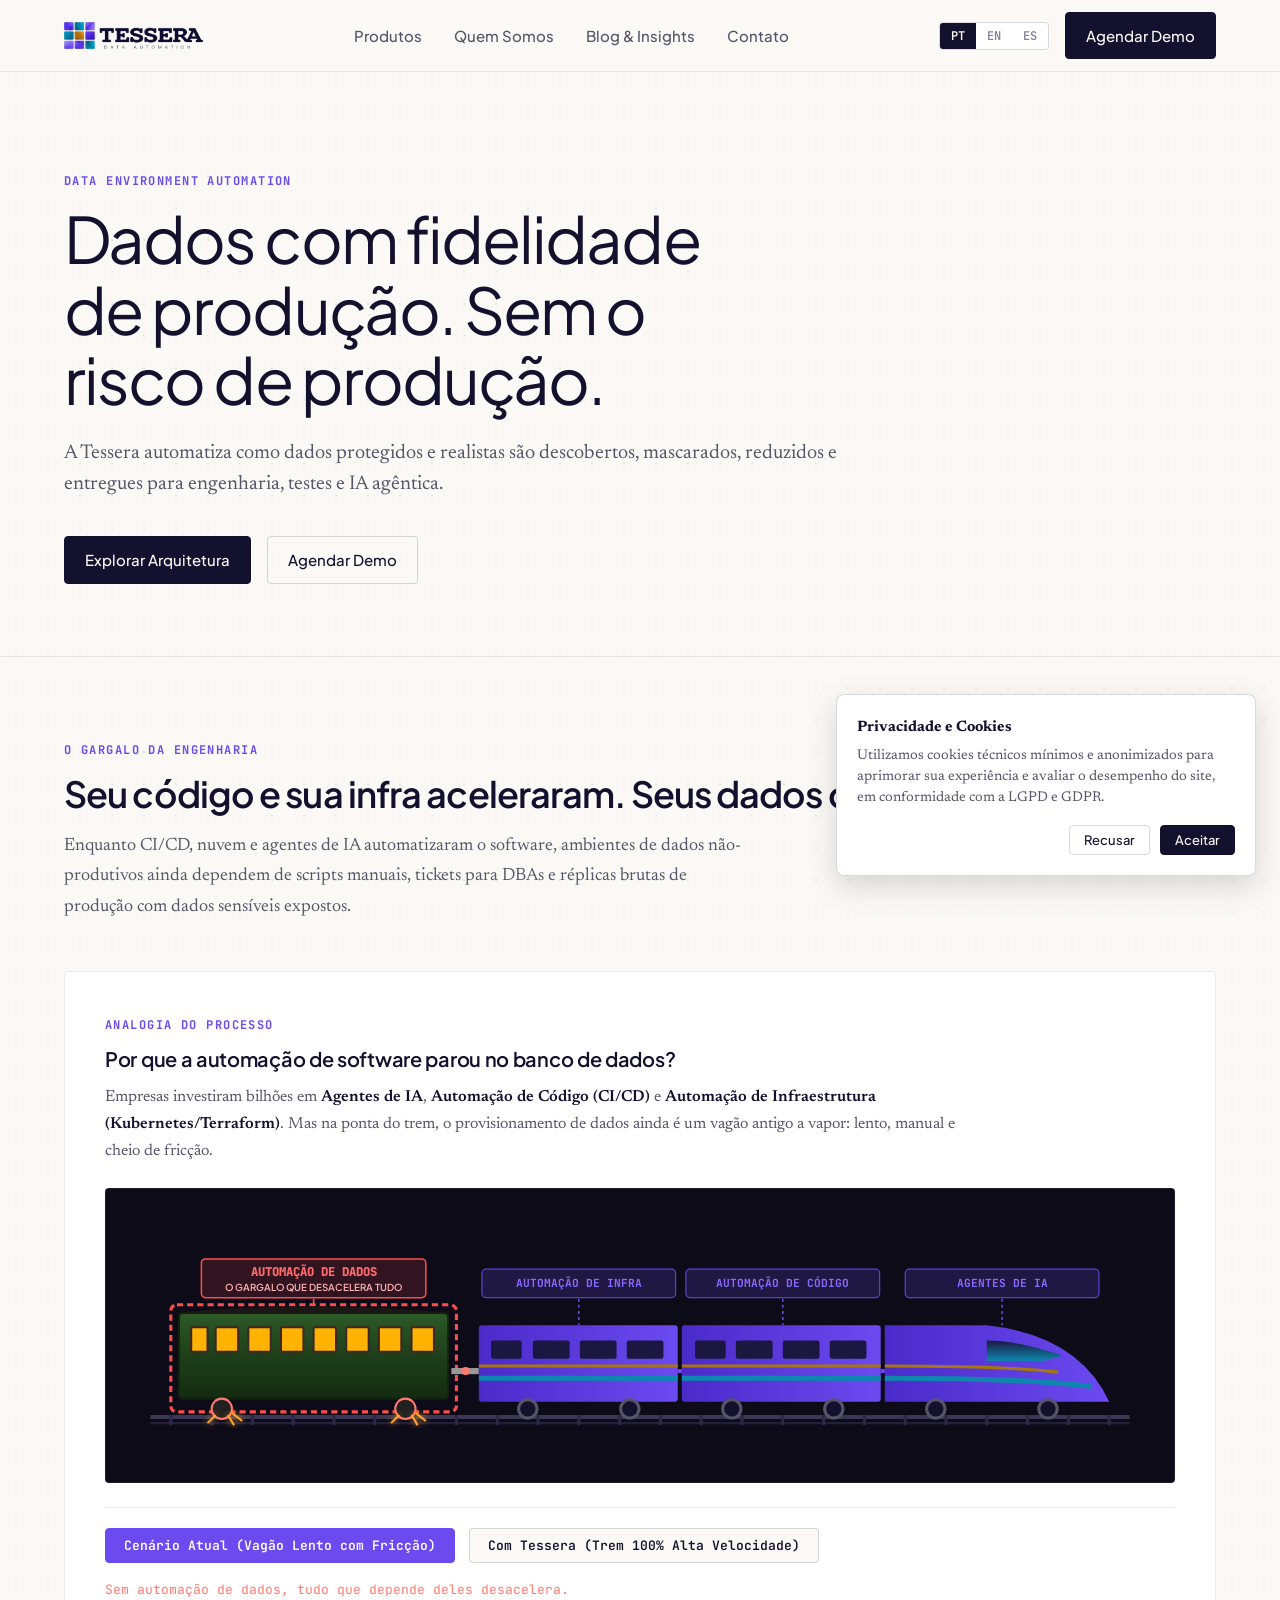
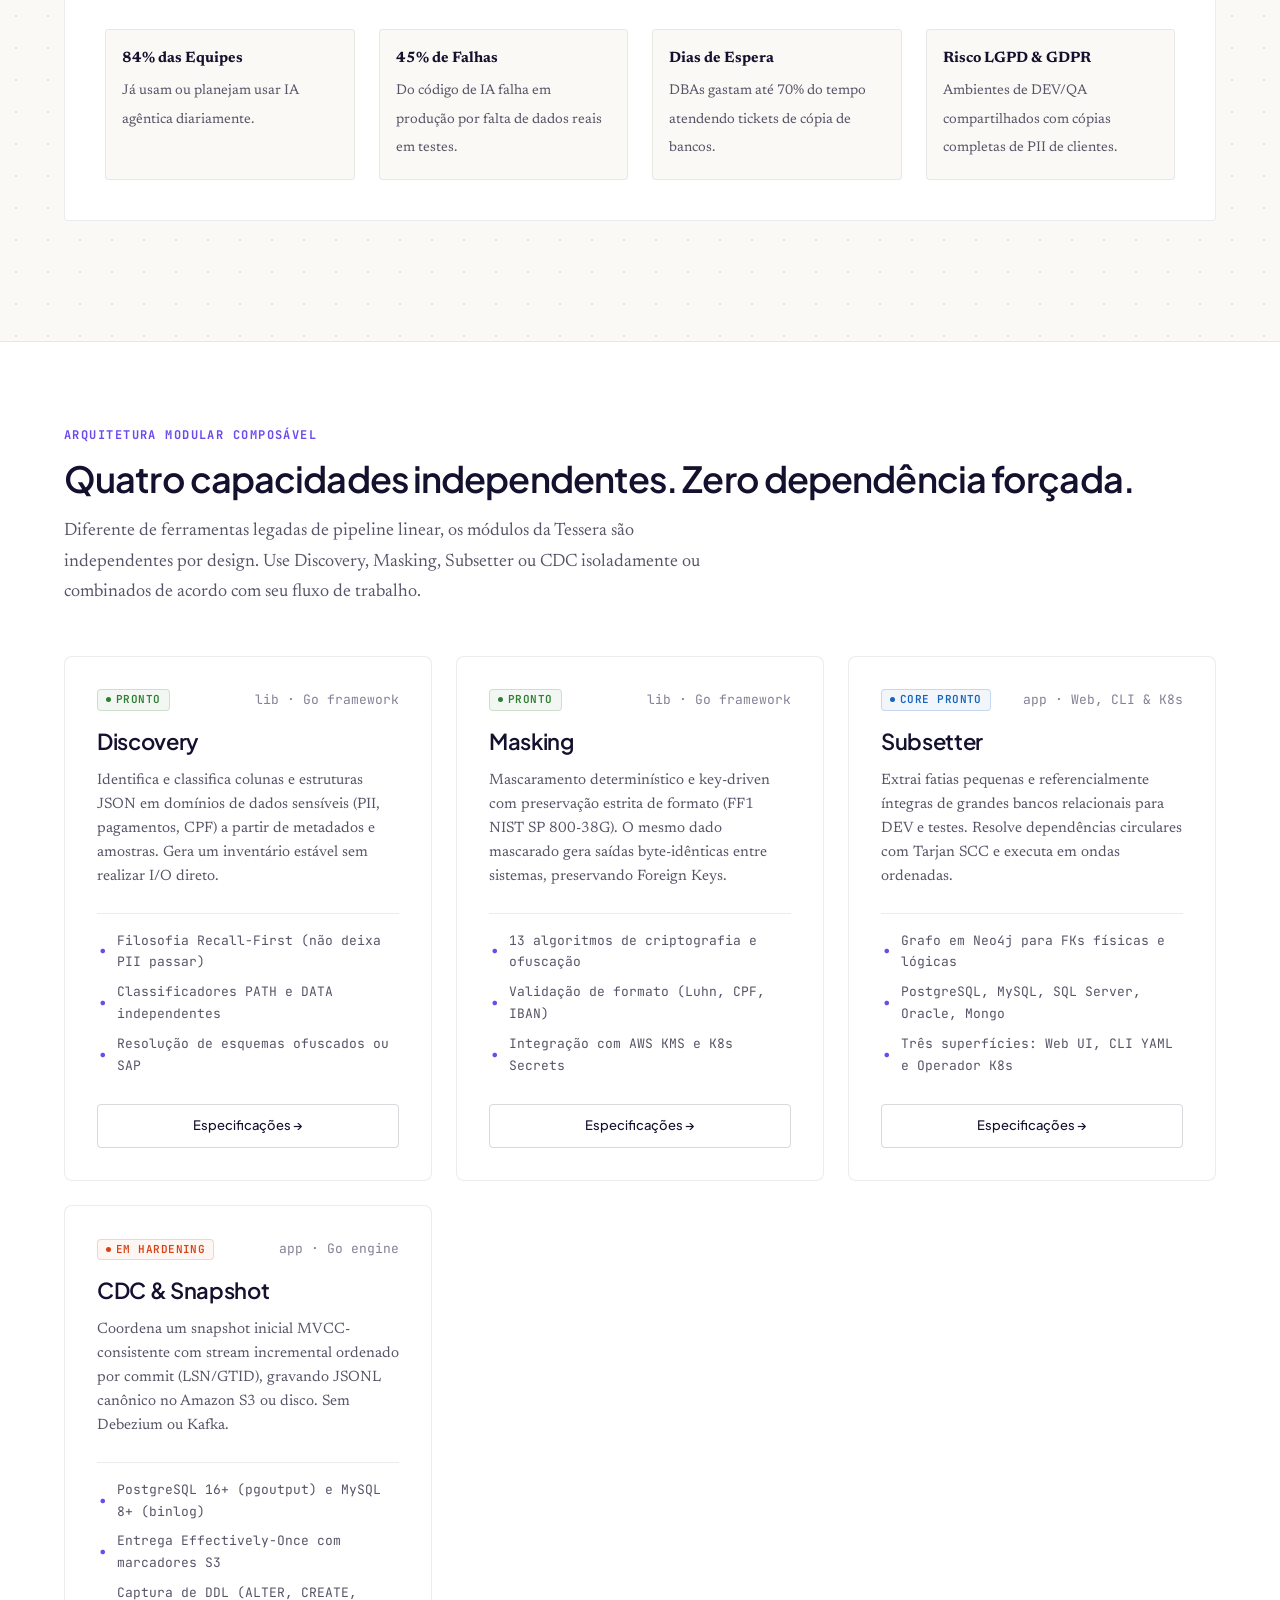
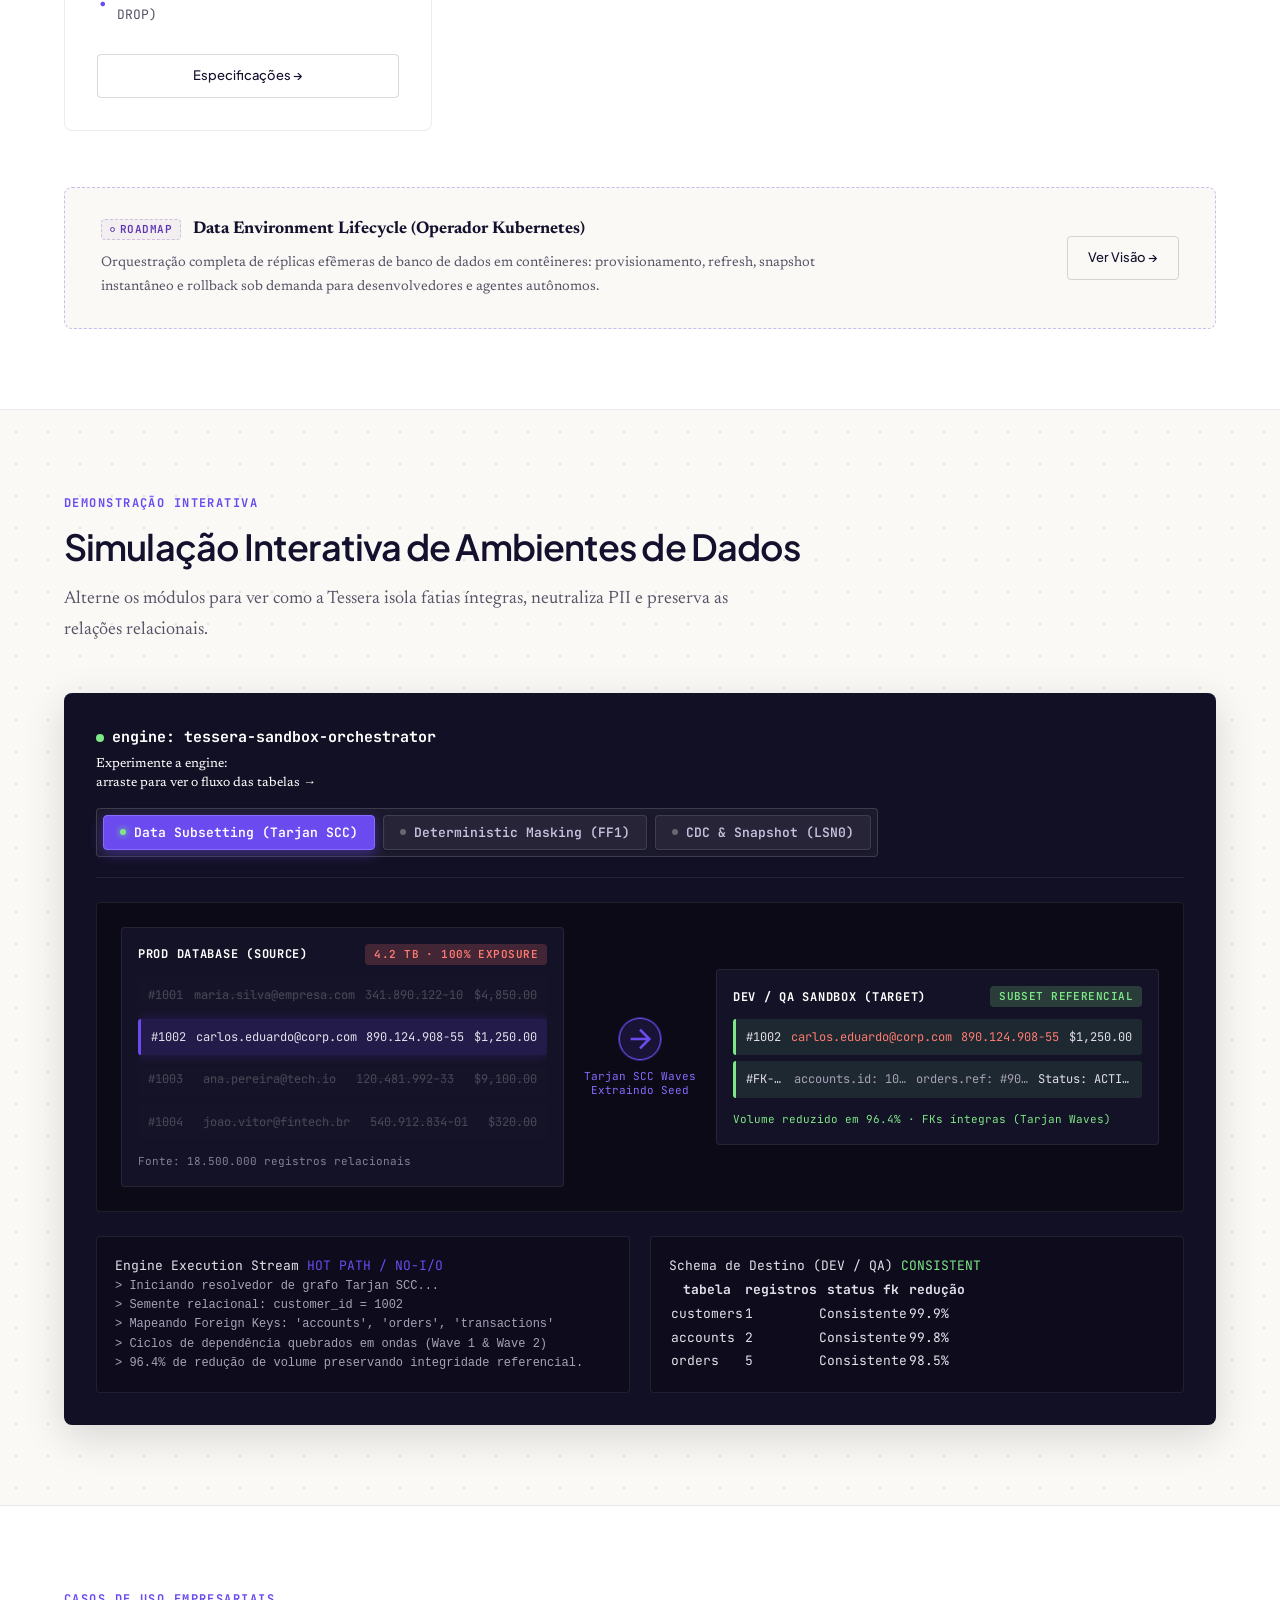
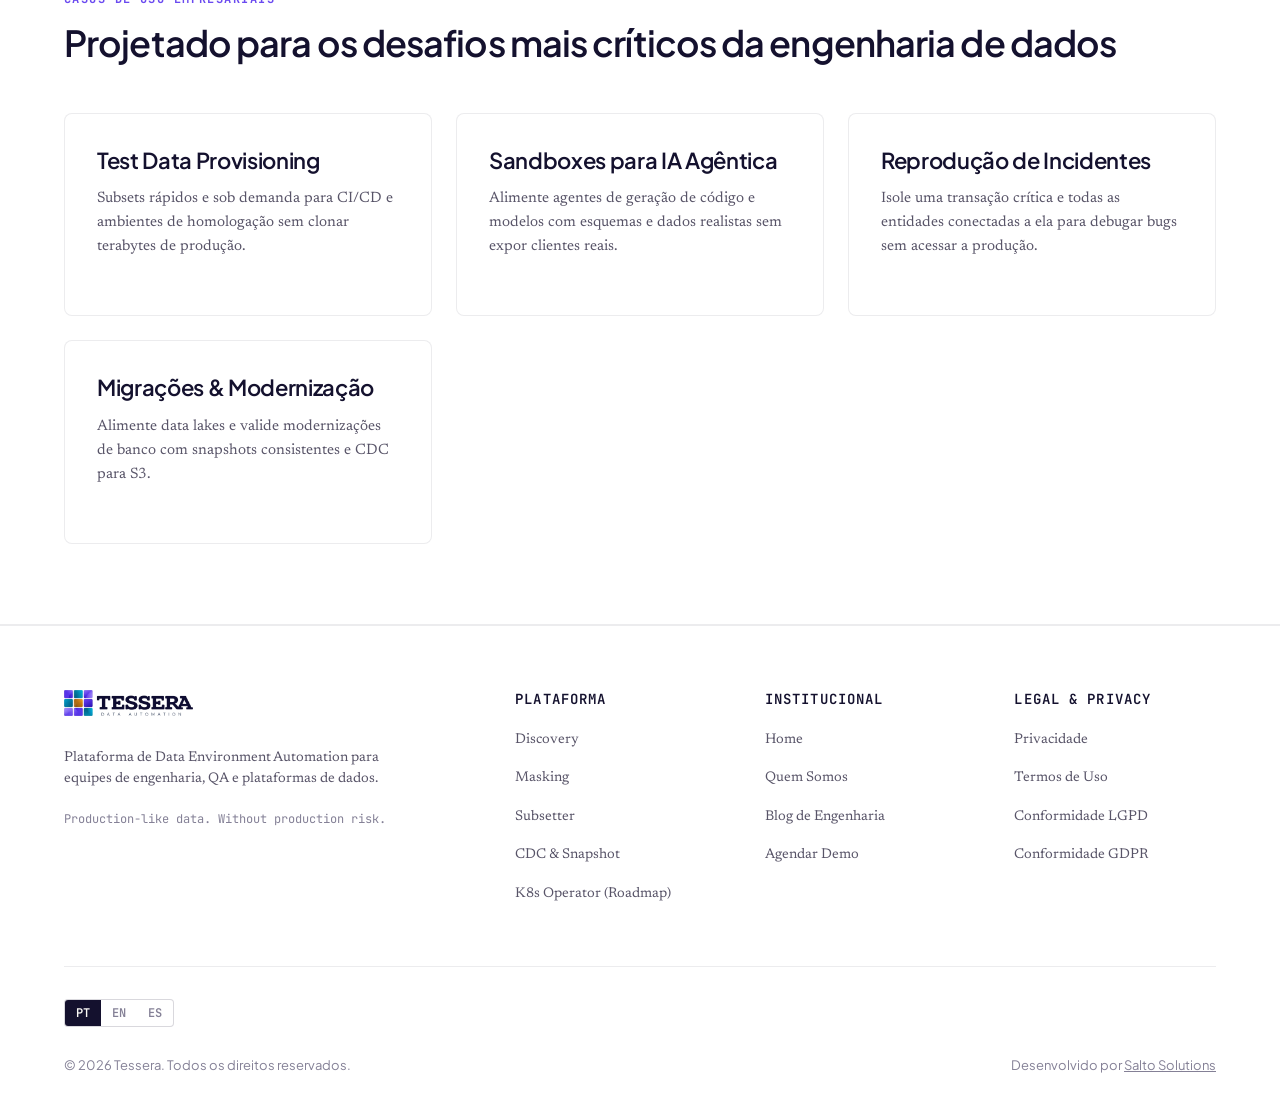
<file: public/index.html>
<!DOCTYPE html>
<html lang="pt-BR">
<head>
  <meta charset="UTF-8">
  <meta name="viewport" content="width=device-width, initial-scale=1.0">
  <title>Tessera — Data Environment Automation | Production-like Data Without Production Risk</title>
  
  <!-- SEO & Metatags -->
  <meta name="description" content="A Tessera automatiza ambientes de dados não-produtivos: descoberta de dados sensíveis, mascaramento determinístico, data subsetting referencial e CDC contínuo para engenharia e IA.">
  <meta name="keywords" content="data environment automation, data masking, data subsetting, PII discovery, CDC PostgreSQL, test data management, engenharia de dados, IA agêntica">
  <meta name="robots" content="index, follow">
  <link rel="canonical" href="https://tessera.com.br/">

  <!-- OpenGraph / Facebook / LinkedIn -->
  <meta property="og:type" content="website">
  <meta property="og:url" content="https://tessera.com.br/">
  <meta property="og:title" content="Tessera — Production-like data. Without production risk.">
  <meta property="og:description" content="Automação moderna do ciclo de vida de dados para engenharia de software, QA e agentes de IA.">
  <meta property="og:image" content="https://tessera.com.br/assets/og-image.svg">

  <!-- Twitter Cards -->
  <meta name="twitter:card" content="summary_large_image">
  <meta name="twitter:title" content="Tessera — Data Environment Automation">
  <meta name="twitter:description" content="Production-like data. Without production risk.">
  <meta name="twitter:image" content="https://tessera.com.br/assets/og-image.svg">

  <!-- Favicon -->
  <link rel="icon" type="image/svg+xml" href="favicon.svg">

  <!-- CSS & Fonts -->
  <link rel="preconnect" href="https://fonts.googleapis.com">
  <link rel="preconnect" href="https://fonts.gstatic.com" crossorigin>
  <link href="https://fonts.googleapis.com/css2?family=JetBrains+Mono:wght@400;500;600;700&family=Newsreader:ital,opsz,wght@0,6..72,400;0,6..72,500;0,6..72,600;1,6..72,400&family=Plus+Jakarta+Sans:wght@400;500;600;700&display=swap" rel="stylesheet">
  <link rel="stylesheet" href="assets/styles.css?v=20260910_17">

  <!-- Schema.org JSON-LD Structured Data (GEO / AEO) -->
  <script type="application/ld+json">
  {
    "@context": "https://schema.org",
    "@graph": [
      {
        "@type": "SoftwareApplication",
        "name": "Tessera",
        "applicationCategory": "DeveloperApplication",
        "operatingSystem": "Linux, macOS, Kubernetes",
        "description": "Enterprise platform for sensitive data discovery, deterministic format-preserving masking, referential data subsetting and change data capture.",
        "offers": {
          "@type": "Offer",
          "price": "0",
          "priceCurrency": "USD",
          "description": "Enterprise Demo on request"
        }
      },
      {
        "@type": "Organization",
        "name": "Tessera",
        "url": "https://tessera.com.br",
        "logo": "https://tessera.com.br/assets/tessera-symbol.svg"
      }
    ]
  }
  </script>
</head>
<body class="bg-grid-dots">

  <!-- Site Header -->
  <header class="site-header">
    <div class="container nav-wrapper">
      <a href="./" class="brand-logo" aria-label="Tessera Homepage">
        <img src="assets/tessera-logo-transparent.png" alt="Tessera Data Automation">
      </a>

      <!-- Mobile Backdrop Overlay (Anthropic Style) -->
      <div class="mobile-menu-backdrop" onclick="toggleMobileMenu()"></div>

      <nav class="main-nav">
        <a href="produtos/" data-i18n="nav_products">Produtos <span>&rarr;</span></a>
        <a href="quem-somos/" data-i18n="nav_about">Quem Somos <span>&rarr;</span></a>
        <a href="blog/" data-i18n="nav_blog">Blog &amp; Insights <span>&rarr;</span></a>
        <a href="contato/" data-i18n="nav_contact">Contato <span>&rarr;</span></a>
        
        <!-- Mobile Menu Footer with Language Switcher -->
        <div class="mobile-menu-footer">
          <span style="font-family: var(--font-mono); font-size: 0.75rem; color: var(--text-muted); letter-spacing: 0.05em; text-transform: uppercase;">Idioma / Language</span>
          <div class="lang-switch" role="group" aria-label="Language selector">
            <button class="lang-btn active" data-lang="pt" onclick="setLanguage('pt')">PT</button>
            <button class="lang-btn" data-lang="en" onclick="setLanguage('en')">EN</button>
          <button class="lang-btn" data-lang="es" onclick="setLanguage('es')">ES</button>
          </div>
        </div>
      </nav>

      <div class="nav-actions">
        <div class="lang-switch" role="group" aria-label="Language selector">
          <button class="lang-btn active" data-lang="pt" onclick="setLanguage('pt')">PT</button>
          <button class="lang-btn" data-lang="en" onclick="setLanguage('en')">EN</button>
          <button class="lang-btn" data-lang="es" onclick="setLanguage('es')">ES</button>
        </div>
        <a href="contato/" class="btn btn-primary" data-i18n="nav_demo">Agendar Demo</a>
        <button class="mobile-menu-btn" onclick="toggleMobileMenu()" aria-label="Abrir Menu de Navegação" aria-expanded="false">
          <svg width="22" height="22" viewBox="0 0 24 24" fill="none" stroke="currentColor" stroke-width="2" stroke-linecap="round">
            <line x1="3" y1="6" x2="21" y2="6"></line>
            <line x1="3" y1="12" x2="21" y2="12"></line>
            <line x1="3" y1="18" x2="21" y2="18"></line>
          </svg>
        </button>
      </div>
    </div>
  </header>

  <!-- Hero Section -->
  <section class="hero">
    <div class="container">
      <span class="eyebrow" data-i18n="eyebrow_hero">DATA ENVIRONMENT AUTOMATION</span>
      <h1 data-i18n="hero_title">Dados com fidelidade de produção. Sem o risco de produção.</h1>
      <p class="lead" data-i18n="hero_desc">
        A Tessera automatiza como dados realistas e protegidos são descobertos, mascarados, reduzidos e entregues para engenharia, QA, migrações e agentes de IA.
      </p>
      <div class="cta-group">
        <a href="produtos/" class="btn btn-primary" data-i18n="btn_explore">Explorar Arquitetura</a>
        <a href="contato/" class="btn btn-secondary" data-i18n="nav_demo">Agendar Demonstração Técnica</a>
      </div>
    </div>
  </section>

  <!-- The Engineering Bottleneck Section (Train Analogy) -->
  <section>
    <div class="container">
      <div class="section-header">
        <span class="eyebrow" data-i18n="problem_eyebrow">O GARGALO DA ENGENHARIA</span>
        <h2 data-i18n="problem_title">Seu código e sua infra aceleraram. Seus dados continuam lentos.</h2>
        <p data-i18n="problem_desc">
          Enquanto CI/CD, nuvem e agentes de IA automatizaram o software, ambientes de dados não-produtivos ainda dependem de scripts manuais, tickets para DBAs e réplicas brutas de produção com dados sensíveis expostos.
        </p>
      </div>

      <!-- Problem Presentation Box -->
      <div class="problem-box">
        <div style="margin-bottom: 12px;">
          <span class="eyebrow" style="margin-bottom: 6px;">ANALOGIA DO PROCESSO</span>
          <h3 style="font-size: 1.25rem; font-weight: 600; margin-top: 4px;">Por que a automação de software parou no banco de dados?</h3>
        </div>

        <p class="text-muted" style="font-size: 1rem; max-width: 860px; line-height: 1.68; margin-bottom: 24px;">
          Empresas investiram bilhões em <strong>Agentes de IA</strong>, <strong>Automação de Código (CI/CD)</strong> e <strong>Automação de Infraestrutura (Kubernetes/Terraform)</strong>. Mas na ponta do trem, o provisionamento de dados ainda é um vagão antigo a vapor: lento, manual e cheio de fricção.
        </p>

        <!-- Train SVG Illustration (Horizontal Train Moving Right, 100% Inline SVG for Instant 60fps Zero-Flicker State Switching) -->
        <div class="train-scroll-container" id="train-scroll-wrapper">
          <div class="train-scroll-inner">
            <svg id="train-combined-svg" xmlns="http://www.w3.org/2000/svg" viewBox="0 0 1000 240" width="100%" height="auto" style="display: block;">
              <defs>
                <linearGradient id="shinkansenBody" x1="0%" y1="0%" x2="100%" y2="0%">
                  <stop offset="0%" stop-color="#4A2AC9"/>
                  <stop offset="100%" stop-color="#6B4BF0"/>
                </linearGradient>
                <linearGradient id="speedGlass" x1="0%" y1="0%" x2="0%" y2="100%">
                  <stop offset="0%" stop-color="#1B1740"/>
                  <stop offset="100%" stop-color="#0E86AD"/>
                </linearGradient>
                <linearGradient id="rusticWood" x1="0%" y1="0%" x2="0%" y2="100%">
                  <stop offset="0%" stop-color="#2D5A27"/>
                  <stop offset="50%" stop-color="#1E3F1A"/>
                  <stop offset="100%" stop-color="#142B11"/>
                </linearGradient>
                <linearGradient id="tesseraDataCarriage" x1="0%" y1="0%" x2="100%" y2="0%">
                  <stop offset="0%" stop-color="#0E86AD"/>
                  <stop offset="100%" stop-color="#6B4BF0"/>
                </linearGradient>
                <filter id="brakeSparks" x="-20%" y="-20%" width="140%" height="140%">
                  <feGaussianBlur stdDeviation="3" result="blur"/>
                  <feMerge>
                    <feMergeNode in="blur"/>
                    <feMergeNode in="SourceGraphic"/>
                  </feMerge>
                </filter>
              </defs>

              <!-- Track / Ground Rail -->
              <line id="train-rail-primary" x1="20" y1="200" x2="980" y2="200" stroke="#3A3654" stroke-width="4"/>
              <line id="train-rail-secondary" x1="20" y1="206" x2="980" y2="206" stroke="#221F38" stroke-width="2"/>
              <!-- Sleepers / Ties -->
              <g stroke="#2C2846" stroke-width="3">
                <line x1="40" y1="198" x2="40" y2="208"/><line x1="80" y1="198" x2="80" y2="208"/>
                <line x1="120" y1="198" x2="120" y2="208"/><line x1="160" y1="198" x2="160" y2="208"/>
                <line x1="200" y1="198" x2="200" y2="208"/><line x1="240" y1="198" x2="240" y2="208"/>
                <line x1="280" y1="198" x2="280" y2="208"/><line x1="320" y1="198" x2="320" y2="208"/>
                <line x1="360" y1="198" x2="360" y2="208"/><line x1="400" y1="198" x2="400" y2="208"/>
                <line x1="440" y1="198" x2="440" y2="208"/><line x1="480" y1="198" x2="480" y2="208"/>
                <line x1="520" y1="198" x2="520" y2="208"/><line x1="560" y1="198" x2="560" y2="208"/>
                <line x1="600" y1="198" x2="600" y2="208"/><line x1="640" y1="198" x2="640" y2="208"/>
                <line x1="680" y1="198" x2="680" y2="208"/><line x1="720" y1="198" x2="720" y2="208"/>
                <line x1="760" y1="198" x2="760" y2="208"/><line x1="800" y1="198" x2="800" y2="208"/>
                <line x1="840" y1="198" x2="840" y2="208"/><line x1="880" y1="198" x2="880" y2="208"/>
                <line x1="920" y1="198" x2="920" y2="208"/><line x1="960" y1="198" x2="960" y2="208"/>
              </g>

              <!-- ================= CARRIAGE 4: STATE 1 - THE BOTTLENECK (VISIBLE BY DEFAULT) ================= -->
              <g id="train-state-bottleneck" style="transition: opacity 0.2s ease;">
                <!-- Red Alert Box Framing the Problem -->
                <rect x="40" y="90" width="280" height="105" rx="6" fill="none" stroke="#FF4D4D" stroke-width="3" stroke-dasharray="6,4"/>
                
                <!-- Old Rustic Wooden Car Body -->
                <rect x="48" y="98" width="264" height="84" rx="4" fill="url(#rusticWood)" stroke="#11220F" stroke-width="2"/>
                <!-- Arched Roof -->
                <path d="M 45 98 Q 180 85 315 98 Z" fill="#1B1715"/>
                
                <!-- Glowing Old Lantern Windows with Bars -->
                <g fill="#FFB300" stroke="#3E2723" stroke-width="2">
                  <rect x="60" y="112" width="16" height="24" rx="1"/>
                  <rect x="84" y="112" width="22" height="24" rx="1"/>
                  <rect x="116" y="112" width="22" height="24" rx="1"/>
                  <rect x="148" y="112" width="22" height="24" rx="1"/>
                  <rect x="180" y="112" width="22" height="24" rx="1"/>
                  <rect x="212" y="112" width="22" height="24" rx="1"/>
                  <rect x="244" y="112" width="22" height="24" rx="1"/>
                  <rect x="276" y="112" width="22" height="24" rx="1"/>
                </g>

                <!-- Heavy Cast Iron Wheels with Friction Brake Sparks -->
                <circle cx="90" cy="192" r="10" fill="#212121" stroke="#FF7B72" stroke-width="2"/>
                <circle cx="270" cy="192" r="10" fill="#212121" stroke="#FF7B72" stroke-width="2"/>

                <!-- Friction Sparks Under Wheels -->
                <g filter="url(#brakeSparks)">
                  <path d="M 100 196 L 110 204 M 96 198 L 102 208 M 84 198 L 76 206" stroke="#FFA726" stroke-width="2"/>
                  <path d="M 280 196 L 290 204 M 276 198 L 282 208 M 264 198 L 256 206" stroke="#FFA726" stroke-width="2"/>
                </g>

                <!-- Bottleneck Warning Label -->
                <rect x="70" y="45" width="220" height="38" rx="4" fill="rgba(255, 77, 77, 0.15)" stroke="#FF4D4D" stroke-width="1.5"/>
                <text x="180" y="62" font-family="'JetBrains Mono', monospace" font-size="12" font-weight="800" fill="#FF6B6B" text-anchor="middle">AUTOMAÇÃO DE DADOS</text>
                <text x="180" y="76" font-family="'Plus Jakarta Sans', sans-serif" font-size="9.5" font-weight="600" fill="#FFB4B4" text-anchor="middle">O GARGALO QUE DESACELERA TUDO</text>
                <line x1="180" y1="84" x2="180" y2="90" stroke="#FF4D4D" stroke-width="1.5"/>

                <!-- Heavy Iron Hitch Coupling Under Strain -->
                <line x1="315" y1="155" x2="342" y2="155" stroke="#999" stroke-width="6"/>
                <circle cx="329" cy="155" r="4" fill="#FF7B72"/>
              </g>

              <!-- ================= CARRIAGE 4: STATE 2 - TESSERA HIGH-SPEED CARRIAGE (HIDDEN INITIALLY) ================= -->
              <g id="train-state-tessera" style="display: none; opacity: 0; transition: opacity 0.2s ease;">
                <rect x="40" y="110" width="280" height="75" rx="4" fill="url(#tesseraDataCarriage)"/>
                
                <!-- Modern Aerodynamic Glass -->
                <rect x="56" y="125" width="48" height="18" rx="2" fill="#14112E"/>
                <rect x="114" y="125" width="48" height="18" rx="2" fill="#14112E"/>
                <rect x="172" y="125" width="48" height="18" rx="2" fill="#14112E"/>
                <rect x="230" y="125" width="48" height="18" rx="2" fill="#14112E"/>
                
                <!-- Speed Lines -->
                <line x1="40" y1="162" x2="320" y2="162" stroke="#7EE787" stroke-width="4"/>
                <line x1="40" y1="152" x2="320" y2="152" stroke="#A9760C" stroke-width="2"/>

                <!-- High Performance Low Friction Wheels -->
                <circle cx="100" cy="192" r="9" fill="#14112E" stroke="#7EE787" stroke-width="3"/>
                <circle cx="260" cy="192" r="9" fill="#14112E" stroke="#7EE787" stroke-width="3"/>

                <!-- Tessera Logo Tag on the Carriage -->
                <g transform="translate(285, 126)">
                  <rect x="0" y="0" width="4" height="4" fill="#6B4BF0"/>
                  <rect x="6" y="0" width="4" height="4" fill="#0E86AD"/>
                  <rect x="12" y="0" width="4" height="4" fill="#8A6BFF"/>
                  <rect x="0" y="6" width="4" height="4" fill="#0E86AD"/>
                  <rect x="6" y="6" width="4" height="4" fill="#A9760C"/>
                  <rect x="12" y="6" width="4" height="4" fill="#6B4BF0"/>
                  <rect x="0" y="12" width="4" height="4" fill="#8A6BFF"/>
                  <rect x="6" y="12" width="4" height="4" fill="#6B4BF0"/>
                  <rect x="12" y="12" width="4" height="4" fill="#0E86AD"/>
                </g>

                <!-- Success Badge -->
                <rect x="70" y="45" width="220" height="38" rx="4" fill="rgba(126, 231, 135, 0.15)" stroke="#7EE787" stroke-width="1.5"/>
                <text x="180" y="62" font-family="'JetBrains Mono', monospace" font-size="12" font-weight="800" fill="#7EE787" text-anchor="middle">TESSERA DATA AUTOMATION</text>
                <text x="180" y="76" font-family="'Plus Jakarta Sans', sans-serif" font-size="9.5" font-weight="600" fill="#E2E1EA" text-anchor="middle">VELOCIDADE MÁXIMA ALINHADA</text>
                <line x1="180" y1="84" x2="180" y2="110" stroke="#7EE787" stroke-width="1.5"/>

                <!-- Modern Coupling -->
                <line x1="320" y1="155" x2="342" y2="155" stroke="#0E86AD" stroke-width="8"/>
              </g>

              <!-- ================= CARRIAGE 3: HIGH SPEED INFRA AUTOMATION ================= -->
              <g class="bullet-train-mid2">
                <rect x="342" y="110" width="195" height="75" rx="3" fill="url(#shinkansenBody)"/>
                <rect x="354" y="125" width="30" height="18" rx="2" fill="#1B1740"/>
                <rect x="395" y="125" width="36" height="18" rx="2" fill="#1B1740"/>
                <rect x="441" y="125" width="36" height="18" rx="2" fill="#1B1740"/>
                <rect x="487" y="125" width="36" height="18" rx="2" fill="#1B1740"/>
                <line x1="342" y1="162" x2="537" y2="162" stroke="#0E86AD" stroke-width="5"/>
                <line x1="342" y1="150" x2="537" y2="150" stroke="#A9760C" stroke-width="3"/>
                <circle cx="390" cy="192" r="9" fill="#14112E" stroke="#585468" stroke-width="3"/>
                <circle cx="490" cy="192" r="9" fill="#14112E" stroke="#585468" stroke-width="3"/>
                <rect x="345" y="55" width="190" height="28" rx="4" fill="rgba(107, 75, 240, 0.2)" stroke="#6B4BF0" stroke-width="1"/>
                <text x="440" y="73" font-family="'JetBrains Mono', monospace" font-size="11" font-weight="700" fill="#8A6BFF" text-anchor="middle">AUTOMAÇÃO DE INFRA</text>
                <line x1="440" y1="84" x2="440" y2="110" stroke="#6B4BF0" stroke-width="1.5" stroke-dasharray="3,3"/>
              </g>

              <!-- High speed coupling -->
              <line x1="537" y1="155" x2="541" y2="155" stroke="#6B4BF0" stroke-width="4"/>

              <!-- ================= CARRIAGE 2: HIGH SPEED CODE AUTOMATION ================= -->
              <g class="bullet-train-mid1">
                <rect x="541" y="110" width="195" height="75" rx="3" fill="url(#shinkansenBody)"/>
                <rect x="554" y="125" width="30" height="18" rx="2" fill="#1B1740"/>
                <rect x="594" y="125" width="36" height="18" rx="2" fill="#1B1740"/>
                <rect x="640" y="125" width="36" height="18" rx="2" fill="#1B1740"/>
                <rect x="686" y="125" width="36" height="18" rx="2" fill="#1B1740"/>
                <line x1="541" y1="162" x2="736" y2="162" stroke="#0E86AD" stroke-width="5"/>
                <line x1="541" y1="150" x2="736" y2="150" stroke="#A9760C" stroke-width="3"/>
                <circle cx="590" cy="192" r="9" fill="#14112E" stroke="#585468" stroke-width="3"/>
                <circle cx="690" cy="192" r="9" fill="#14112E" stroke="#585468" stroke-width="3"/>
                <rect x="545" y="55" width="190" height="28" rx="4" fill="rgba(107, 75, 240, 0.2)" stroke="#6B4BF0" stroke-width="1"/>
                <text x="640" y="73" font-family="'JetBrains Mono', monospace" font-size="11" font-weight="700" fill="#8A6BFF" text-anchor="middle">AUTOMAÇÃO DE CÓDIGO</text>
                <line x1="640" y1="84" x2="640" y2="110" stroke="#6B4BF0" stroke-width="1.5" stroke-dasharray="3,3"/>
              </g>

              <!-- High speed coupling -->
              <line x1="736" y1="155" x2="740" y2="155" stroke="#6B4BF0" stroke-width="4"/>

              <!-- ================= CARRIAGE 1: HIGH SPEED BULLET TRAIN ENGINE (MOVING TO THE RIGHT) ================= -->
              <g class="bullet-train-lead">
                <path d="M 740 185 L 860 185 L 960 185 Q 930 120 840 110 L 740 110 Z" fill="url(#shinkansenBody)"/>
                <path d="M 840 125 Q 870 125 915 140 L 895 145 L 840 145 Z" fill="url(#speedGlass)"/>
                <path d="M 740 162 Q 880 162 942 170" stroke="#0E86AD" stroke-width="5" fill="none"/>
                <path d="M 740 150 Q 860 150 910 156" stroke="#A9760C" stroke-width="3" fill="none"/>
                <circle cx="790" cy="192" r="9" fill="#14112E" stroke="#585468" stroke-width="3"/>
                <circle cx="900" cy="192" r="9" fill="#14112E" stroke="#585468" stroke-width="3"/>
                <rect x="760" y="55" width="190" height="28" rx="4" fill="rgba(107, 75, 240, 0.2)" stroke="#6B4BF0" stroke-width="1"/>
                <text x="855" y="73" font-family="'JetBrains Mono', monospace" font-size="11" font-weight="700" fill="#8A6BFF" text-anchor="middle">AGENTES DE IA</text>
                <line x1="855" y1="84" x2="855" y2="110" stroke="#6B4BF0" stroke-width="1.5" stroke-dasharray="3,3"/>
              </g>
            </svg>
          </div>
        </div>

        <!-- Mobile swipe/drag hint -->
        <div class="train-mobile-hint">
          <svg width="16" height="16" viewBox="0 0 24 24" fill="none" stroke="currentColor" stroke-width="2" stroke-linecap="round">
            <line x1="5" y1="12" x2="19" y2="12"></line>
            <polyline points="12 5 19 12 12 19"></polyline>
          </svg>
          <span>Deslize para a direita para ver os vagões anteriores</span>
        </div>

        <!-- Interactive State Toggle for Train (No emojis, clean technical styling) -->
        <div class="train-interactive-controls">
          <div class="train-button-group">
            <button class="train-toggle-btn active" id="btn-train-bottleneck" onclick="setTrainState('bottleneck')">
              Cenário Atual (Vagão Lento com Fricção)
            </button>
            <button class="train-toggle-btn" id="btn-train-tessera" onclick="setTrainState('tessera')">
              Com Tessera (Trem 100% Alta Velocidade)
            </button>
          </div>
          <span id="train-feedback-text" style="font-family: var(--font-mono); font-size: 0.8125rem; color: #FF7B72;">
            Sem automação de dados, tudo que depende deles desacelera.
          </span>
        </div>

        <div class="problem-grid" style="margin-top: 28px;">
          <div class="problem-item">
            <strong>84% das Equipes</strong>
            <span>Já usam ou planejam usar IA agêntica diariamente.</span>
          </div>
          <div class="problem-item">
            <strong>45% de Falhas</strong>
            <span>Do código de IA falha em produção por falta de dados reais em testes.</span>
          </div>
          <div class="problem-item">
            <strong>Dias de Espera</strong>
            <span>DBAs gastam até 70% do tempo atendendo tickets de cópia de bancos.</span>
          </div>
          <div class="problem-item">
            <strong>Risco LGPD &amp; GDPR</strong>
            <span>Ambientes de DEV/QA compartilhados com cópias completas de PII de clientes.</span>
          </div>
        </div>
      </div>
    </div>
  </section>

  <!-- Composable Capabilities (Non-Linear Architecture) -->
  <section style="background: var(--bg-secondary);">
    <div class="container">
      <div class="section-header">
        <span class="eyebrow">ARQUITETURA MODULAR COMPOSÁVEL</span>
        <h2 class="font-title">Quatro capacidades independentes. Zero dependência forçada.</h2>
        <p>
          Diferente de ferramentas legadas de pipeline linear, os módulos da Tessera são independentes por design. Use Discovery, Masking, Subsetter ou CDC isoladamente ou combinados de acordo com seu fluxo de trabalho.
        </p>
      </div>

      <div class="cards-grid">
        <!-- 1. Discovery -->
        <div class="product-card">
          <div class="card-top">
            <span class="badge badge-ready">PRONTO</span>
            <span class="card-code">lib · Go framework</span>
          </div>
          <h3>Discovery</h3>
          <p>
            Identifica e classifica colunas e estruturas JSON em domínios de dados sensíveis (PII, pagamentos, CPF) a partir de metadados e amostras. Gera um inventário estável sem realizar I/O direto.
          </p>
          <ul class="card-features">
            <li>Filosofia Recall-First (não deixa PII passar)</li>
            <li>Classificadores PATH e DATA independentes</li>
            <li>Resolução de esquemas ofuscados ou SAP</li>
          </ul>
          <a href="produtos/#discovery" class="btn btn-secondary" style="font-size: 0.8125rem;">Especificações &rarr;</a>
        </div>

        <!-- 2. Masking -->
        <div class="product-card">
          <div class="card-top">
            <span class="badge badge-ready">PRONTO</span>
            <span class="card-code">lib · Go framework</span>
          </div>
          <h3>Masking</h3>
          <p>
            Mascaramento determinístico e key-driven com preservação estrita de formato (FF1 NIST SP 800-38G). O mesmo dado mascarado gera saídas byte-idênticas entre sistemas, preservando Foreign Keys.
          </p>
          <ul class="card-features">
            <li>13 algoritmos de criptografia e ofuscação</li>
            <li>Validação de formato (Luhn, CPF, IBAN)</li>
            <li>Integração com AWS KMS e K8s Secrets</li>
          </ul>
          <a href="produtos/#masking" class="btn btn-secondary" style="font-size: 0.8125rem;">Especificações &rarr;</a>
        </div>

        <!-- 3. Subsetter -->
        <div class="product-card">
          <div class="card-top">
            <span class="badge badge-core">CORE PRONTO</span>
            <span class="card-code">app · Web, CLI &amp; K8s</span>
          </div>
          <h3>Subsetter</h3>
          <p>
            Extrai fatias pequenas e referencialmente íntegras de grandes bancos relacionais para DEV e testes. Resolve dependências circulares com Tarjan SCC e executa em ondas ordenadas.
          </p>
          <ul class="card-features">
            <li>Grafo em Neo4j para FKs físicas e lógicas</li>
            <li>PostgreSQL, MySQL, SQL Server, Oracle, Mongo</li>
            <li>Três superfícies: Web UI, CLI YAML e Operador K8s</li>
          </ul>
          <a href="produtos/#subsetter" class="btn btn-secondary" style="font-size: 0.8125rem;">Especificações &rarr;</a>
        </div>

        <!-- 4. CDC & Snapshot -->
        <div class="product-card">
          <div class="card-top">
            <span class="badge badge-hardening">EM HARDENING</span>
            <span class="card-code">app · Go engine</span>
          </div>
          <h3>CDC &amp; Snapshot</h3>
          <p>
            Coordena um snapshot inicial MVCC-consistente com stream incremental ordenado por commit (LSN/GTID), gravando JSONL canônico no Amazon S3 ou disco. Sem Debezium ou Kafka.
          </p>
          <ul class="card-features">
            <li>PostgreSQL 16+ (pgoutput) e MySQL 8+ (binlog)</li>
            <li>Entrega Effectively-Once com marcadores S3</li>
            <li>Captura de DDL (ALTER, CREATE, DROP)</li>
          </ul>
          <a href="produtos/#cdc" class="btn btn-secondary" style="font-size: 0.8125rem;">Especificações &rarr;</a>
        </div>
      </div>

      <!-- Roadmap Box -->
      <div class="roadmap-card">
        <div>
          <div style="display: flex; align-items: center; gap: 12px; margin-bottom: 8px;">
            <span class="badge badge-roadmap">ROADMAP</span>
            <strong style="font-size: 1.0625rem;">Data Environment Lifecycle (Operador Kubernetes)</strong>
          </div>
          <p class="text-muted" style="font-size: 0.875rem; max-width: 750px;">
            Orquestração completa de réplicas efêmeras de banco de dados em contêineres: provisionamento, refresh, snapshot instantâneo e rollback sob demanda para desenvolvedores e agentes autônomos.
          </p>
        </div>
        <a href="produtos/#lifecycle" class="btn btn-secondary" style="font-size: 0.8125rem;">Ver Visão &rarr;</a>
      </div>
    </div>
  </section>

  <!-- Interactive Data Showcase (Tonic Benchmark Reinterpreted) -->
  <section>
    <div class="container">
      <div class="section-header">
        <span class="eyebrow">DEMONSTRAÇÃO INTERATIVA</span>
        <h2 class="font-title" data-i18n="demo_title">Simulação Interativa de Ambientes de Dados</h2>
        <p data-i18n="demo_desc">
          Alterne os módulos para ver como a Tessera isola fatias íntegras, neutraliza PII e preserva as relações relacionais.
        </p>
      </div>

      <div class="demo-container">
        <div class="demo-header">
          <div>
            <div style="display: flex; align-items: center; gap: 8px;">
              <span class="status-pulse"></span>
              <strong style="font-family: var(--font-mono); font-size: 0.9375rem; color: #FFFFFF;">engine: tessera-sandbox-orchestrator</strong>
            </div>
            <span style="font-size: 0.8125rem; color: #FFFFFF; display: block; margin-top: 5px; line-height: 1.4;">
              Experimente a engine:<br>
              arraste para ver o fluxo das tabelas &rarr;
            </span>
          </div>

          <div class="demo-tabs">
            <button class="demo-tab-btn active" data-module="subset" onclick="setDemoTab('subset')">Data Subsetting (Tarjan SCC)</button>
            <button class="demo-tab-btn" data-module="mask" onclick="setDemoTab('mask')">Deterministic Masking (FF1)</button>
            <button class="demo-tab-btn" data-module="cdc" onclick="setDemoTab('cdc')">CDC &amp; Snapshot (LSN0)</button>
          </div>
        </div>

        <!-- Animated Graphical Transformation Visualizer -->
        <div class="visual-pipeline">
          <div class="pipeline-card">
            <div class="pipeline-title">
              <span>PROD DATABASE (SOURCE)</span>
              <span class="badge" style="background: rgba(255,123,114,0.2); color: #FF7B72;">4.2 TB · 100% EXPOSURE</span>
            </div>
            <div class="pipeline-db-view">
              <div class="row-item row-excluded">
                <span class="col-id">#1001</span>
                <span class="col-pii">maria.silva@empresa.com</span>
                <span class="col-cpf">341.890.122-10</span>
                <span class="col-amt">$4,850.00</span>
              </div>
              <div class="row-item row-active" id="source-row-highlight">
                <span class="col-id">#1002</span>
                <span class="col-pii">carlos.eduardo@corp.com</span>
                <span class="col-cpf">890.124.908-55</span>
                <span class="col-amt">$1,250.00</span>
              </div>
              <div class="row-item row-excluded">
                <span class="col-id">#1003</span>
                <span class="col-pii">ana.pereira@tech.io</span>
                <span class="col-cpf">120.481.992-33</span>
                <span class="col-amt">$9,100.00</span>
              </div>
              <div class="row-item row-excluded">
                <span class="col-id">#1004</span>
                <span class="col-pii">joao.vitor@fintech.br</span>
                <span class="col-cpf">540.912.834-01</span>
                <span class="col-amt">$320.00</span>
              </div>
            </div>
            <div class="pipeline-stat" id="source-stat-text">Fonte: 18.500.000 registros relacionais</div>
          </div>

          <div class="pipeline-connector">
            <div class="flow-arrow">
              <span class="flow-pulse"></span>
              <svg width="32" height="32" viewBox="0 0 24 24" fill="none" stroke="#6B4BF0" stroke-width="2">
                <path d="M5 12h14M12 5l7 7-7 7"/>
              </svg>
            </div>
            <span class="flow-label" id="flow-label-text">Tarjan Waves Extraindo Seed</span>
          </div>

          <div class="pipeline-card pipeline-target">
            <div class="pipeline-title">
              <span>DEV / QA SANDBOX (TARGET)</span>
              <span class="badge" style="background: rgba(126,231,135,0.2); color: #7EE787;" id="target-badge">REFERENTIAL &amp; SAFE</span>
            </div>
            <div class="pipeline-db-view" id="target-db-view">
              <!-- Dynamically populated with smooth transitions -->
            </div>
            <div class="pipeline-stat" id="target-stat-text" style="color: #7EE787;">Volume reduzido em 96.4% · Integridade de FKs 100% preservada</div>
          </div>
        </div>

        <div class="demo-body" style="margin-top: 24px;">
          <!-- Execution Log -->
          <div class="code-panel">
            <div class="code-panel-header">
              <span>Engine Execution Stream</span>
              <span style="color: #6B4BF0;">HOT PATH / NO-I/O</span>
            </div>
            <pre id="demo-log" style="color: #A6A3B8; line-height: 1.6; font-size: 0.75rem; white-space: pre-wrap; margin: 0;"></pre>
          </div>

          <!-- Target Output JSON/Schema -->
          <div class="code-panel">
            <div class="code-panel-header">
              <span id="output-panel-title">Target Schema Verification</span>
              <span style="color: #7EE787;" id="output-panel-status">CONSISTENT</span>
            </div>
            <div id="demo-target-output"></div>
          </div>
        </div>
      </div>
    </div>
  </section>

  <!-- Use Cases -->
  <section style="background: var(--bg-secondary);">
    <div class="container">
      <div class="section-header">
        <span class="eyebrow">CASOS DE USO EMPRESARIAIS</span>
        <h2 class="font-title">Projetado para os desafios mais críticos da engenharia de dados</h2>
      </div>

      <div class="cards-grid">
        <div class="product-card">
          <h3>Test Data Provisioning</h3>
          <p>Subsets rápidos e sob demanda para CI/CD e ambientes de homologação sem clonar terabytes de produção.</p>
        </div>
        <div class="product-card">
          <h3>Sandboxes para IA Agêntica</h3>
          <p>Alimente agentes de geração de código e modelos com esquemas e dados realistas sem expor clientes reais.</p>
        </div>
        <div class="product-card">
          <h3>Reprodução de Incidentes</h3>
          <p>Isole uma transação crítica e todas as entidades conectadas a ela para debugar bugs sem acessar a produção.</p>
        </div>
        <div class="product-card">
          <h3>Migrações &amp; Modernização</h3>
          <p>Alimente data lakes e valide modernizações de banco com snapshots consistentes e CDC para S3.</p>
        </div>
      </div>
    </div>
  </section>

  <!-- Site Footer -->
  <footer class="site-footer">
    <div class="container">
      <div class="footer-grid">
        <div class="footer-col">
          <div style="display: flex; align-items: center; gap: 10px; margin-bottom: 16px;">
            <img src="assets/tessera-logo-transparent.png" alt="Tessera" style="height: 28px; width: auto; display: block;">
          </div>
          <p style="font-size: 0.875rem; color: var(--text-secondary); max-width: 320px; line-height: 1.5; margin-bottom: 16px;">
            Plataforma de Data Environment Automation para equipes de engenharia, QA e plataformas de dados.
          </p>
          <span style="font-family: var(--font-mono); font-size: 0.75rem; color: var(--text-muted);">
            Production-like data. Without production risk.
          </span>
        </div>

        <div class="footer-col">
          <h4>Plataforma</h4>
          <ul>
            <li><a href="produtos/#discovery">Discovery</a></li>
            <li><a href="produtos/#masking">Masking</a></li>
            <li><a href="produtos/#subsetter">Subsetter</a></li>
            <li><a href="produtos/#cdc">CDC &amp; Snapshot</a></li>
            <li><a href="produtos/#lifecycle">K8s Operator (Roadmap)</a></li>
          </ul>
        </div>

        <div class="footer-col">
          <h4>Institucional</h4>
          <ul>
            <li><a href="./">Home</a></li>
            <li><a href="quem-somos/">Quem Somos</a></li>
            <li><a href="blog/">Blog de Engenharia</a></li>
            <li><a href="contato/">Agendar Demo</a></li>
          </ul>
        </div>

        <div class="footer-col">
          <h4>Legal &amp; Privacy</h4>
          <ul>
            <li><a href="privacidade/">Privacidade</a></li>
            <li><a href="termos/">Termos de Uso</a></li>
            <li><a href="privacidade/#lgpd">Conformidade LGPD</a></li>
            <li><a href="privacidade/#gdpr">Conformidade GDPR</a></li>
          </ul>
        </div>
      </div>

      <div class="footer-bottom">
        <div style="width: 100%; display: flex; align-items: center; justify-content: space-between; flex-wrap: wrap; gap: 16px;">
          <div class="lang-switch" role="group" aria-label="Language selector">
            <button class="lang-btn active" data-lang="pt" onclick="setLanguage('pt')">PT</button>
            <button class="lang-btn" data-lang="en" onclick="setLanguage('en')">EN</button>
          <button class="lang-btn" data-lang="es" onclick="setLanguage('es')">ES</button>
          </div>
        </div>
        <div style="width: 100%; display: flex; align-items: center; justify-content: space-between; flex-wrap: wrap; gap: 16px; margin-top: 12px;">
          <span>&copy; 2026 Tessera. Todos os direitos reservados.</span>
          <span>Desenvolvido por <a href="https://salto.solutions" target="_blank" style="color: inherit; text-decoration: underline;">Salto Solutions</a></span>
        </div>
      </div>
    </div>
  </footer>

  <!-- Cookie Banner -->
  <div id="cookie-banner" role="dialog" aria-labelledby="cookie-title">
    <strong id="cookie-title" style="display: block; font-size: 0.9375rem; margin-bottom: 6px;">Privacidade e Cookies</strong>
    <p data-i18n="cookie_text">
      Utilizamos cookies técnicos mínimos e anonimizados para aprimorar sua experiência e avaliar o desempenho do site, em conformidade com a LGPD e GDPR.
    </p>
    <div class="cookie-actions">
      <button class="btn btn-secondary" style="padding: 6px 14px; font-size: 0.8125rem;" onclick="declineCookies()" data-i18n="cookie_decline">Recusar</button>
      <button class="btn btn-primary" style="padding: 6px 14px; font-size: 0.8125rem;" onclick="acceptCookies()" data-i18n="cookie_accept">Aceitar</button>
    </div>
  </div>

  <script src="assets/app.js?v=20260910_17"></script>
</body>
</html>
</file>
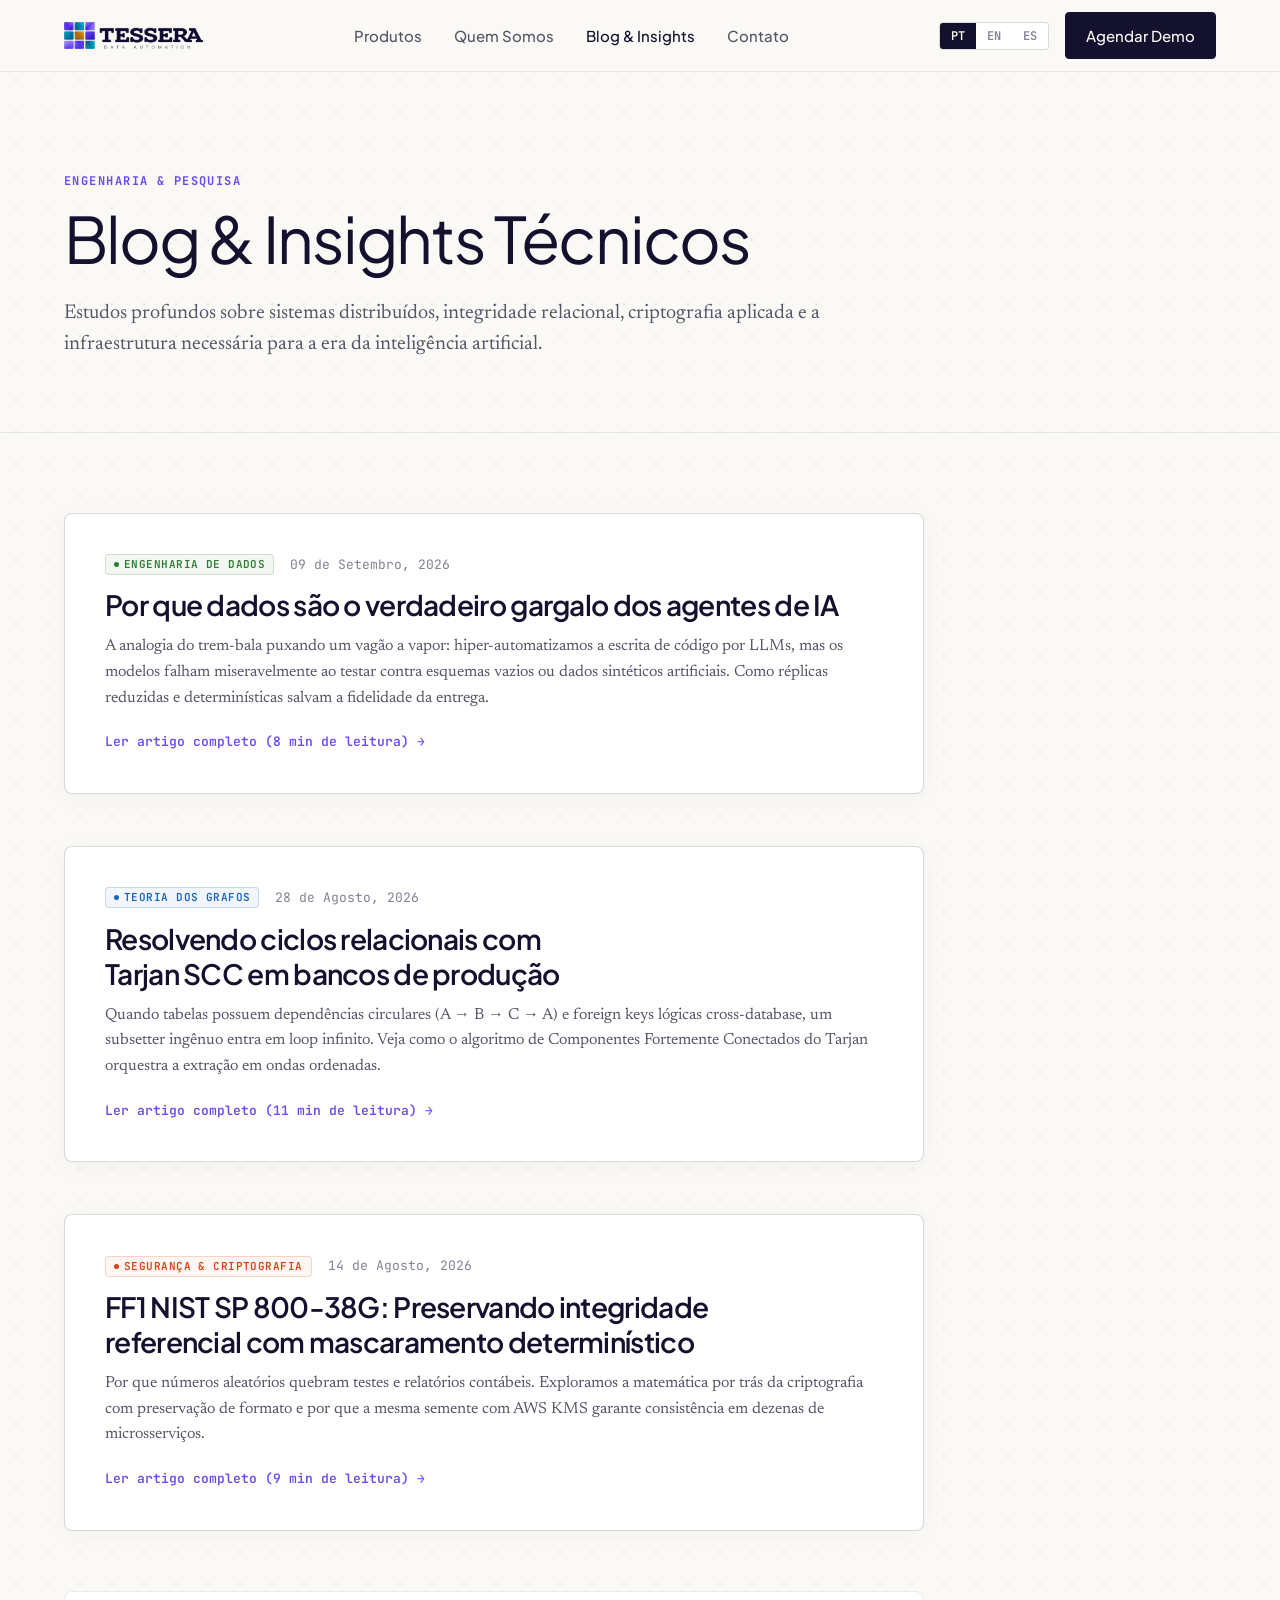
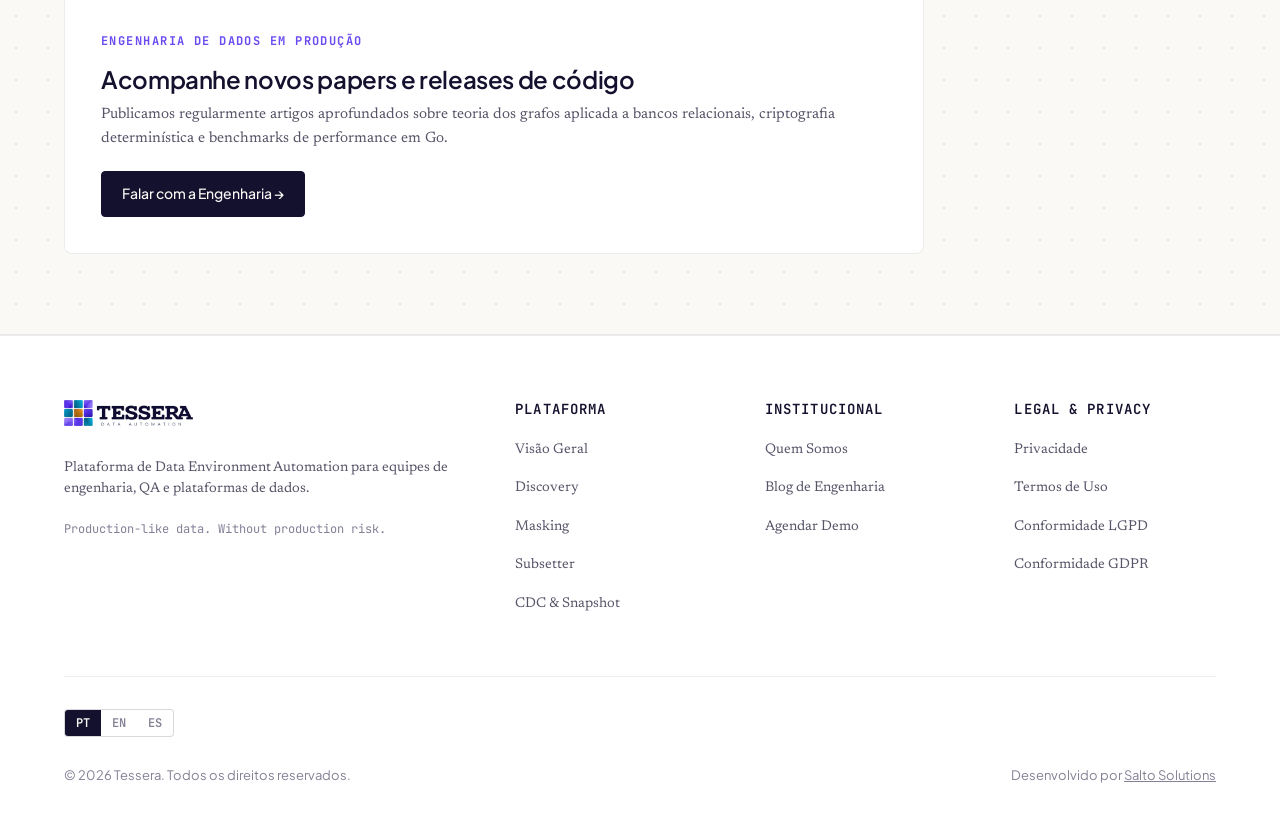
<file: public/blog/index.html>
<!DOCTYPE html>
<html lang="pt-BR">
<head>
  <meta charset="UTF-8">
  <meta name="viewport" content="width=device-width, initial-scale=1.0">
  <title>Blog &amp; Insights de Engenharia — Tessera</title>
  <meta name="description" content="Artigos técnicos, benchmarks e reflexões sobre automação de dados, mascaramento determinístico, Tarjan SCC e o gargalo de dados para IA.">
  <link rel="canonical" href="https://tessera.com.br/blog/">
  <link rel="icon" type="image/svg+xml" href="../favicon.svg">
  <link rel="preconnect" href="https://fonts.googleapis.com">
  <link rel="preconnect" href="https://fonts.gstatic.com" crossorigin>
  <link href="https://fonts.googleapis.com/css2?family=JetBrains+Mono:wght@400;500;600;700&family=Newsreader:ital,opsz,wght@0,6..72,400;0,6..72,500;0,6..72,600;1,6..72,400&family=Plus+Jakarta+Sans:wght@400;500;600;700&display=swap" rel="stylesheet">
  <link rel="stylesheet" href="../assets/styles.css?v=20260910_17">
</head>
<body class="bg-grid-dots">

  <!-- Header -->
  <header class="site-header">
    <div class="container nav-wrapper">
      <a href="../" class="brand-logo" aria-label="Tessera Homepage">
        <img src="../assets/tessera-logo-transparent.png" alt="Tessera Data Automation">
      </a>

      <!-- Mobile Backdrop Overlay (Anthropic Style) -->
      <div class="mobile-menu-backdrop" onclick="toggleMobileMenu()"></div>

      <nav class="main-nav">
        <a href="../produtos/">Produtos <span>&rarr;</span></a>
        <a href="../quem-somos/">Quem Somos <span>&rarr;</span></a>
        <a href="../blog/" class="active">Blog &amp; Insights <span>&rarr;</span></a>
        <a href="../contato/">Contato <span>&rarr;</span></a>

        <!-- Mobile Menu Footer with Language Switcher -->
        <div class="mobile-menu-footer">
          <span style="font-family: var(--font-mono); font-size: 0.75rem; color: var(--text-muted); letter-spacing: 0.05em; text-transform: uppercase;">Idioma / Language</span>
          <div class="lang-switch" role="group" aria-label="Language selector">
            <button class="lang-btn active" data-lang="pt" onclick="setLanguage('pt')">PT</button>
            <button class="lang-btn" data-lang="en" onclick="setLanguage('en')">EN</button>
          <button class="lang-btn" data-lang="es" onclick="setLanguage('es')">ES</button>
          </div>
        </div>
      </nav>

      <div class="nav-actions">
        <div class="lang-switch">
          <button class="lang-btn active" data-lang="pt" onclick="setLanguage('pt')">PT</button>
          <button class="lang-btn" data-lang="en" onclick="setLanguage('en')">EN</button>
          <button class="lang-btn" data-lang="es" onclick="setLanguage('es')">ES</button>
        </div>
        <a href="../contato/" class="btn btn-primary">Agendar Demo</a>
        <button class="mobile-menu-btn" onclick="toggleMobileMenu()" aria-label="Abrir Menu de Navegação" aria-expanded="false">
          <svg width="22" height="22" viewBox="0 0 24 24" fill="none" stroke="currentColor" stroke-width="2" stroke-linecap="round">
            <line x1="3" y1="6" x2="21" y2="6"></line>
            <line x1="3" y1="12" x2="21" y2="12"></line>
            <line x1="3" y1="18" x2="21" y2="18"></line>
          </svg>
        </button>
      </div>
    </div>
  </header>

  <!-- Hero -->
  <section class="hero">
    <div class="container">
      <span class="eyebrow">ENGENHARIA &amp; PESQUISA</span>
      <h1 class="font-title">Blog &amp; Insights Técnicos</h1>
      <p class="lead" style="margin-bottom: 0;">
        Estudos profundos sobre sistemas distribuídos, integridade relacional, criptografia aplicada e a infraestrutura necessária para a era da inteligência artificial.
      </p>
    </div>
  </section>

  <!-- Articles List -->
  <section>
    <div class="container">
      <div class="blog-posts-column">
        
        <!-- Post 1 -->
        <article class="blog-card">
          <div style="display: flex; align-items: center; gap: 16px; margin-bottom: 12px; flex-wrap: wrap;">
            <span class="badge badge-ready">ENGENHARIA DE DADOS</span>
            <span style="font-family: var(--font-mono); font-size: 0.8125rem; color: var(--text-muted);">09 de Setembro, 2026</span>
          </div>
          <h2 class="font-title" style="font-size: clamp(1.375rem, 2.5vw, 1.75rem); margin-bottom: 12px; line-height: 1.25;">
            <a href="../contato/" style="text-decoration: none; color: inherit;">Por que dados são o verdadeiro gargalo dos agentes de IA</a>
          </h2>
          <p class="text-muted" style="font-size: 1rem; margin-bottom: 20px; line-height: 1.6;">
            A analogia do trem-bala puxando um vagão a vapor: hiper-automatizamos a escrita de código por LLMs, mas os modelos falham miseravelmente ao testar contra esquemas vazios ou dados sintéticos artificiais. Como réplicas reduzidas e determinísticas salvam a fidelidade da entrega.
          </p>
          <div style="font-family: var(--font-mono); font-size: 0.8125rem; color: var(--tessera-violet); font-weight: 600;">
            <a href="../contato/" style="color: inherit; text-decoration: none;">Ler artigo completo (8 min de leitura) &rarr;</a>
          </div>
        </article>

        <!-- Post 2 -->
        <article class="blog-card">
          <div style="display: flex; align-items: center; gap: 16px; margin-bottom: 12px; flex-wrap: wrap;">
            <span class="badge badge-core">TEORIA DOS GRAFOS</span>
            <span style="font-family: var(--font-mono); font-size: 0.8125rem; color: var(--text-muted);">28 de Agosto, 2026</span>
          </div>
          <h2 class="font-title" style="font-size: clamp(1.375rem, 2.5vw, 1.75rem); margin-bottom: 12px; line-height: 1.25;">
            <a href="../contato/" style="text-decoration: none; color: inherit;">Resolvendo ciclos relacionais com Tarjan SCC em bancos de produção</a>
          </h2>
          <p class="text-muted" style="font-size: 1rem; margin-bottom: 20px; line-height: 1.6;">
            Quando tabelas possuem dependências circulares (A &rarr; B &rarr; C &rarr; A) e foreign keys lógicas cross-database, um subsetter ingênuo entra em loop infinito. Veja como o algoritmo de Componentes Fortemente Conectados do Tarjan orquestra a extração em ondas ordenadas.
          </p>
          <div style="font-family: var(--font-mono); font-size: 0.8125rem; color: var(--tessera-violet); font-weight: 600;">
            <a href="../contato/" style="color: inherit; text-decoration: none;">Ler artigo completo (11 min de leitura) &rarr;</a>
          </div>
        </article>

        <!-- Post 3 -->
        <article class="blog-card">
          <div style="display: flex; align-items: center; gap: 16px; margin-bottom: 12px; flex-wrap: wrap;">
            <span class="badge badge-hardening">SEGURANÇA &amp; CRIPTOGRAFIA</span>
            <span style="font-family: var(--font-mono); font-size: 0.8125rem; color: var(--text-muted);">14 de Agosto, 2026</span>
          </div>
          <h2 class="font-title" style="font-size: clamp(1.375rem, 2.5vw, 1.75rem); margin-bottom: 12px; line-height: 1.25;">
            <a href="../contato/" style="text-decoration: none; color: inherit;">FF1 NIST SP 800-38G: Preservando integridade referencial com mascaramento determinístico</a>
          </h2>
          <p class="text-muted" style="font-size: 1rem; margin-bottom: 20px; line-height: 1.6;">
            Por que números aleatórios quebram testes e relatórios contábeis. Exploramos a matemática por trás da criptografia com preservação de formato e por que a mesma semente com AWS KMS garante consistência em dezenas de microsserviços.
          </p>
          <div style="font-family: var(--font-mono); font-size: 0.8125rem; color: var(--tessera-violet); font-weight: 600;">
            <a href="../contato/" style="color: inherit; text-decoration: none;">Ler artigo completo (9 min de leitura) &rarr;</a>
          </div>
        </article>

        <!-- Blog Callout Banner -->
        <div style="background: var(--bg-secondary); border: 1px solid var(--border-subtle); border-radius: var(--radius-md); padding: clamp(24px, 4vw, 36px); margin-top: 8px;">
          <span class="eyebrow" style="color: var(--tessera-violet);">ENGENHARIA DE DADOS EM PRODUÇÃO</span>
          <h3 class="font-title" style="font-size: clamp(1.25rem, 2vw, 1.5rem); margin-bottom: 8px;">Acompanhe novos papers e releases de código</h3>
          <p style="color: var(--text-secondary); font-size: 0.9375rem; line-height: 1.6; margin-bottom: 20px;">
            Publicamos regularmente artigos aprofundados sobre teoria dos grafos aplicada a bancos relacionais, criptografia determinística e benchmarks de performance em Go.
          </p>
          <a href="../contato/" class="btn btn-primary" style="font-size: 0.875rem;">Falar com a Engenharia &rarr;</a>
        </div>

      </div>
    </div>
  </section>

  <!-- Footer -->
  <footer class="site-footer">
    <div class="container">
      <div class="footer-grid">
        <div class="footer-col">
          <div style="display: flex; align-items: center; gap: 10px; margin-bottom: 16px;">
            <img src="../assets/tessera-logo-transparent.png" alt="Tessera" style="height: 28px; width: auto; display: block;">
          </div>
          <p style="font-size: 0.875rem; color: var(--text-secondary); line-height: 1.5; margin-bottom: 16px;">
            Plataforma de Data Environment Automation para equipes de engenharia, QA e plataformas de dados.
          </p>
          <span style="font-family: var(--font-mono); font-size: 0.75rem; color: var(--text-muted);">
            Production-like data. Without production risk.
          </span>
        </div>
        <div class="footer-col">
          <h4>Plataforma</h4>
          <ul>
            <li><a href="../produtos/">Visão Geral</a></li>
            <li><a href="../produtos/#discovery">Discovery</a></li>
            <li><a href="../produtos/#masking">Masking</a></li>
            <li><a href="../produtos/#subsetter">Subsetter</a></li>
            <li><a href="../produtos/#cdc">CDC &amp; Snapshot</a></li>
          </ul>
        </div>
        <div class="footer-col">
          <h4>Institucional</h4>
          <ul>
            <li><a href="../quem-somos/">Quem Somos</a></li>
            <li><a href="../blog/">Blog de Engenharia</a></li>
            <li><a href="../contato/">Agendar Demo</a></li>
          </ul>
        </div>
        <div class="footer-col">
          <h4>Legal &amp; Privacy</h4>
          <ul>
            <li><a href="../privacidade/">Privacidade</a></li>
            <li><a href="../termos/">Termos de Uso</a></li>
            <li><a href="../privacidade/#lgpd">Conformidade LGPD</a></li>
            <li><a href="../privacidade/#gdpr">Conformidade GDPR</a></li>
          </ul>
        </div>
      </div>
      <div class="footer-bottom">
        <div style="width: 100%; display: flex; align-items: center; justify-content: space-between; flex-wrap: wrap; gap: 16px;">
          <div class="lang-switch" role="group" aria-label="Language selector">
            <button class="lang-btn active" data-lang="pt" onclick="setLanguage('pt')">PT</button>
            <button class="lang-btn" data-lang="en" onclick="setLanguage('en')">EN</button>
          <button class="lang-btn" data-lang="es" onclick="setLanguage('es')">ES</button>
          </div>
        </div>
        <div style="width: 100%; display: flex; align-items: center; justify-content: space-between; flex-wrap: wrap; gap: 16px; margin-top: 12px;">
          <span>&copy; 2026 Tessera. Todos os direitos reservados.</span>
          <span>Desenvolvido por <a href="https://salto.solutions" target="_blank" style="color: inherit; text-decoration: underline;">Salto Solutions</a></span>
        </div>
      </div>
    </div>
  </footer>

  <script src="../assets/app.js?v=20260910_17"></script>
</body>
</html>
</file>
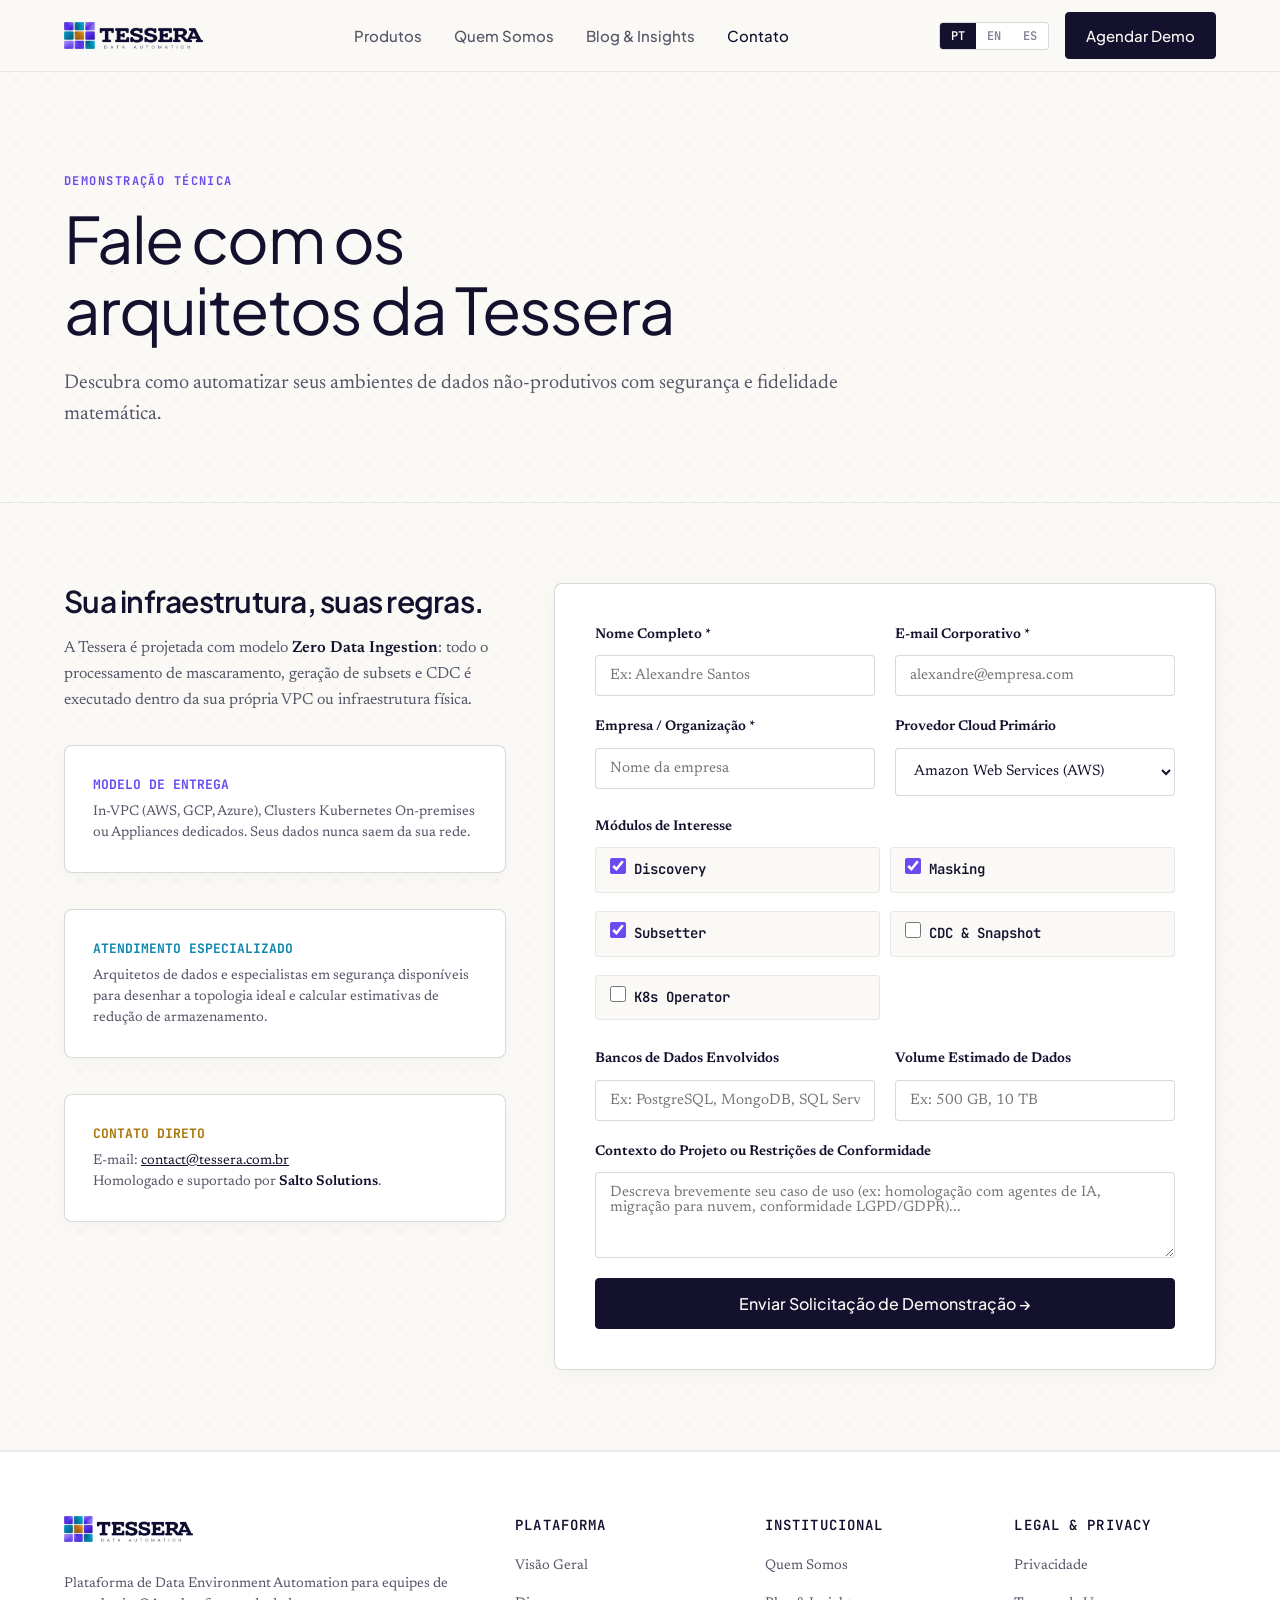
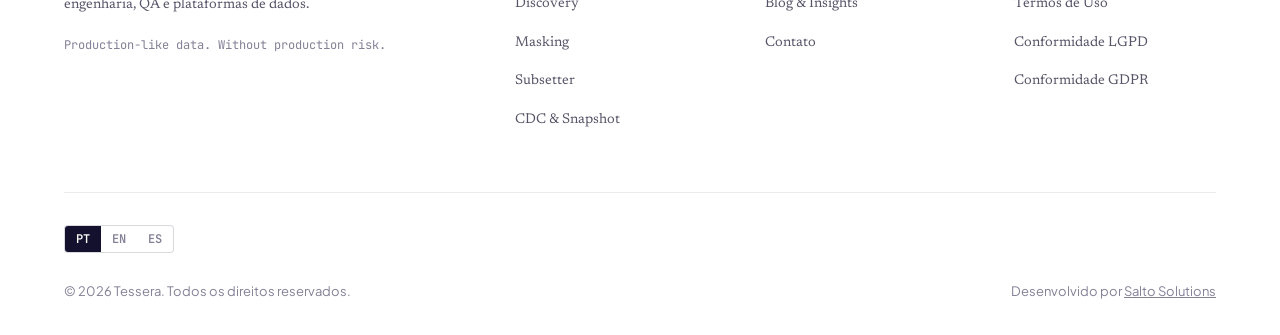
<file: public/contato/index.html>
<!DOCTYPE html>
<html lang="pt-BR">
<head>
  <meta charset="UTF-8">
  <meta name="viewport" content="width=device-width, initial-scale=1.0">
  <title>Contato &amp; Solicitação de Demo — Tessera</title>
  <meta name="description" content="Solicite uma demonstração técnica da plataforma Tessera para sua organização ou solicite o template de provisionamento de ambiente cloud.">
  <link rel="canonical" href="https://tessera.com.br/contato/">
  <link rel="icon" type="image/svg+xml" href="../favicon.svg">
  <link rel="preconnect" href="https://fonts.googleapis.com">
  <link rel="preconnect" href="https://fonts.gstatic.com" crossorigin>
  <link href="https://fonts.googleapis.com/css2?family=JetBrains+Mono:wght@400;500;600;700&family=Newsreader:ital,opsz,wght@0,6..72,400;0,6..72,500;0,6..72,600;1,6..72,400&family=Plus+Jakarta+Sans:wght@400;500;600;700&display=swap" rel="stylesheet">
  <link rel="stylesheet" href="../assets/styles.css?v=20260910_25">
  <style>
    .contact-grid {
      display: grid;
      grid-template-columns: 1fr 1.5fr;
      gap: 48px;
      align-items: start;
    }
    @media (max-width: 920px) {
      .contact-grid {
        grid-template-columns: 1fr;
        gap: 40px;
      }
    }
    .form-card {
      background: #FFFFFF;
      border: 1px solid var(--border-strong);
      border-radius: var(--radius-md);
      padding: clamp(24px, 4vw, 40px);
      box-shadow: 0 4px 24px rgba(0, 0, 0, 0.04);
      box-sizing: border-box;
    }
    .form-row {
      display: grid;
      grid-template-columns: 1fr 1fr;
      gap: 20px;
    }
    @media (max-width: 640px) {
      .form-row {
        grid-template-columns: 1fr;
        gap: 0;
      }
    }
    .form-group {
      margin-bottom: 20px;
      width: 100%;
      box-sizing: border-box;
    }
    .form-group label {
      display: block;
      font-size: 0.875rem;
      font-weight: 600;
      margin-bottom: 8px;
      color: var(--text-primary);
    }
    .form-control {
      width: 100%;
      box-sizing: border-box;
      padding: 12px 14px;
      font-size: 0.9375rem;
      border: 1px solid var(--border-strong);
      border-radius: var(--radius-sm);
      background: #FFFFFF;
      color: var(--text-primary);
      font-family: inherit;
      transition: border-color 0.15s ease, box-shadow 0.15s ease;
      display: block;
    }
    .form-control:focus {
      outline: none;
      border-color: var(--tessera-violet);
      box-shadow: 0 0 0 3px rgba(107, 75, 240, 0.12);
    }
    select.form-control {
      height: 48px;
      cursor: pointer;
    }
    .checkbox-grid {
      display: grid;
      grid-template-columns: repeat(auto-fit, minmax(220px, 1fr));
      gap: 10px;
      margin-top: 8px;
    }
    @media (max-width: 640px) {
      .checkbox-grid {
        grid-template-columns: 1fr;
      }
    }
    .checkbox-item {
      display: flex;
      align-items: center;
      gap: 10px;
      font-size: 0.8125rem;
      font-family: var(--font-mono);
      color: var(--text-secondary);
      background: var(--bg-primary);
      padding: 10px 14px;
      border: 1px solid var(--border-subtle);
      border-radius: var(--radius-sm);
      cursor: pointer;
      box-sizing: border-box;
      transition: all 0.15s ease;
    }
    .checkbox-item:hover {
      border-color: var(--border-strong);
      color: var(--text-primary);
    }
    .checkbox-item input[type="checkbox"] {
      accent-color: var(--tessera-violet);
      width: 16px;
      height: 16px;
      cursor: pointer;
    }
    .info-card {
      background: #FFFFFF;
      border: 1px solid var(--border-strong);
      border-radius: var(--radius-md);
      padding: clamp(22px, 3.5vw, 28px);
      box-shadow: 0 4px 18px rgba(0, 0, 0, 0.03);
      box-sizing: border-box;
      transition: border-color 0.2s ease, box-shadow 0.2s ease;
    }
    .info-card:hover {
      border-color: var(--tessera-violet);
      box-shadow: 0 6px 24px rgba(107, 75, 240, 0.08);
    }
  </style>
</head>
<body class="bg-grid-dots">

  <!-- Header -->
  <header class="site-header">
    <div class="container nav-wrapper">
      <a href="../" class="brand-logo" aria-label="Tessera Homepage">
        <img src="../assets/tessera-logo-transparent.png" alt="Tessera Data Automation">
      </a>

      <!-- Mobile Backdrop Overlay (Anthropic Style) -->
      <div class="mobile-menu-backdrop" onclick="toggleMobileMenu()"></div>

      <nav class="main-nav">
        <a href="../produtos/">Produtos <span>&rarr;</span></a>
        <a href="../quem-somos/">Quem Somos <span>&rarr;</span></a>
        <a href="../blog/">Blog &amp; Insights <span>&rarr;</span></a>
        <a href="../contato/" class="active">Contato <span>&rarr;</span></a>

        <!-- Mobile Menu Footer with Language Switcher -->
        <div class="mobile-menu-footer">
          <span style="font-family: var(--font-mono); font-size: 0.75rem; color: var(--text-muted); letter-spacing: 0.05em; text-transform: uppercase;">Idioma / Language</span>
          <div class="lang-switch" role="group" aria-label="Language selector">
            <button class="lang-btn active" data-lang="pt" onclick="setLanguage('pt')">PT</button>
            <button class="lang-btn" data-lang="en" onclick="setLanguage('en')">EN</button>
          <button class="lang-btn" data-lang="es" onclick="setLanguage('es')">ES</button>
          </div>
        </div>
      </nav>

      <div class="nav-actions">
        <div class="lang-switch">
          <button class="lang-btn active" data-lang="pt" onclick="setLanguage('pt')">PT</button>
          <button class="lang-btn" data-lang="en" onclick="setLanguage('en')">EN</button>
          <button class="lang-btn" data-lang="es" onclick="setLanguage('es')">ES</button>
        </div>
        <a href="../contato/" class="btn btn-primary">Agendar Demo</a>
        <button class="mobile-menu-btn" onclick="toggleMobileMenu()" aria-label="Abrir Menu de Navegação" aria-expanded="false">
          <svg width="22" height="22" viewBox="0 0 24 24" fill="none" stroke="currentColor" stroke-width="2" stroke-linecap="round">
            <line x1="3" y1="6" x2="21" y2="6"></line>
            <line x1="3" y1="12" x2="21" y2="12"></line>
            <line x1="3" y1="18" x2="21" y2="18"></line>
          </svg>
        </button>
      </div>
    </div>
  </header>

  <!-- Hero -->
  <section class="hero">
    <div class="container">
      <span class="eyebrow">DEMONSTRAÇÃO TÉCNICA</span>
      <h1 class="font-title">Fale com os arquitetos da Tessera</h1>
      <p class="lead" style="margin-bottom: 0;">
        Descubra como automatizar seus ambientes de dados não-produtivos com segurança e fidelidade matemática.
      </p>
    </div>
  </section>

  <!-- Contact & Form Section -->
  <section>
    <div class="container">
      <div class="contact-grid">
        <!-- Left Side: Enterprise Contact & Deployment Info -->
        <div>
          <h2 class="font-title" style="font-size: clamp(1.5rem, 3vw, 1.875rem); margin-bottom: 16px;">Sua infraestrutura, suas regras.</h2>
          <p class="text-muted" style="font-size: 1rem; line-height: 1.6; margin-bottom: 32px;">
            A Tessera é projetada com modelo <strong>Zero Data Ingestion</strong>: todo o processamento de mascaramento, geração de subsets e CDC é executado dentro da sua própria VPC ou infraestrutura física.
          </p>

          <div class="info-cards-column">
            <div class="info-card">
              <strong style="font-family: var(--font-mono); font-size: 0.8125rem; color: var(--tessera-violet); text-transform: uppercase; display: block; margin-bottom: 6px;">Modelo de Entrega</strong>
              <p style="font-size: 0.875rem; color: var(--text-secondary); margin: 0; line-height: 1.5;">
                In-VPC (AWS, GCP, Azure), Clusters Kubernetes On-premises ou Appliances dedicados. Seus dados nunca saem da sua rede.
              </p>
            </div>

            <div class="info-card">
              <strong style="font-family: var(--font-mono); font-size: 0.8125rem; color: var(--tessera-cyan); text-transform: uppercase; display: block; margin-bottom: 6px;">Atendimento Especializado</strong>
              <p style="font-size: 0.875rem; color: var(--text-secondary); margin: 0; line-height: 1.5;">
                Arquitetos de dados e especialistas em segurança disponíveis para desenhar a topologia ideal e calcular estimativas de redução de armazenamento.
              </p>
            </div>

            <div class="info-card">
              <strong style="font-family: var(--font-mono); font-size: 0.8125rem; color: var(--tessera-gold); text-transform: uppercase; display: block; margin-bottom: 6px;">Contato Direto</strong>
              <p style="font-size: 0.875rem; color: var(--text-secondary); margin: 0; line-height: 1.5;">
                E-mail: <a href="mailto:contact@tessera.com.br" style="color: var(--text-primary); text-decoration: underline;">contact@tessera.com.br</a><br>
                Homologado e suportado por <strong>Salto Solutions</strong>.
              </p>
            </div>
          </div>
        </div>

        <!-- Right Side: Form Card -->
        <div class="form-card">
          <form id="contact-form" onsubmit="event.preventDefault(); alert('Solicitação enviada com sucesso! Nossa equipe técnica entrará em contato em até 24 horas.');">
            <div class="form-row">
              <div class="form-group">
                <label for="name">Nome Completo *</label>
                <input type="text" id="name" class="form-control" placeholder="Ex: Alexandre Santos" required>
              </div>
              <div class="form-group">
                <label for="email">E-mail Corporativo *</label>
                <input type="email" id="email" class="form-control" placeholder="alexandre@empresa.com" required>
              </div>
            </div>

            <div class="form-row">
              <div class="form-group">
                <label for="company">Empresa / Organização *</label>
                <input type="text" id="company" class="form-control" placeholder="Nome da empresa" required>
              </div>
              <div class="form-group">
                <label for="cloud">Provedor Cloud Primário</label>
                <select id="cloud" class="form-control">
                  <option value="aws">Amazon Web Services (AWS)</option>
                  <option value="gcp">Google Cloud Platform (GCP)</option>
                  <option value="azure">Microsoft Azure</option>
                  <option value="onprem">On-premises / Híbrido</option>
                  <option value="other">Outro</option>
                </select>
              </div>
            </div>

            <div class="form-group">
              <label>Módulos de Interesse</label>
              <div class="checkbox-grid">
                <label class="checkbox-item">
                  <input type="checkbox" checked> Discovery
                </label>
                <label class="checkbox-item">
                  <input type="checkbox" checked> Masking
                </label>
                <label class="checkbox-item">
                  <input type="checkbox" checked> Subsetter
                </label>
                <label class="checkbox-item">
                  <input type="checkbox"> CDC &amp; Snapshot
                </label>
                <label class="checkbox-item">
                  <input type="checkbox"> K8s Operator
                </label>
              </div>
            </div>

            <div class="form-row">
              <div class="form-group">
                <label for="db">Bancos de Dados Envolvidos</label>
                <input type="text" id="db" class="form-control" placeholder="Ex: PostgreSQL, MongoDB, SQL Server">
              </div>
              <div class="form-group">
                <label for="volume">Volume Estimado de Dados</label>
                <input type="text" id="volume" class="form-control" placeholder="Ex: 500 GB, 10 TB">
              </div>
            </div>

            <div class="form-group">
              <label for="message">Contexto do Projeto ou Restrições de Conformidade</label>
              <textarea id="message" class="form-control" rows="4" placeholder="Descreva brevemente seu caso de uso (ex: homologação com agentes de IA, migração para nuvem, conformidade LGPD/GDPR)..."></textarea>
            </div>

            <button type="submit" class="btn btn-primary" style="width: 100%; padding: 14px; font-size: 1rem;">
              Enviar Solicitação de Demonstração &rarr;
            </button>
          </form>
        </div>
      </div>
    </div>
  </section>

  <!-- Footer -->
  <footer class="site-footer">
    <div class="container">
      <div class="footer-grid">
        <div class="footer-col">
          <div style="display: flex; align-items: center; gap: 10px; margin-bottom: 16px;">
            <img src="../assets/tessera-logo-transparent.png" alt="Tessera" style="height: 28px; width: auto; display: block;">
          </div>
          <p style="font-size: 0.875rem; color: var(--text-secondary); line-height: 1.5; margin-bottom: 16px;">
            Plataforma de Data Environment Automation para equipes de engenharia, QA e plataformas de dados.
          </p>
          <span style="font-family: var(--font-mono); font-size: 0.75rem; color: var(--text-muted);">
            Production-like data. Without production risk.
          </span>
        </div>
        <div class="footer-col">
          <h4>Plataforma</h4>
          <ul>
            <li><a href="../produtos/">Visão Geral</a></li>
            <li><a href="../produtos/#discovery">Discovery</a></li>
            <li><a href="../produtos/#masking">Masking</a></li>
            <li><a href="../produtos/#subsetter">Subsetter</a></li>
            <li><a href="../produtos/#cdc">CDC &amp; Snapshot</a></li>
          </ul>
        </div>
        <div class="footer-col">
          <h4>Institucional</h4>
          <ul>
            <li><a href="../quem-somos/">Quem Somos</a></li>
            <li><a href="../blog/">Blog &amp; Insights</a></li>
            <li><a href="../contato/">Contato</a></li>
          </ul>
        </div>
        <div class="footer-col">
          <h4>Legal &amp; Privacy</h4>
          <ul>
            <li><a href="../privacidade/">Privacidade</a></li>
            <li><a href="../termos/">Termos de Uso</a></li>
            <li><a href="../privacidade/#lgpd">Conformidade LGPD</a></li>
            <li><a href="../privacidade/#gdpr">Conformidade GDPR</a></li>
          </ul>
        </div>
      </div>
      <div class="footer-bottom">
        <div style="width: 100%; display: flex; align-items: center; justify-content: space-between; flex-wrap: wrap; gap: 16px;">
          <div class="lang-switch" role="group" aria-label="Language selector">
            <button class="lang-btn active" data-lang="pt" onclick="setLanguage('pt')">PT</button>
            <button class="lang-btn" data-lang="en" onclick="setLanguage('en')">EN</button>
          <button class="lang-btn" data-lang="es" onclick="setLanguage('es')">ES</button>
          </div>
        </div>
        <div style="width: 100%; display: flex; align-items: center; justify-content: space-between; flex-wrap: wrap; gap: 16px; margin-top: 12px;">
          <span>&copy; 2026 Tessera. Todos os direitos reservados.</span>
          <span>Desenvolvido por <a href="https://salto.solutions" target="_blank" style="color: inherit; text-decoration: underline;">Salto Solutions</a></span>
        </div>
      </div>
    </div>
  </footer>

  <script src="../assets/app.js?v=20260910_25"></script>
</body>
</html>
</file>
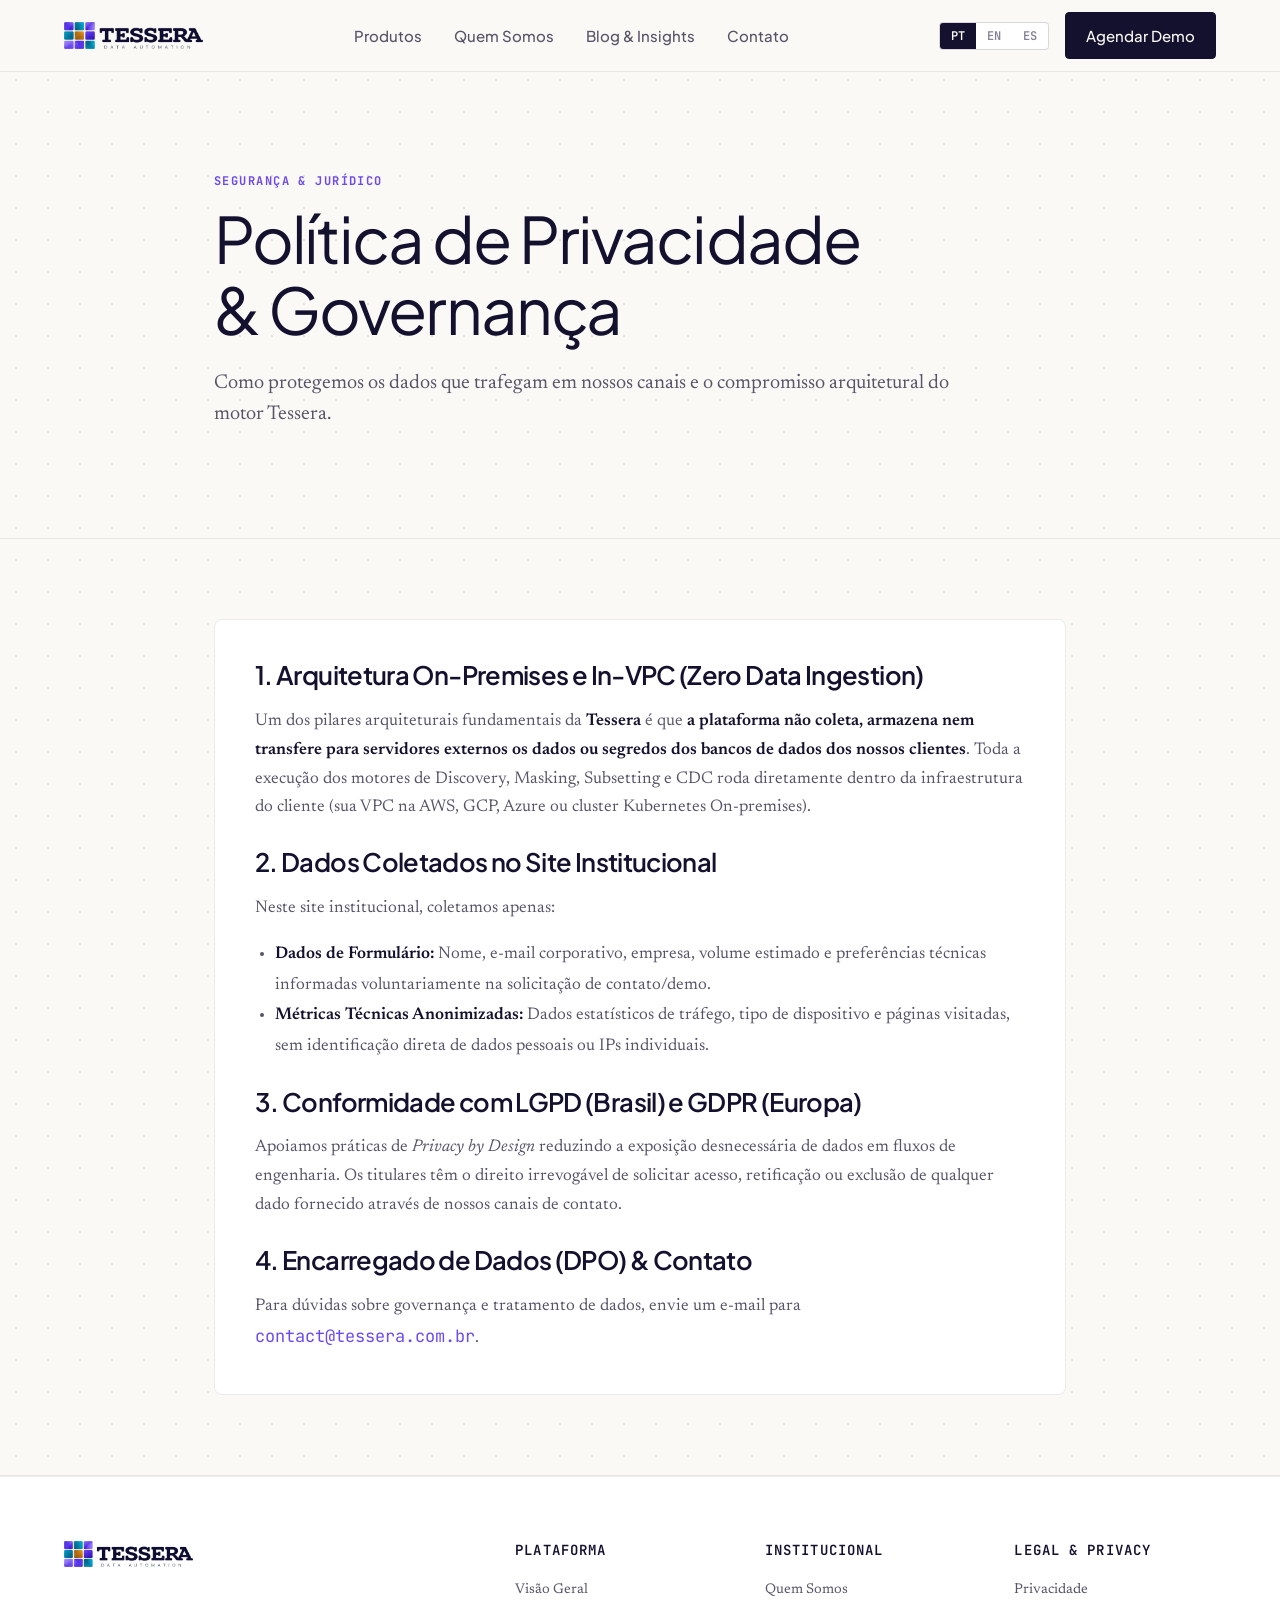
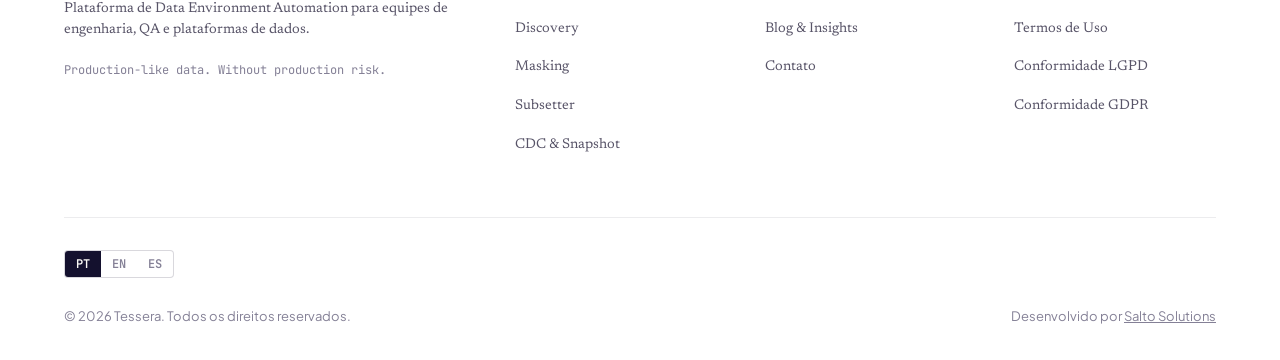
<file: public/privacidade/index.html>
<!DOCTYPE html>
<html lang="pt-BR">
<head>
  <meta charset="UTF-8">
  <meta name="viewport" content="width=device-width, initial-scale=1.0">
  <title>Política de Privacidade &amp; Conformidade de Dados — Tessera</title>
  <meta name="description" content="Política de privacidade e compromissos de segurança e conformidade técnica (LGPD/GDPR) da Tessera.">
  <link rel="canonical" href="https://tessera.com.br/privacidade/">
  <link rel="icon" type="image/svg+xml" href="../favicon.svg">
  <link rel="preconnect" href="https://fonts.googleapis.com">
  <link rel="preconnect" href="https://fonts.gstatic.com" crossorigin>
  <link href="https://fonts.googleapis.com/css2?family=JetBrains+Mono:wght@400;500;600;700&family=Newsreader:ital,opsz,wght@0,6..72,400;0,6..72,500;0,6..72,600;1,6..72,400&family=Plus+Jakarta+Sans:wght@400;500;600;700&display=swap" rel="stylesheet">
  <link rel="stylesheet" href="../assets/styles.css?v=20260910_17">
</head>
<body class="bg-grid-dots">

  <!-- Header -->
  <header class="site-header">
    <div class="container nav-wrapper">
      <a href="../" class="brand-logo" aria-label="Tessera Homepage">
        <img src="../assets/tessera-logo-transparent.png" alt="Tessera Data Automation">
      </a>

      <!-- Mobile Backdrop Overlay (Anthropic Style) -->
      <div class="mobile-menu-backdrop" onclick="toggleMobileMenu()"></div>

      <nav class="main-nav">
        <a href="../produtos/">Produtos <span>&rarr;</span></a>
        <a href="../quem-somos/">Quem Somos <span>&rarr;</span></a>
        <a href="../blog/">Blog &amp; Insights <span>&rarr;</span></a>
        <a href="../contato/">Contato <span>&rarr;</span></a>

        <!-- Mobile Menu Footer with Language Switcher -->
        <div class="mobile-menu-footer">
          <span style="font-family: var(--font-mono); font-size: 0.75rem; color: var(--text-muted); letter-spacing: 0.05em; text-transform: uppercase;">Idioma / Language</span>
          <div class="lang-switch" role="group" aria-label="Language selector">
            <button class="lang-btn active" data-lang="pt" onclick="setLanguage('pt')">PT</button>
            <button class="lang-btn" data-lang="en" onclick="setLanguage('en')">EN</button>
          <button class="lang-btn" data-lang="es" onclick="setLanguage('es')">ES</button>
          </div>
        </div>
      </nav>

      <div class="nav-actions">
        <div class="lang-switch">
          <button class="lang-btn active" data-lang="pt" onclick="setLanguage('pt')">PT</button>
          <button class="lang-btn" data-lang="en" onclick="setLanguage('en')">EN</button>
          <button class="lang-btn" data-lang="es" onclick="setLanguage('es')">ES</button>
        </div>
        <a href="../contato/" class="btn btn-primary">Agendar Demo</a>
        <button class="mobile-menu-btn" onclick="toggleMobileMenu()" aria-label="Abrir Menu de Navegação" aria-expanded="false">
          <svg width="22" height="22" viewBox="0 0 24 24" fill="none" stroke="currentColor" stroke-width="2" stroke-linecap="round">
            <line x1="3" y1="6" x2="21" y2="6"></line>
            <line x1="3" y1="12" x2="21" y2="12"></line>
            <line x1="3" y1="18" x2="21" y2="18"></line>
          </svg>
        </button>
      </div>
    </div>
  </header>

  <section class="hero">
    <div class="container-narrow">
      <span class="eyebrow">SEGURANÇA &amp; JURÍDICO</span>
      <h1 class="font-title">Política de Privacidade &amp; Governança</h1>
      <p class="lead">Como protegemos os dados que trafegam em nossos canais e o compromisso arquitetural do motor Tessera.</p>
    </div>
  </section>

  <section>
    <div class="container-narrow" style="line-height: 1.8; color: var(--text-secondary);">
      <div style="background: var(--bg-secondary); border: 1px solid var(--border-subtle); border-radius: var(--radius-md); padding: 40px;">
        
        <h2 class="font-title" style="color: var(--text-primary); margin-bottom: 16px;">1. Arquitetura On-Premises e In-VPC (Zero Data Ingestion)</h2>
        <p style="margin-bottom: 24px;">
          Um dos pilares arquiteturais fundamentais da <strong>Tessera</strong> é que <strong>a plataforma não coleta, armazena nem transfere para servidores externos os dados ou segredos dos bancos de dados dos nossos clientes</strong>. Toda a execução dos motores de Discovery, Masking, Subsetting e CDC roda diretamente dentro da infraestrutura do cliente (sua VPC na AWS, GCP, Azure ou cluster Kubernetes On-premises).
        </p>

        <h2 class="font-title" style="color: var(--text-primary); margin-bottom: 16px;" id="lgpd">2. Dados Coletados no Site Institucional</h2>
        <p style="margin-bottom: 16px;">
          Neste site institucional, coletamos apenas:
        </p>
        <ul style="margin-left: 20px; margin-bottom: 24px;">
          <li><strong>Dados de Formulário:</strong> Nome, e-mail corporativo, empresa, volume estimado e preferências técnicas informadas voluntariamente na solicitação de contato/demo.</li>
          <li><strong>Métricas Técnicas Anonimizadas:</strong> Dados estatísticos de tráfego, tipo de dispositivo e páginas visitadas, sem identificação direta de dados pessoais ou IPs individuais.</li>
        </ul>

        <h2 class="font-title" style="color: var(--text-primary); margin-bottom: 16px;" id="gdpr">3. Conformidade com LGPD (Brasil) e GDPR (Europa)</h2>
        <p style="margin-bottom: 24px;">
          Apoiamos práticas de <em>Privacy by Design</em> reduzindo a exposição desnecessária de dados em fluxos de engenharia. Os titulares têm o direito irrevogável de solicitar acesso, retificação ou exclusão de qualquer dado fornecido através de nossos canais de contato.
        </p>

        <h2 class="font-title" style="color: var(--text-primary); margin-bottom: 16px;">4. Encarregado de Dados (DPO) &amp; Contato</h2>
        <p>
          Para dúvidas sobre governança e tratamento de dados, envie um e-mail para <code style="font-family: var(--font-mono); color: var(--tessera-violet);">contact@tessera.com.br</code>.
        </p>

      </div>
    </div>
  </section>

  <!-- Footer -->
  <footer class="site-footer">
    <div class="container">
      <div class="footer-grid">
        <div class="footer-col">
          <div style="display: flex; align-items: center; gap: 10px; margin-bottom: 16px;">
            <img src="../assets/tessera-logo-transparent.png" alt="Tessera" style="height: 28px; width: auto; display: block;">
          </div>
          <p style="font-size: 0.875rem; color: var(--text-secondary); line-height: 1.5; margin-bottom: 16px;">
            Plataforma de Data Environment Automation para equipes de engenharia, QA e plataformas de dados.
          </p>
          <span style="font-family: var(--font-mono); font-size: 0.75rem; color: var(--text-muted);">
            Production-like data. Without production risk.
          </span>
        </div>
        <div class="footer-col">
          <h4>Plataforma</h4>
          <ul>
            <li><a href="../produtos/">Visão Geral</a></li>
            <li><a href="../produtos/#discovery">Discovery</a></li>
            <li><a href="../produtos/#masking">Masking</a></li>
            <li><a href="../produtos/#subsetter">Subsetter</a></li>
            <li><a href="../produtos/#cdc">CDC &amp; Snapshot</a></li>
          </ul>
        </div>
        <div class="footer-col">
          <h4>Institucional</h4>
          <ul>
            <li><a href="../quem-somos/">Quem Somos</a></li>
            <li><a href="../blog/">Blog &amp; Insights</a></li>
            <li><a href="../contato/">Contato</a></li>
          </ul>
        </div>
        <div class="footer-col">
          <h4>Legal &amp; Privacy</h4>
          <ul>
            <li><a href="../privacidade/">Privacidade</a></li>
            <li><a href="../termos/">Termos de Uso</a></li>
            <li><a href="../privacidade/#lgpd">Conformidade LGPD</a></li>
            <li><a href="../privacidade/#gdpr">Conformidade GDPR</a></li>
          </ul>
        </div>
      </div>
      <div class="footer-bottom">
        <div style="width: 100%; display: flex; align-items: center; justify-content: space-between; flex-wrap: wrap; gap: 16px;">
          <div class="lang-switch" role="group" aria-label="Language selector">
            <button class="lang-btn active" data-lang="pt" onclick="setLanguage('pt')">PT</button>
            <button class="lang-btn" data-lang="en" onclick="setLanguage('en')">EN</button>
          <button class="lang-btn" data-lang="es" onclick="setLanguage('es')">ES</button>
          </div>
        </div>
        <div style="width: 100%; display: flex; align-items: center; justify-content: space-between; flex-wrap: wrap; gap: 16px; margin-top: 12px;">
          <span>&copy; 2026 Tessera. Todos os direitos reservados.</span>
          <span>Desenvolvido por <a href="https://salto.solutions" target="_blank" style="color: inherit; text-decoration: underline;">Salto Solutions</a></span>
        </div>
      </div>
    </div>
  </footer>

  <script src="../assets/app.js?v=20260910_17"></script>
</body>
</html>
</file>
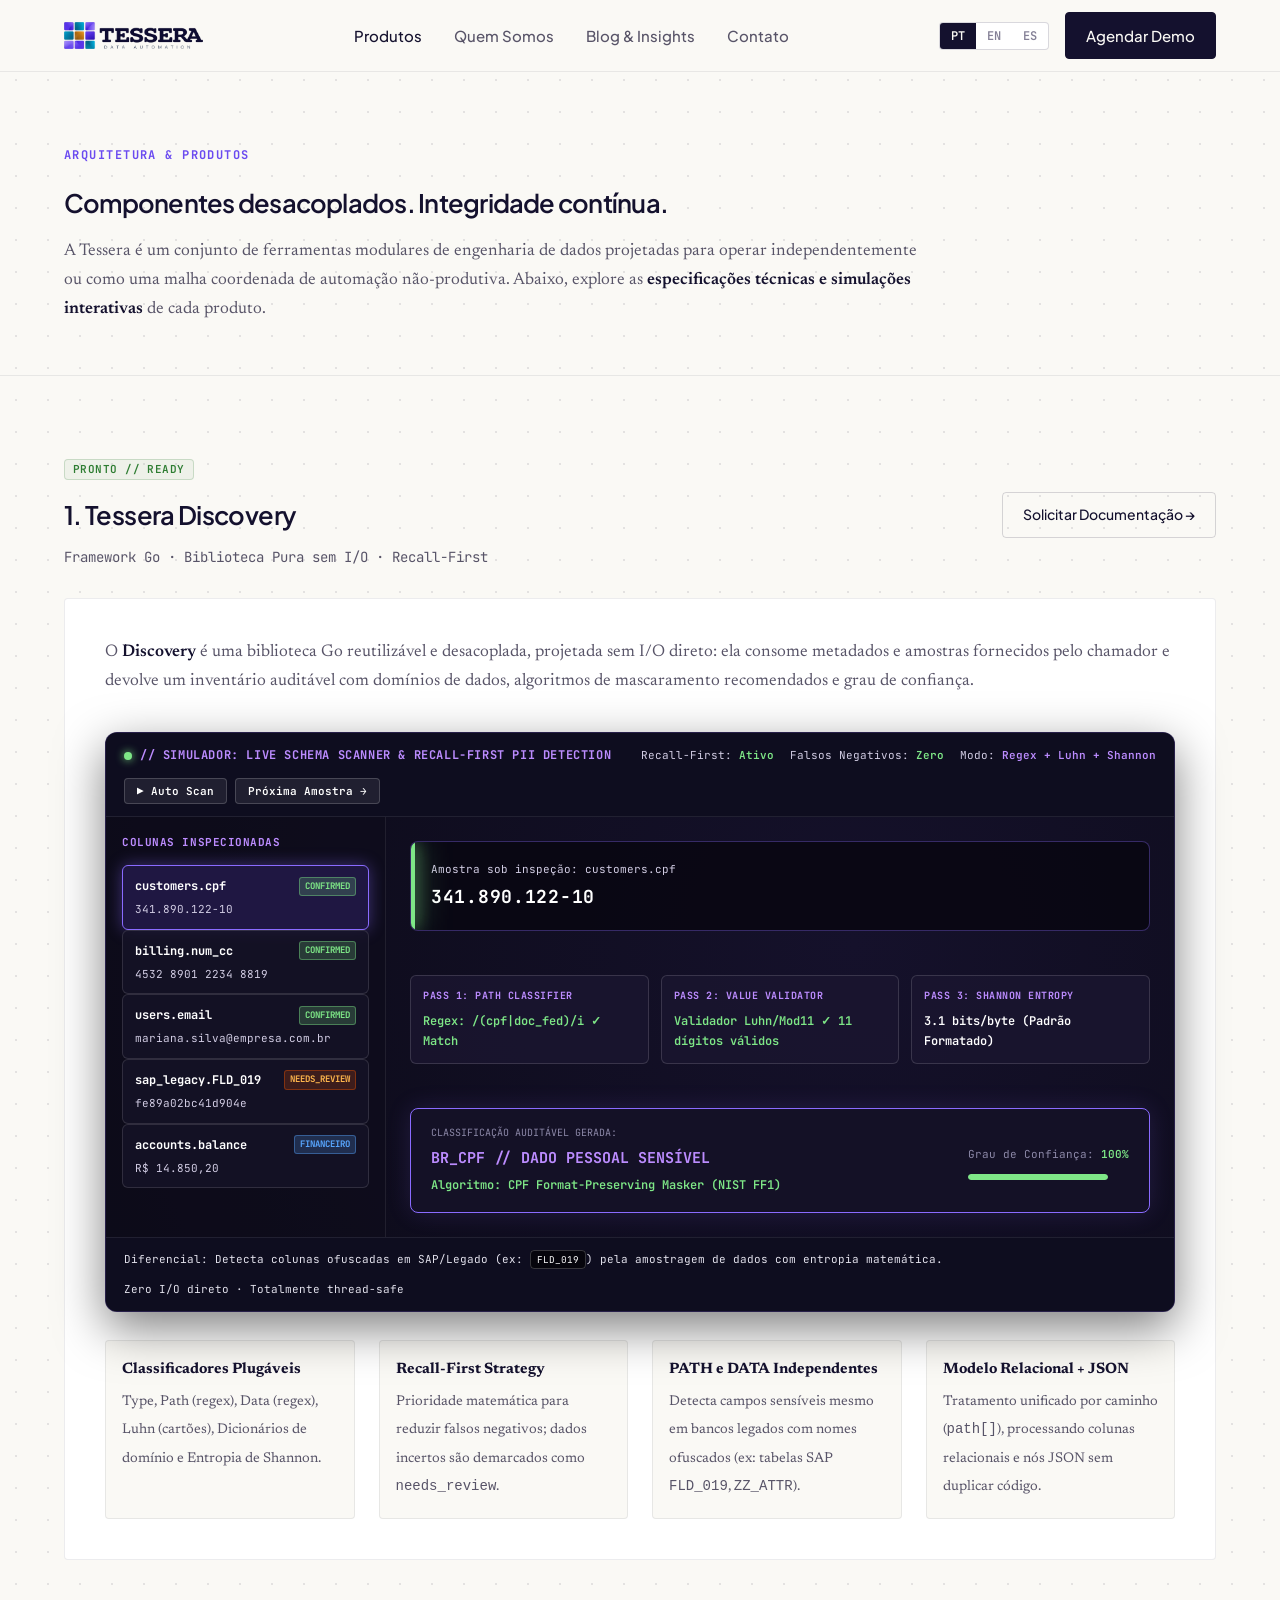
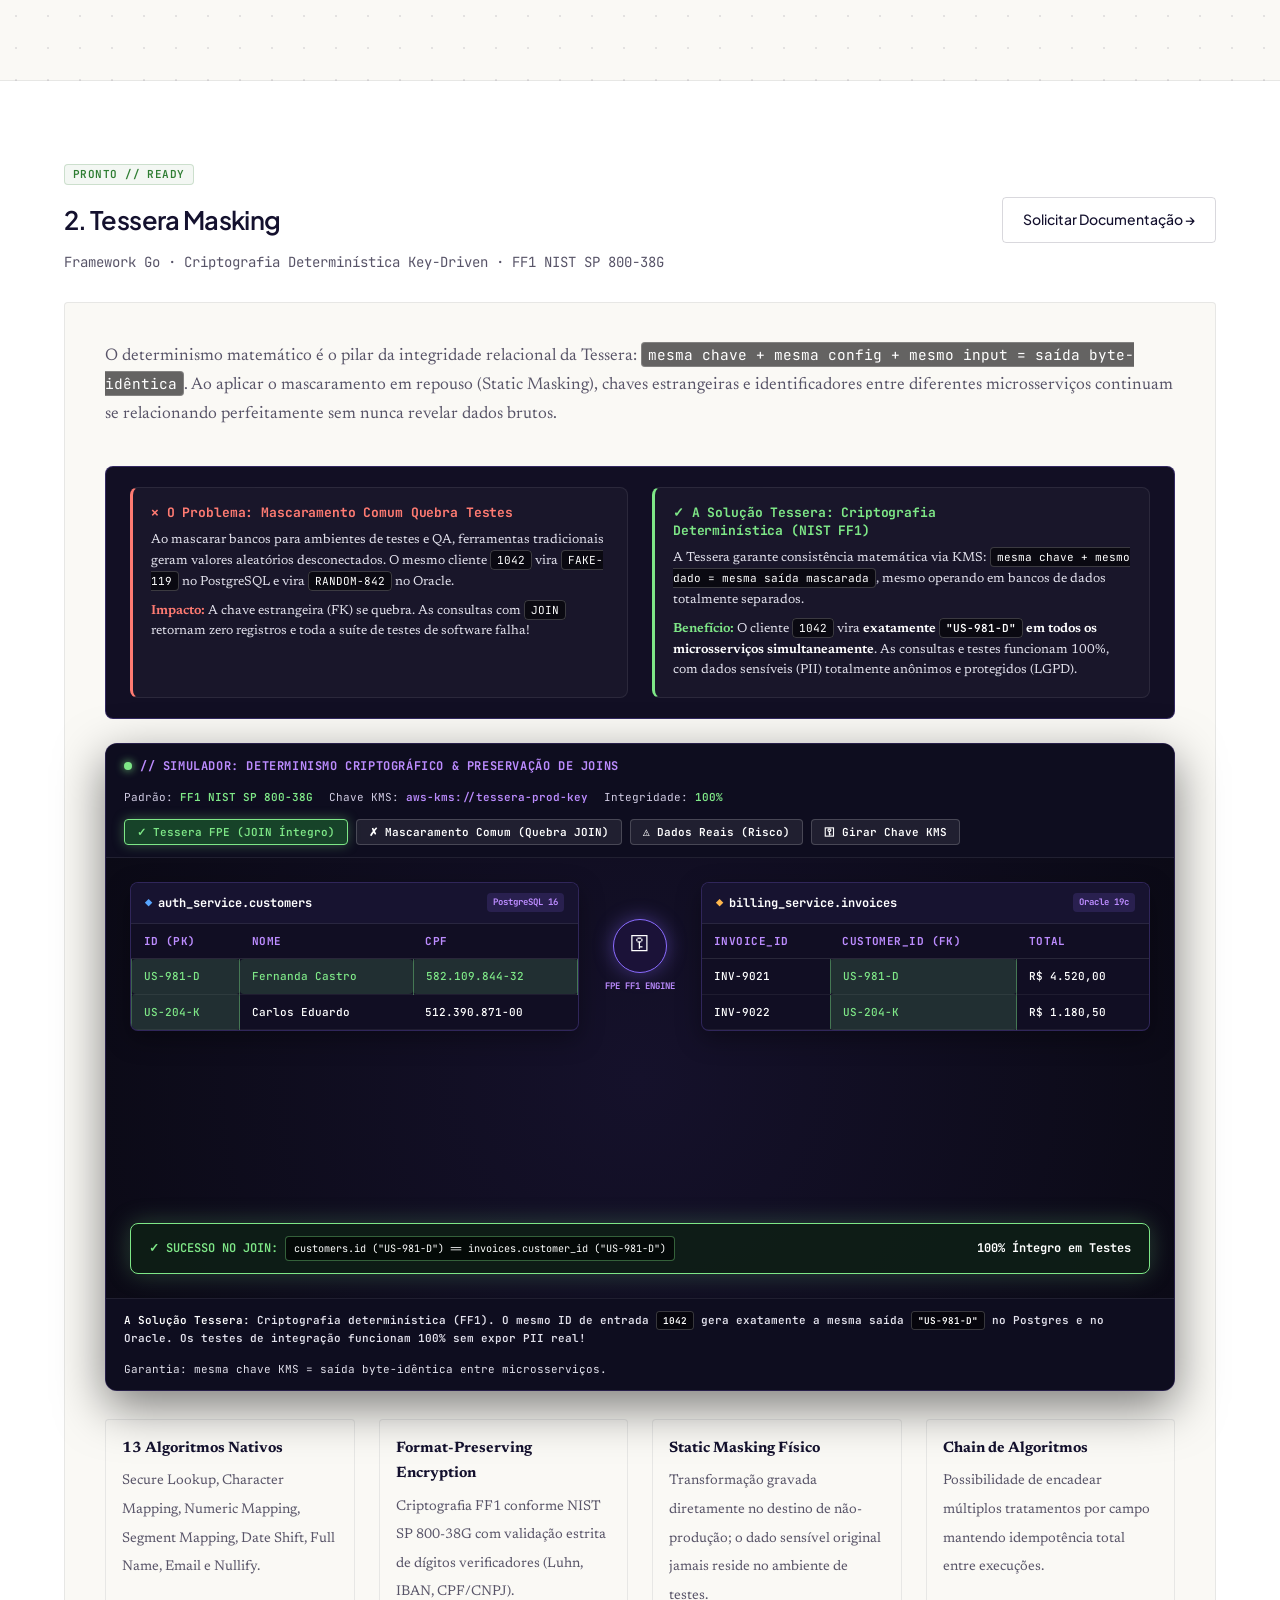
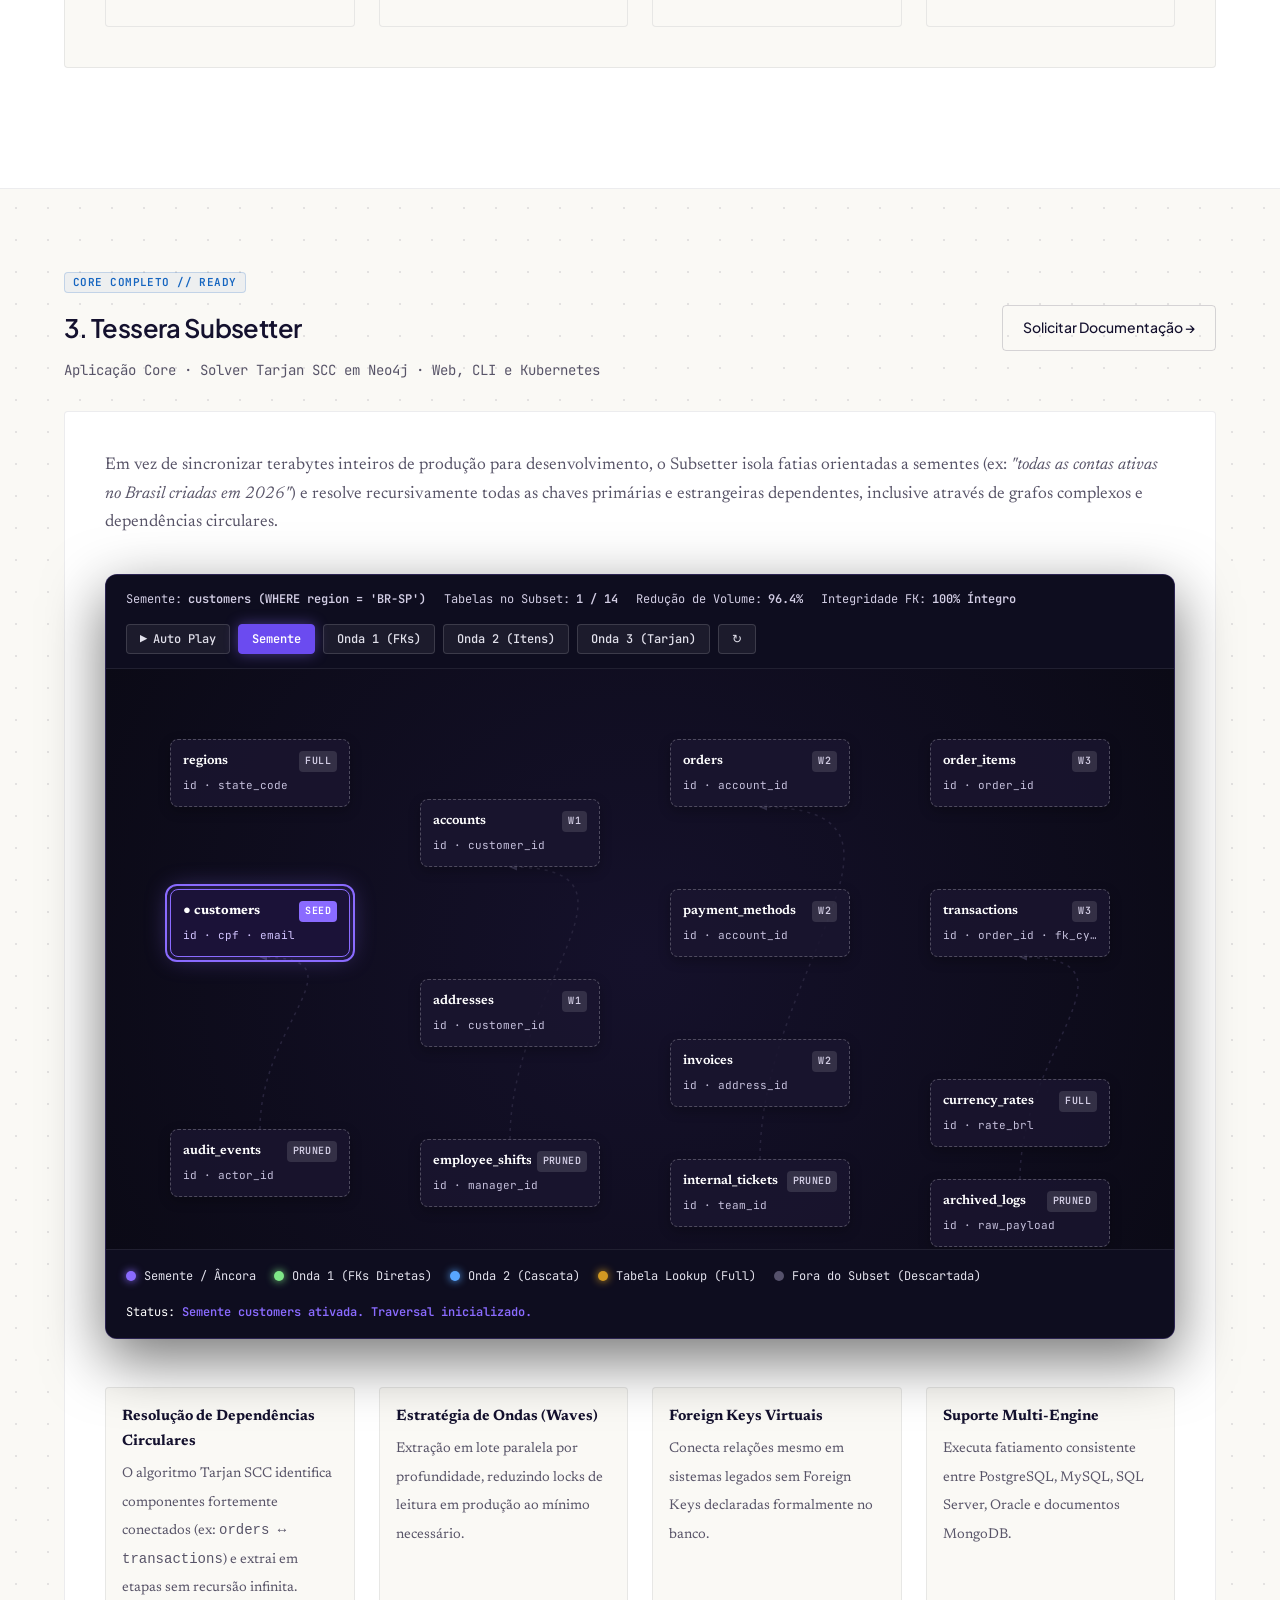
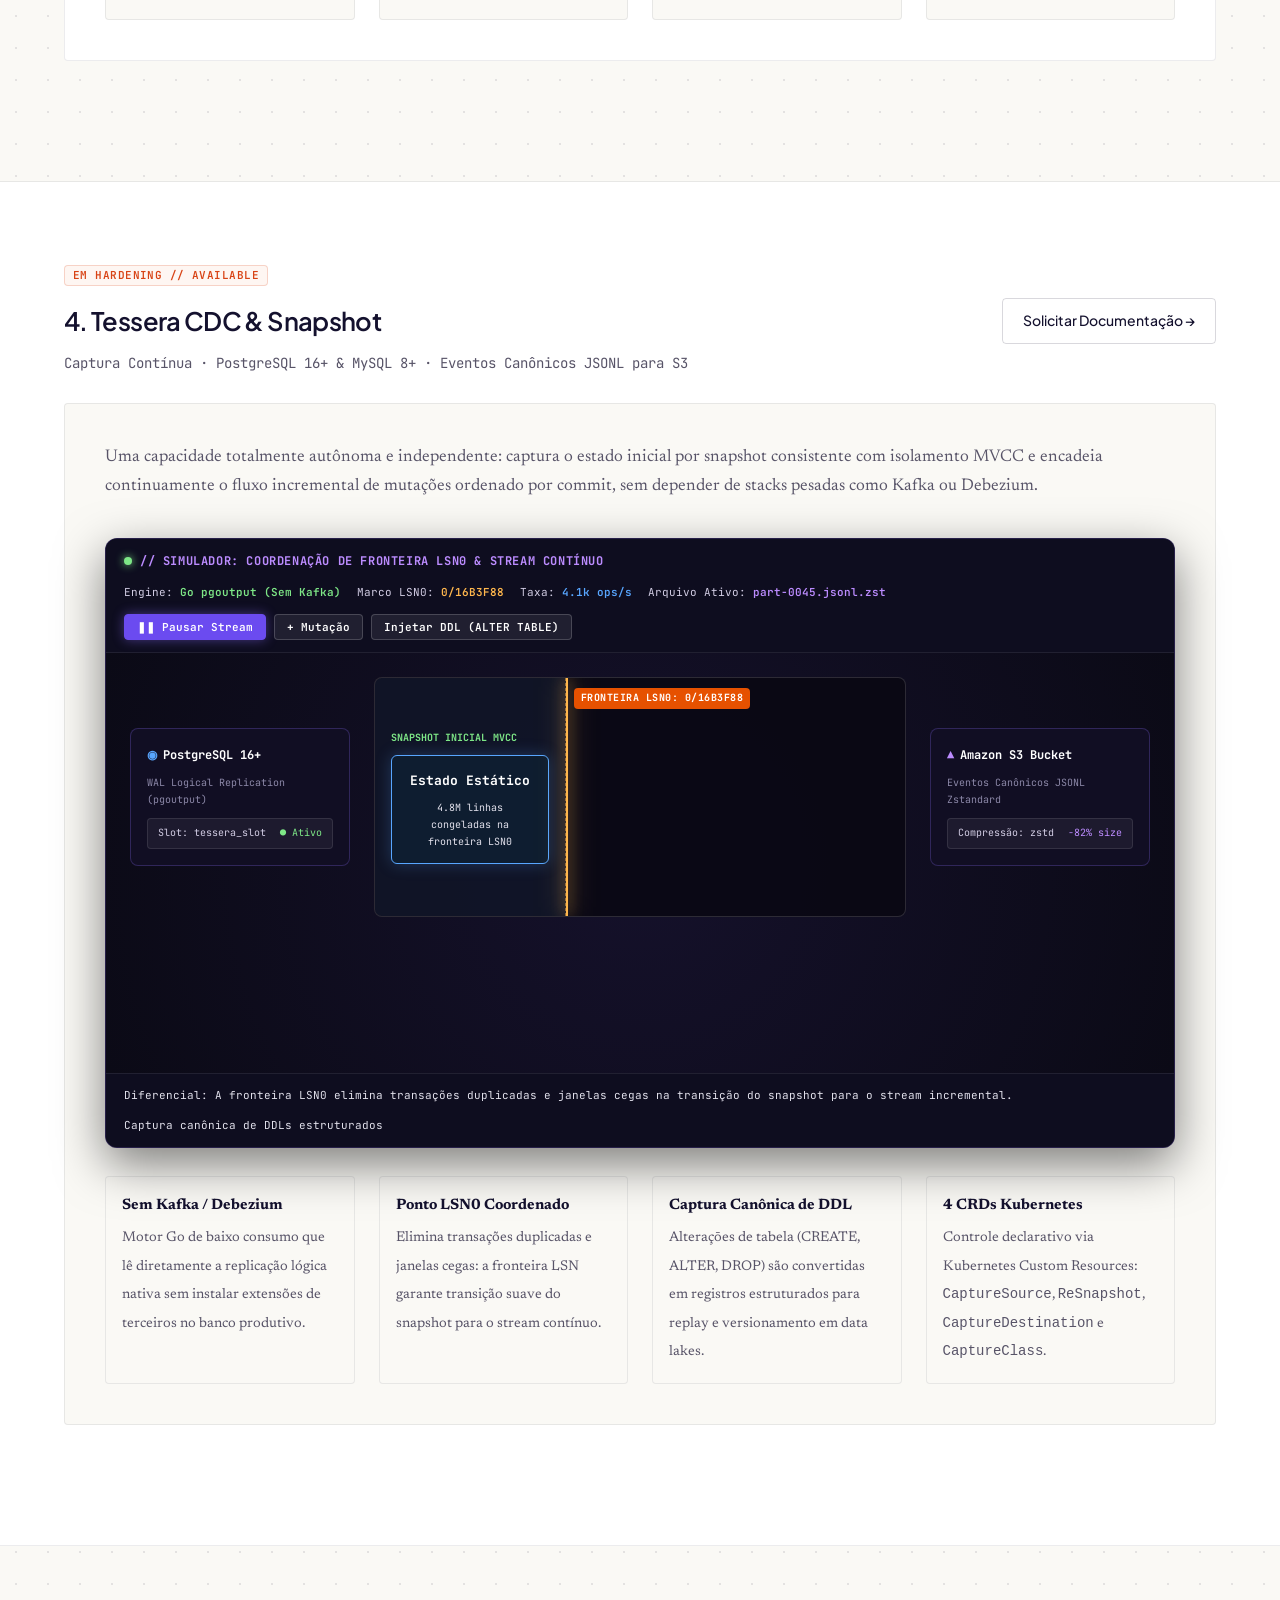
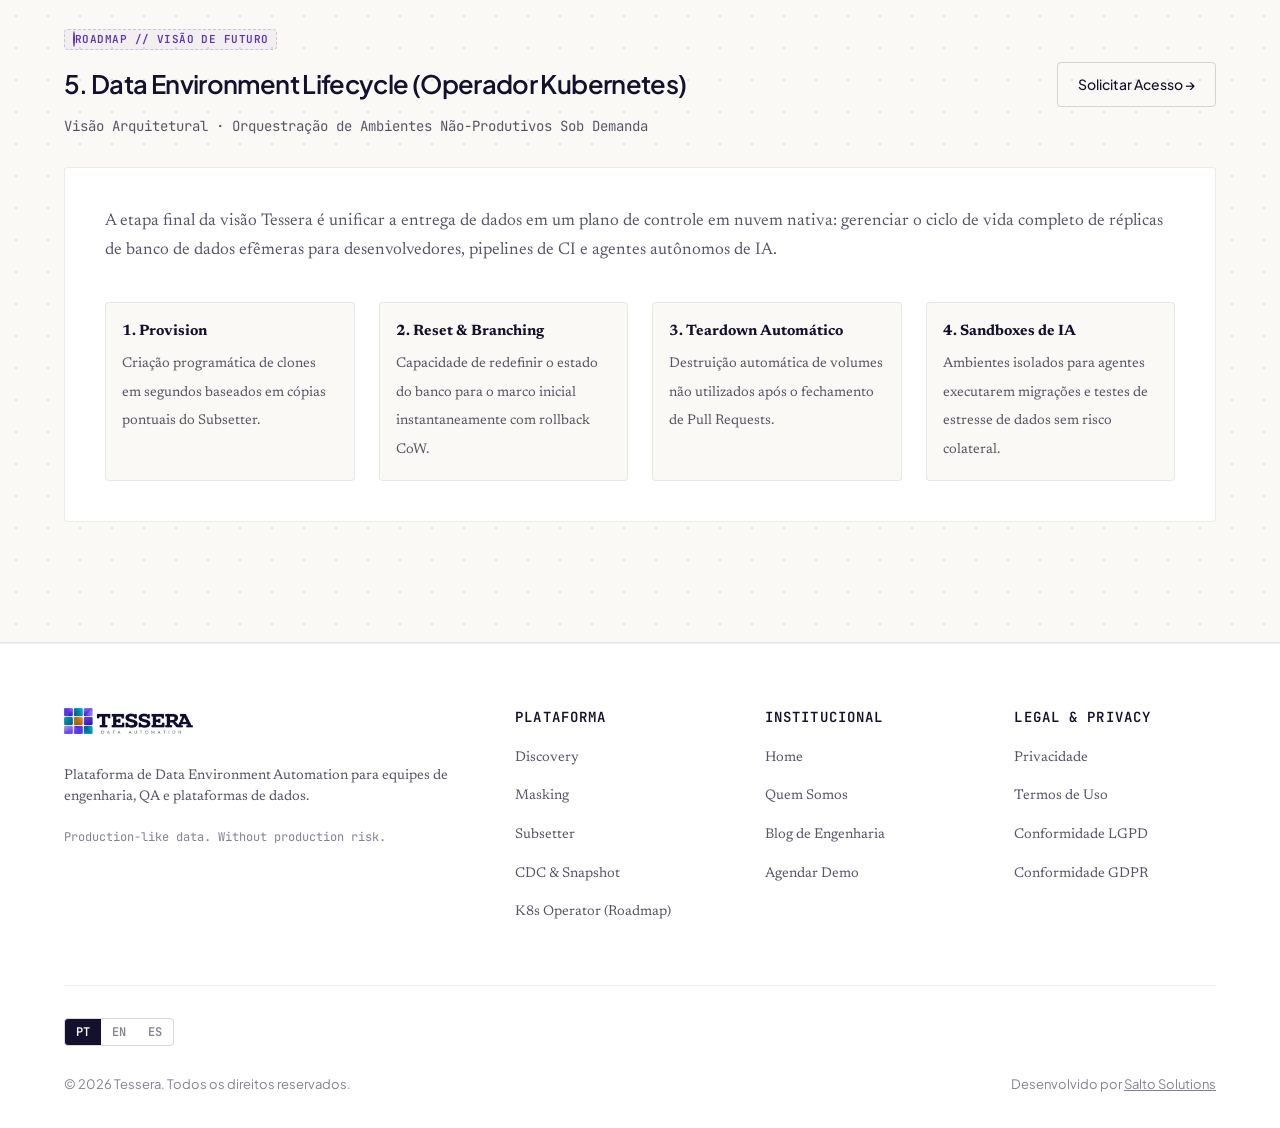
<file: public/produtos/index.html>
<!DOCTYPE html>
<html lang="pt-BR">
<head>
  <meta charset="UTF-8">
  <meta name="viewport" content="width=device-width, initial-scale=1.0">
  <title>Produtos e Arquitetura Modular — Tessera</title>
  <meta name="description" content="Especificações técnicas e simulações interativas dos quatro produtos da Tessera: Discovery, Masking, Subsetter e CDC & Snapshot, além do roadmap para o Operador Kubernetes.">
  <link rel="canonical" href="https://tessera.com.br/produtos/">
  <link rel="icon" type="image/svg+xml" href="../favicon.svg">
  <link rel="preconnect" href="https://fonts.googleapis.com">
  <link rel="preconnect" href="https://fonts.gstatic.com" crossorigin>
  <link href="https://fonts.googleapis.com/css2?family=JetBrains+Mono:wght@400;500;600;700&family=Newsreader:ital,opsz,wght@0,6..72,400;0,6..72,500;0,6..72,600;1,6..72,400&family=Plus+Jakarta+Sans:wght@400;500;600;700&display=swap" rel="stylesheet">
  <link rel="stylesheet" href="../assets/styles.css?v=20260910_25">
  <link rel="stylesheet" href="../assets/subsetter-graph.css?v=20260910_25">
  <link rel="stylesheet" href="../assets/products-animations.css?v=20260910_25">
</head>
<body class="bg-grid-dots">

  <!-- Site Header -->
  <header class="site-header">
    <div class="container nav-wrapper">
      <a href="../" class="brand-logo" aria-label="Tessera Homepage">
        <img src="../assets/tessera-logo-transparent.png" alt="Tessera Data Automation">
      </a>

      <!-- Mobile Backdrop Overlay -->
      <div class="mobile-menu-backdrop" onclick="toggleMobileMenu()"></div>

      <nav class="main-nav">
        <a href="../produtos/" class="active">Produtos <span>&rarr;</span></a>
        <a href="../quem-somos/">Quem Somos <span>&rarr;</span></a>
        <a href="../blog/">Blog &amp; Insights <span>&rarr;</span></a>
        <a href="../contato/">Contato <span>&rarr;</span></a>

        <div class="mobile-menu-footer">
          <span style="font-family: var(--font-mono); font-size: 0.75rem; color: var(--text-muted); letter-spacing: 0.05em; text-transform: uppercase;">Idioma / Language</span>
          <div class="lang-switch" role="group" aria-label="Language selector">
            <button class="lang-btn active" data-lang="pt" onclick="setLanguage('pt')">PT</button>
            <button class="lang-btn" data-lang="en" onclick="setLanguage('en')">EN</button>
            <button class="lang-btn" data-lang="es" onclick="setLanguage('es')">ES</button>
          </div>
        </div>
      </nav>

      <div class="nav-actions">
        <div class="lang-switch" role="group" aria-label="Language selector">
          <button class="lang-btn active" data-lang="pt" onclick="setLanguage('pt')">PT</button>
          <button class="lang-btn" data-lang="en" onclick="setLanguage('en')">EN</button>
          <button class="lang-btn" data-lang="es" onclick="setLanguage('es')">ES</button>
        </div>
        <a href="../contato/" class="btn btn-primary">Agendar Demo</a>
        <button class="mobile-menu-btn" onclick="toggleMobileMenu()" aria-label="Abrir Menu de Navegação" aria-expanded="false">
          <svg width="22" height="22" viewBox="0 0 24 24" fill="none" stroke="currentColor" stroke-width="2" stroke-linecap="round">
            <line x1="3" y1="6" x2="21" y2="6"></line>
            <line x1="3" y1="12" x2="21" y2="12"></line>
            <line x1="3" y1="18" x2="21" y2="18"></line>
          </svg>
        </button>
      </div>
    </div>
  </header>

  <!-- Hero Header -->
  <section class="section" style="padding-top: clamp(40px, 6vw, 70px); padding-bottom: clamp(32px, 5vw, 50px);">
    <div class="container">
      <div style="max-width: 860px;">
        <span class="eyebrow" style="color: var(--tessera-violet);">ARQUITETURA &amp; PRODUTOS</span>
        <h1 class="font-title" style="margin-top: 12px; margin-bottom: 20px;">
          Componentes desacoplados. Integridade contínua.
        </h1>
        <p class="lead" style="margin-bottom: 0;">
          A Tessera é um conjunto de ferramentas modulares de engenharia de dados projetadas para operar independentemente ou como uma malha coordenada de automação não-produtiva. Abaixo, explore as <strong>especificações técnicas e simulações interativas</strong> de cada produto.
        </p>
      </div>
    </div>
  </section>

  <!-- ======================================================================
       1. TESSERA DISCOVERY
       ====================================================================== -->
  <section id="discovery">
    <div class="container">
      <div class="product-header-block">
        <span class="badge badge-ready">PRONTO // READY</span>
        <div class="product-title-row">
          <h2 class="font-title">1. Tessera Discovery</h2>
          <a href="../contato/" class="btn btn-secondary btn-product-cta">Solicitar Documentação &rarr;</a>
        </div>
        <p class="text-muted product-subtitle">Framework Go · Biblioteca Pura sem I/O · Recall-First</p>
      </div>

      <div class="problem-box" style="margin-top: 0; background: var(--bg-secondary);">
        <p class="product-lead-desc">
          O <strong>Discovery</strong> é uma biblioteca Go reutilizável e desacoplada, projetada sem I/O direto: ela consome metadados e amostras fornecidos pelo chamador e devolve um inventário auditável com domínios de dados, algoritmos de mascaramento recomendados e grau de confiança.
        </p>

        <!-- SIMULADOR INTERATIVO: DISCOVERY SCANNER -->
        <div class="prod-sim-container" id="sim-discovery">
          <div class="prod-sim-topbar">
            <div class="prod-sim-title">
              <span class="dot"></span>
              <span>// SIMULADOR: LIVE SCHEMA SCANNER &amp; RECALL-FIRST PII DETECTION</span>
            </div>
            <div class="prod-sim-stats">
              <span>Recall-First: <strong style="color: #7EE787;">Ativo</strong></span>
              <span>Falsos Negativos: <strong style="color: #7EE787;">Zero</strong></span>
              <span>Modo: <strong style="color: #BC8CFF;">Regex + Luhn + Shannon</strong></span>
            </div>
            <div class="prod-sim-controls">
              <button id="disc-btn-play" class="sim-btn-sm">▶ Auto Scan</button>
              <button id="disc-btn-next" class="sim-btn-sm">Próxima Amostra &rarr;</button>
            </div>
          </div>

          <div class="discovery-stage">
            <!-- Colunas Disponíveis -->
            <div class="discovery-feed">
              <div class="discovery-feed-header">Colunas Inspecionadas</div>
              <div id="disc-feed"></div>
            </div>

            <!-- Câmara de Inspeção -->
            <div class="scanner-chamber">
              <div class="scanner-beam-box">
                <div id="disc-laser" class="scanner-laser"></div>
                <div id="disc-target-label" class="target-col-label">Amostra sob inspeção: customers.cpf</div>
                <div id="disc-target-val" class="target-col-val">341.890.122-10</div>
              </div>

              <div class="pass-grid">
                <div class="pass-card">
                  <span class="pass-title">Pass 1: Path Classifier</span>
                  <div id="disc-pass1" class="pass-val pass-ok">Regex: /(cpf|doc_fed)/i ✓ Match</div>
                </div>
                <div class="pass-card">
                  <span class="pass-title">Pass 2: Value Validator</span>
                  <div id="disc-pass2" class="pass-val pass-ok">Validador Luhn/Mod11 ✓ Válido</div>
                </div>
                <div class="pass-card">
                  <span class="pass-title">Pass 3: Shannon Entropy</span>
                  <div id="disc-pass3" class="pass-val">3.1 bits/byte (Formatado)</div>
                </div>
              </div>

              <div class="discovery-result-box">
                <div class="result-main">
                  <span style="font-family: var(--font-mono); font-size: 0.625rem; color: #8C88A8; text-transform: uppercase;">Classificação Auditável Gerada:</span>
                  <div id="disc-res-domain" class="result-domain">BR_CPF // DADO PESSOAL SENSÍVEL</div>
                  <div id="disc-res-action" class="result-action">Algoritmo: CPF Format-Preserving Masker (NIST FF1)</div>
                </div>
                <div style="text-align: right;">
                  <span style="font-family: var(--font-mono); font-size: 0.6875rem; color: #8C88A8;">Grau de Confiança: <strong id="disc-res-score" style="color: #7EE787;">100%</strong></span>
                  <div class="result-score-bar">
                    <div id="disc-res-score-fill" class="result-score-fill" style="width: 100%;"></div>
                  </div>
                </div>
              </div>
            </div>
          </div>

          <div class="prod-sim-footer">
            <span>Diferencial: Detecta colunas ofuscadas em SAP/Legado (ex: <code>FLD_019</code>) pela amostragem de dados com entropia matemática.</span>
            <span style="color: #7EE787;">Zero I/O direto · Totalmente thread-safe</span>
          </div>
        </div>



        <div class="problem-grid">
          <div class="problem-item">
            <strong>Classificadores Plugáveis</strong>
            <span>Type, Path (regex), Data (regex), Luhn (cartões), Dicionários de domínio e Entropia de Shannon.</span>
          </div>
          <div class="problem-item">
            <strong>Recall-First Strategy</strong>
            <span>Prioridade matemática para reduzir falsos negativos; dados incertos são demarcados como <code>needs_review</code>.</span>
          </div>
          <div class="problem-item">
            <strong>PATH e DATA Independentes</strong>
            <span>Detecta campos sensíveis mesmo em bancos legados com nomes ofuscados (ex: tabelas SAP <code>FLD_019</code>, <code>ZZ_ATTR</code>).</span>
          </div>
          <div class="problem-item">
            <strong>Modelo Relacional + JSON</strong>
            <span>Tratamento unificado por caminho (<code>path[]</code>), processando colunas relacionais e nós JSON sem duplicar código.</span>
          </div>
        </div>
      </div>
    </div>
  </section>

  <!-- ======================================================================
       2. TESSERA MASKING
       ====================================================================== -->
  <section id="masking" style="background: var(--bg-secondary);">
    <div class="container">
      <div class="product-header-block">
        <span class="badge badge-ready">PRONTO // READY</span>
        <div class="product-title-row">
          <h2 class="font-title">2. Tessera Masking</h2>
          <a href="../contato/" class="btn btn-secondary btn-product-cta">Solicitar Documentação &rarr;</a>
        </div>
        <p class="text-muted product-subtitle">Framework Go · Criptografia Determinística Key-Driven · FF1 NIST SP 800-38G</p>
      </div>

      <div class="problem-box" style="margin-top: 0; background: var(--bg-primary);">
        <p class="product-lead-desc">
          O determinismo matemático é o pilar da integridade relacional da Tessera: <code>mesma chave + mesma config + mesmo input = saída byte-idêntica</code>. Ao aplicar o mascaramento em repouso (Static Masking), chaves estrangeiras e identificadores entre diferentes microsserviços continuam se relacionando perfeitamente sem nunca revelar dados brutos.
        </p>

        <!-- Explicação Didática do Problema & Solução -->
        <div class="masking-concept-box">
          <div class="concept-col">
            <h4 style="color: #FF7B72 !important;"><span style="color: #FF7B72 !important;">✕ O Problema: Mascaramento Comum Quebra Testes</span></h4>
            <p>
              Ao mascarar bancos para ambientes de testes e QA, ferramentas tradicionais geram valores aleatórios desconectados. O mesmo cliente <code>1042</code> vira <code>FAKE-119</code> no PostgreSQL e vira <code>RANDOM-842</code> no Oracle.
            </p>
            <p style="margin-top: 8px;">
              <strong style="color: #FF7B72 !important;">Impacto:</strong> A chave estrangeira (FK) se quebra. As consultas com <code>JOIN</code> retornam zero registros e toda a suíte de testes de software falha!
            </p>
          </div>
          <div class="concept-col">
            <h4 style="color: #7EE787 !important;"><span style="color: #7EE787 !important;">✓ A Solução Tessera: Criptografia Determinística (NIST FF1)</span></h4>
            <p>
              A Tessera garante consistência matemática via KMS: <code>mesma chave + mesmo dado = mesma saída mascarada</code>, mesmo operando em bancos de dados totalmente separados.
            </p>
            <p style="margin-top: 8px;">
              <strong style="color: #7EE787 !important;">Benefício:</strong> O cliente <code>1042</code> vira <strong style="color: #FFFFFF !important;">exatamente <code>"US-981-D"</code> em todos os microsserviços simultaneamente</strong>. As consultas e testes funcionam 100%, com dados sensíveis (PII) totalmente anônimos e protegidos (LGPD).
            </p>
          </div>
        </div>

        <!-- SIMULADOR INTERATIVO: MASKING & JOIN PRESERVER -->
        <div class="prod-sim-container" id="sim-masking">
          <div class="prod-sim-topbar">
            <div class="prod-sim-title">
              <span class="dot"></span>
              <span>// SIMULADOR: DETERMINISMO CRIPTOGRÁFICO &amp; PRESERVAÇÃO DE JOINS</span>
            </div>
            <div class="prod-sim-stats">
              <span>Padrão: <strong style="color: #7EE787;">FF1 NIST SP 800-38G</strong></span>
              <span>Chave KMS: <strong id="mask-kms-key-label" style="color: #BC8CFF;">aws-kms://tessera-prod-key</strong></span>
              <span>Integridade: <strong style="color: #7EE787;">100%</strong></span>
            </div>
            <div class="prod-sim-controls">
              <button id="mask-btn-tessera" class="sim-btn-sm active">✓ Tessera FPE (JOIN Íntegro)</button>
              <button id="mask-btn-naive" class="sim-btn-sm">✗ Mascaramento Comum (Quebra JOIN)</button>
              <button id="mask-btn-real" class="sim-btn-sm">⚠ Dados Reais (Risco)</button>
              <button id="mask-btn-key" class="sim-btn-sm">⚿ Girar Chave KMS</button>
            </div>
          </div>

          <div class="masking-stage">
            <div class="services-dual-grid">
              <!-- Serviço A: Postgres Customers -->
              <div class="service-card">
                <div class="service-header">
                  <span class="service-title">
                    <span style="color: #58A6FF;">◆</span> auth_service.customers
                  </span>
                  <span class="service-badge">PostgreSQL 16</span>
                </div>
                <table class="service-table">
                  <thead>
                    <tr>
                      <th>id (PK)</th>
                      <th>nome</th>
                      <th>cpf</th>
                    </tr>
                  </thead>
                  <tbody>
                    <tr>
                      <td class="cell-key cell-val" id="cell-p-id1">US-981-D</td>
                      <td class="cell-val" id="cell-p-name1">Fernanda Castro</td>
                      <td class="cell-val" id="cell-p-cpf1">582.109.844-32</td>
                    </tr>
                    <tr>
                      <td class="cell-key cell-val" id="cell-p-id2">US-204-K</td>
                      <td class="cell-val" id="cell-p-name2">Carlos Eduardo</td>
                      <td class="cell-val" id="cell-p-cpf2">512.390.871-00</td>
                    </tr>
                  </tbody>
                </table>
              </div>

              <!-- Módulo Central FPE -->
              <div class="fpe-center-module">
                <div class="kms-vault-icon">⚿</div>
                <span class="kms-label">FPE FF1 Engine</span>
              </div>

              <!-- Serviço B: Oracle Invoices -->
              <div class="service-card">
                <div class="service-header">
                  <span class="service-title">
                    <span style="color: #FFB74D;">◆</span> billing_service.invoices
                  </span>
                  <span class="service-badge">Oracle 19c</span>
                </div>
                <table class="service-table">
                  <thead>
                    <tr>
                      <th>invoice_id</th>
                      <th>customer_id (FK)</th>
                      <th>total</th>
                    </tr>
                  </thead>
                  <tbody>
                    <tr>
                      <td>INV-9021</td>
                      <td class="cell-key cell-val" id="cell-o-fk1">US-981-D</td>
                      <td>R$ 4.520,00</td>
                    </tr>
                    <tr>
                      <td>INV-9022</td>
                      <td class="cell-key cell-val" id="cell-o-fk2">US-204-K</td>
                      <td>R$ 1.180,50</td>
                    </tr>
                  </tbody>
                </table>
              </div>
            </div>

            <!-- Faixa de Confirmação do JOIN -->
            <div id="mask-join-banner" class="join-bridge-banner">
              <span><strong style="color:#7EE787;">✓ JOIN PRESERVADO:</strong> <code style="color:#FFFFFF; background:rgba(0,0,0,0.65); border:1px solid rgba(126,231,135,0.4); padding:3px 8px; border-radius:4px;">customers.id ("US-981-D") == invoices.customer_id ("US-981-D")</code></span>
              <span style="color:#7EE787; font-weight:700;">100% Íntegro em Testes</span>
            </div>
          </div>

          <div class="prod-sim-footer">
            <span id="mask-status-text" style="color: #7EE787; font-weight: 600;"><strong style="color: #7EE787;">A Solução Tessera:</strong> Criptografia determinística (FF1). O mesmo ID de entrada gera exatamente a mesma saída no Postgres e no Oracle. Testes funcionam sem expor PII real.</span>
            <span style="color: #E2E1EC;">Garantia: mesma chave KMS = saída byte-idêntica entre microsserviços.</span>
          </div>
        </div>



        <div class="problem-grid">
          <div class="problem-item">
            <strong>13 Algoritmos Nativos</strong>
            <span>Secure Lookup, Character Mapping, Numeric Mapping, Segment Mapping, Date Shift, Full Name, Email e Nullify.</span>
          </div>
          <div class="problem-item">
            <strong>Format-Preserving Encryption</strong>
            <span>Criptografia FF1 conforme NIST SP 800-38G com validação estrita de dígitos verificadores (Luhn, IBAN, CPF/CNPJ).</span>
          </div>
          <div class="problem-item">
            <strong>Static Masking Físico</strong>
            <span>Transformação gravada diretamente no destino de não-produção; o dado sensível original jamais reside no ambiente de testes.</span>
          </div>
          <div class="problem-item">
            <strong>Chain de Algoritmos</strong>
            <span>Possibilidade de encadear múltiplos tratamentos por campo mantendo idempotência total entre execuções.</span>
          </div>
        </div>
      </div>
    </div>
  </section>

  <!-- ======================================================================
       3. TESSERA SUBSETTER
       ====================================================================== -->
  <section id="subsetter">
    <div class="container">
      <div class="product-header-block">
        <span class="badge badge-core">CORE COMPLETO // READY</span>
        <div class="product-title-row">
          <h2 class="font-title">3. Tessera Subsetter</h2>
          <a href="../contato/" class="btn btn-secondary btn-product-cta">Solicitar Documentação &rarr;</a>
        </div>
        <p class="text-muted product-subtitle">Aplicação Core · Solver Tarjan SCC em Neo4j · Web, CLI e Kubernetes</p>
      </div>

      <div class="problem-box" style="margin-top: 0; background: var(--bg-secondary);">
        <p class="product-lead-desc">
          Em vez de sincronizar terabytes inteiros de produção para desenvolvimento, o Subsetter isola fatias orientadas a sementes (ex: <em>"todas as contas ativas no Brasil criadas em 2026"</em>) e resolve recursivamente todas as chaves primárias e estrangeiras dependentes, inclusive através de grafos complexos e dependências circulares.
        </p>

        <!-- SIMULADOR INTERATIVO: SUBSETTER TARJAN WAVES GRAPH -->
        <div class="sim-container">
          <div class="sim-topbar">
            <div class="sim-info-group">
              <div class="sim-info-item">
                <span>Semente:</span>
                <strong class="stat-seed">customers (WHERE region = 'BR-SP')</strong>
              </div>
              <div class="sim-info-item">
                <span>Tabelas no Subset:</span>
                <strong id="stat-reached" class="stat-reached">1 / 14</strong>
              </div>
              <div class="sim-info-item">
                <span>Redução de Volume:</span>
                <strong id="stat-reduction" class="stat-reduction">96.4%</strong>
              </div>
              <div class="sim-info-item">
                <span>Integridade FK:</span>
                <strong class="stat-integrity">100% Íntegro</strong>
              </div>
            </div>

            <div class="sim-controls">
              <button id="btn-play" class="sim-btn">
                <span id="play-icon">&#9654;</span> <span id="play-text">Auto Play</span>
              </button>
              <button class="sim-btn" data-hop="0">Semente</button>
              <button class="sim-btn" data-hop="1">Onda 1 (FKs)</button>
              <button class="sim-btn" data-hop="2">Onda 2 (Itens)</button>
              <button class="sim-btn" data-hop="3">Onda 3 (Tarjan)</button>
              <button id="btn-reset" class="sim-btn" title="Reiniciar">&#8635;</button>
            </div>
          </div>

          <div id="tarjan-alert" class="tarjan-banner">
            <div class="tarjan-alert-content">
              <span class="tarjan-alert-icon">&#9888;</span>
              <span style="color: #FFB74D;"><strong style="color: #FFE082;">Ciclo Relacional Detectado:</strong> <code style="color: #FFFFFF; background: rgba(0,0,0,0.65); padding: 2px 6px; border-radius: 4px; border: 1px solid rgba(255,183,77,0.4);">orders &harr; transactions</code> (dependência circular bidirecional).</span>
            </div>
            <span class="tarjan-resolved" style="color: #7EE787; font-weight: 700;">&check; Resolvido via Tarjan SCC Waves em 2 etapas</span>
          </div>

          <div class="mobile-scroll-hint">
            <span>&harr; Deslize horizontalmente para navegar pelo grafo completo</span>
          </div>

          <div class="sim-stage-wrapper">
            <div class="sim-stage" id="stage">
              <svg class="sim-svg" id="svg-layer" viewBox="0 0 1060 580">
                <defs>
                  <marker id="arrow-dead" viewBox="0 0 10 10" refX="8" refY="5" markerWidth="6" markerHeight="6" orient="auto">
                    <path d="M 0 1 L 9 5 L 0 9 z" fill="#3A3654"></path>
                  </marker>
                  <marker id="arrow-active" viewBox="0 0 10 10" refX="8" refY="5" markerWidth="6" markerHeight="6" orient="auto">
                    <path d="M 0 1 L 9 5 L 0 9 z" fill="#7EE787"></path>
                  </marker>
                  <marker id="arrow-cycle" viewBox="0 0 10 10" refX="8" refY="5" markerWidth="6" markerHeight="6" orient="auto">
                    <path d="M 0 1 L 9 5 L 0 9 z" fill="#FF7B72"></path>
                  </marker>
                </defs>
                <g id="dead-edges"></g>
                <g id="live-edges"></g>
              </svg>
              <div class="sim-nodes" id="nodes-layer"></div>
            </div>
          </div>

          <div class="sim-legend-bar">
            <div class="legend-items">
              <div class="legend-item">
                <div class="legend-dot dot-seed"></div>
                <span>Semente / Âncora</span>
              </div>
              <div class="legend-item">
                <div class="legend-dot dot-wave1"></div>
                <span>Onda 1 (FKs Diretas)</span>
              </div>
              <div class="legend-item">
                <div class="legend-dot dot-wave2"></div>
                <span>Onda 2 (Cascata)</span>
              </div>
              <div class="legend-item">
                <div class="legend-dot dot-lookup"></div>
                <span>Tabela Lookup (Full)</span>
              </div>
              <div class="legend-item">
                <div class="legend-dot dot-pruned"></div>
                <span>Fora do Subset (Descartada)</span>
              </div>
            </div>

            <div class="sim-status-box">
              Status: <span id="status-text" class="stat-reached">Aguardando execução...</span>
            </div>
          </div>
        </div>



        <div class="problem-grid">
          <div class="problem-item">
            <strong>Resolução de Dependências Circulares</strong>
            <span>O algoritmo Tarjan SCC identifica componentes fortemente conectados (ex: <code>orders &harr; transactions</code>) e extrai em etapas sem recursão infinita.</span>
          </div>
          <div class="problem-item">
            <strong>Estratégia de Ondas (Waves)</strong>
            <span>Extração em lote paralela por profundidade, reduzindo locks de leitura em produção ao mínimo necessário.</span>
          </div>
          <div class="problem-item">
            <strong>Foreign Keys Virtuais</strong>
            <span>Conecta relações mesmo em sistemas legados sem Foreign Keys declaradas formalmente no banco.</span>
          </div>
          <div class="problem-item">
            <strong>Suporte Multi-Engine</strong>
            <span>Executa fatiamento consistente entre PostgreSQL, MySQL, SQL Server, Oracle e documentos MongoDB.</span>
          </div>
        </div>
      </div>
    </div>
  </section>

  <!-- ======================================================================
       4. TESSERA CDC & SNAPSHOT
       ====================================================================== -->
  <section id="cdc" style="background: var(--bg-secondary);">
    <div class="container">
      <div class="product-header-block">
        <span class="badge badge-hardening">EM HARDENING // AVAILABLE</span>
        <div class="product-title-row">
          <h2 class="font-title">4. Tessera CDC &amp; Snapshot</h2>
          <a href="../contato/" class="btn btn-secondary btn-product-cta">Solicitar Documentação &rarr;</a>
        </div>
        <p class="text-muted product-subtitle">Captura Contínua · PostgreSQL 16+ &amp; MySQL 8+ · Eventos Canônicos JSONL para S3</p>
      </div>

      <div class="problem-box" style="margin-top: 0; background: var(--bg-primary);">
        <p class="product-lead-desc">
          Uma capacidade totalmente autônoma e independente: captura o estado inicial por snapshot consistente com isolamento MVCC e encadeia continuamente o fluxo incremental de mutações ordenado por commit, sem depender de stacks pesadas como Kafka ou Debezium.
        </p>

        <!-- SIMULADOR INTERATIVO: CDC LSN0 HORIZON & STREAM -->
        <div class="prod-sim-container" id="sim-cdc">
          <div class="prod-sim-topbar">
            <div class="prod-sim-title">
              <span class="dot"></span>
              <span>// SIMULADOR: COORDENAÇÃO DE FRONTEIRA LSN0 &amp; STREAM CONTÍNUO</span>
            </div>
            <div class="prod-sim-stats">
              <span>Engine: <strong style="color: #7EE787;">Go pgoutput (Sem Kafka)</strong></span>
              <span>Marco LSN0: <strong style="color: #FFB74D;">0/16B3F88</strong></span>
              <span>Taxa: <strong id="cdc-ops-sec" style="color: #58A6FF;">4.2k ops/s</strong></span>
              <span>Arquivo Ativo: <strong id="cdc-file-count" style="color: #BC8CFF;">part-0042.jsonl.zst</strong></span>
            </div>
            <div class="prod-sim-controls">
              <button id="cdc-btn-play" class="sim-btn-sm active">❚❚ Pausar Stream</button>
              <button id="cdc-btn-mut" class="sim-btn-sm">+ Mutação</button>
              <button id="cdc-btn-ddl" class="sim-btn-sm">Injetar DDL (ALTER TABLE)</button>
            </div>
          </div>

          <div class="cdc-stage">
            <div class="cdc-pipeline-flow">
              <!-- Origem -->
              <div class="cdc-source-card">
                <div class="cdc-card-title">
                  <span style="color: #58A6FF;">◉</span> PostgreSQL 16+
                </div>
                <span style="font-family: var(--font-mono); font-size: 0.625rem; color: #8C88A8;">WAL Logical Replication (pgoutput)</span>
                <div class="s3-file-pill">
                  <span>Slot: tessera_slot</span>
                  <span style="color: #7EE787;">● Ativo</span>
                </div>
              </div>

              <!-- Stream Chamber -->
              <div class="cdc-stream-box">
                <!-- Laser da barreira LSN0 -->
                <div class="lsn0-laser-barrier"></div>
                <span class="lsn0-tag">FRONTEIRA LSN0: 0/16B3F88</span>

                <!-- Lado Esquerdo: Snapshot MVCC Inicial -->
                <div class="snapshot-zone">
                  <span style="font-family: var(--font-mono); font-size: 0.625rem; color: #58A6FF; font-weight: 700;">SNAPSHOT INICIAL MVCC</span>
                  <div class="snapshot-block">
                    <strong style="color: #FFF; font-family: var(--font-mono); font-size: 0.8125rem;">Estado Estático</strong>
                    <div style="font-family: var(--font-mono); font-size: 0.625rem; color: #A5D1FF; margin-top: 4px;">4.8M linhas congeladas na fronteira LSN0</div>
                  </div>
                </div>

                <!-- Lado Direito: Mutações Pós-LSN0 -->
                <div class="stream-zone" id="cdc-stream-zone">
                  <!-- Chips animados inseridos via JS -->
                </div>
              </div>

              <!-- Destino -->
              <div class="cdc-dest-card">
                <div class="cdc-card-title">
                  <span style="color: #BC8CFF;">▲</span> Amazon S3 Bucket
                </div>
                <span style="font-family: var(--font-mono); font-size: 0.625rem; color: #8C88A8;">Eventos Canônicos JSONL Zstandard</span>
                <div class="s3-file-pill">
                  <span>Compressão: zstd</span>
                  <span style="color: #BC8CFF;">-82% size</span>
                </div>
              </div>
            </div>
          </div>

          <div class="prod-sim-footer">
            <span>Diferencial: A fronteira LSN0 elimina transações duplicadas e janelas cegas na transição do snapshot para o stream incremental.</span>
            <span style="color: #FFB74D;">Captura canônica de DDLs estruturados</span>
          </div>
        </div>



        <div class="problem-grid">
          <div class="problem-item">
            <strong>Sem Kafka / Debezium</strong>
            <span>Motor Go de baixo consumo que lê diretamente a replicação lógica nativa sem instalar extensões de terceiros no banco produtivo.</span>
          </div>
          <div class="problem-item">
            <strong>Ponto LSN0 Coordenado</strong>
            <span>Elimina transações duplicadas e janelas cegas: a fronteira LSN garante transição suave do snapshot para o stream contínuo.</span>
          </div>
          <div class="problem-item">
            <strong>Captura Canônica de DDL</strong>
            <span>Alteraçōes de tabela (CREATE, ALTER, DROP) são convertidas em registros estruturados para replay e versionamento em data lakes.</span>
          </div>
          <div class="problem-item">
            <strong>4 CRDs Kubernetes</strong>
            <span>Controle declarativo via Kubernetes Custom Resources: <code>CaptureSource</code>, <code>ReSnapshot</code>, <code>CaptureDestination</code> e <code>CaptureClass</code>.</span>
          </div>
        </div>
      </div>
    </div>
  </section>

  <!-- ======================================================================
       5. LIFECYCLE OPERATOR (ROADMAP)
       ====================================================================== -->
  <section id="lifecycle">
    <div class="container">
      <div class="product-header-block">
        <span class="badge badge-roadmap">ROADMAP // VISÃO DE FUTURO</span>
        <div class="product-title-row">
          <h2 class="font-title">5. Data Environment Lifecycle (Operador Kubernetes)</h2>
          <a href="../contato/" class="btn btn-secondary btn-product-cta">Solicitar Acesso &rarr;</a>
        </div>
        <p class="text-muted product-subtitle">Visão Arquitetural · Orquestração de Ambientes Não-Produtivos Sob Demanda</p>
      </div>

      <div class="problem-box" style="margin-top: 0; background: var(--bg-secondary);">
        <p class="product-lead-desc">
          A etapa final da visão Tessera é unificar a entrega de dados em um plano de controle em nuvem nativa: gerenciar o ciclo de vida completo de réplicas de banco de dados efêmeras para desenvolvedores, pipelines de CI e agentes autônomos de IA.
        </p>



        <div class="problem-grid">
          <div class="problem-item">
            <strong>1. Provision</strong>
            <span>Criação programática de clones em segundos baseados em cópias pontuais do Subsetter.</span>
          </div>
          <div class="problem-item">
            <strong>2. Reset &amp; Branching</strong>
            <span>Capacidade de redefinir o estado do banco para o marco inicial instantaneamente com rollback CoW.</span>
          </div>
          <div class="problem-item">
            <strong>3. Teardown Automático</strong>
            <span>Destruição automática de volumes não utilizados após o fechamento de Pull Requests.</span>
          </div>
          <div class="problem-item">
            <strong>4. Sandboxes de IA</strong>
            <span>Ambientes isolados para agentes executarem migrações e testes de estresse de dados sem risco colateral.</span>
          </div>
        </div>
      </div>
    </div>
  </section>

  <!-- Site Footer -->
  <footer class="site-footer">
    <div class="container">
      <div class="footer-grid">
        <div class="footer-col">
          <div style="display: flex; align-items: center; gap: 10px; margin-bottom: 16px;">
            <img src="../assets/tessera-logo-transparent.png" alt="Tessera" style="height: 28px; width: auto; display: block;">
          </div>
          <p style="font-size: 0.875rem; color: var(--text-secondary); line-height: 1.5; margin-bottom: 16px;">
            Plataforma de Data Environment Automation para equipes de engenharia, QA e plataformas de dados.
          </p>
          <span style="font-family: var(--font-mono); font-size: 0.75rem; color: var(--text-muted);">
            Production-like data. Without production risk.
          </span>
        </div>
        <div class="footer-col">
          <h4>Plataforma</h4>
          <ul>
            <li><a href="#discovery">Discovery</a></li>
            <li><a href="#masking">Masking</a></li>
            <li><a href="#subsetter">Subsetter</a></li>
            <li><a href="#cdc">CDC &amp; Snapshot</a></li>
            <li><a href="#lifecycle">K8s Operator (Roadmap)</a></li>
          </ul>
        </div>
        <div class="footer-col">
          <h4>Institucional</h4>
          <ul>
            <li><a href="../">Home</a></li>
            <li><a href="../quem-somos/">Quem Somos</a></li>
            <li><a href="../blog/">Blog de Engenharia</a></li>
            <li><a href="../contato/">Agendar Demo</a></li>
          </ul>
        </div>
        <div class="footer-col">
          <h4>Legal &amp; Privacy</h4>
          <ul>
            <li><a href="../privacidade/">Privacidade</a></li>
            <li><a href="../termos/">Termos de Uso</a></li>
            <li><a href="../privacidade/#lgpd">Conformidade LGPD</a></li>
            <li><a href="../privacidade/#gdpr">Conformidade GDPR</a></li>
          </ul>
        </div>
      </div>
      <div class="footer-bottom">
        <div style="width: 100%; display: flex; align-items: center; justify-content: space-between; flex-wrap: wrap; gap: 16px;">
          <div class="lang-switch" role="group" aria-label="Language selector">
            <button class="lang-btn active" data-lang="pt" onclick="setLanguage('pt')">PT</button>
            <button class="lang-btn" data-lang="en" onclick="setLanguage('en')">EN</button>
            <button class="lang-btn" data-lang="es" onclick="setLanguage('es')">ES</button>
          </div>
        </div>
        <div style="width: 100%; display: flex; align-items: center; justify-content: space-between; flex-wrap: wrap; gap: 16px; margin-top: 12px;">
          <span>&copy; 2026 Tessera. Todos os direitos reservados.</span>
          <span>Desenvolvido por <a href="https://salto.solutions" target="_blank" style="color: inherit; text-decoration: underline;">Salto Solutions</a></span>
        </div>
      </div>
    </div>
  </footer>

  <script src="../assets/app.js?v=20260910_25"></script>
  <script src="../assets/subsetter-graph.js?v=20260910_25"></script>
  <script src="../assets/products-animations.js?v=20260910_25"></script>
</body>
</html>
</file>
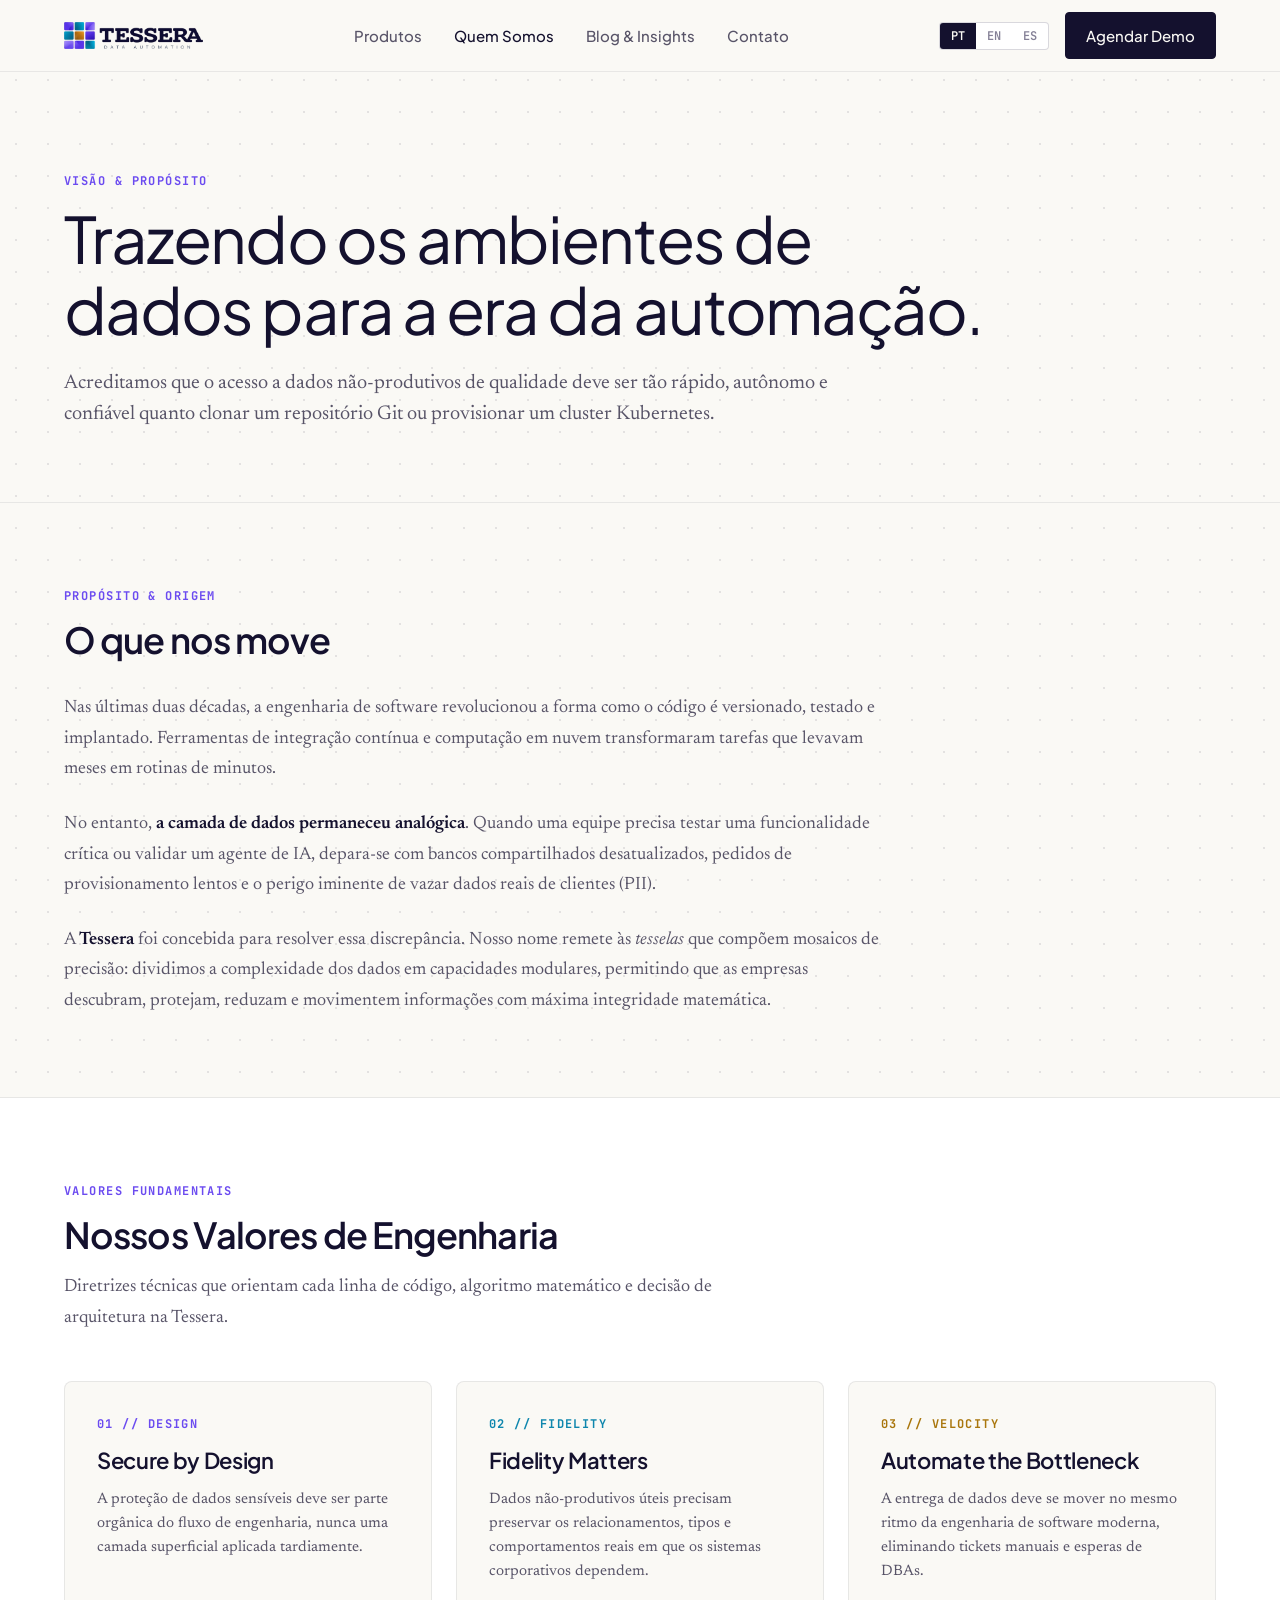
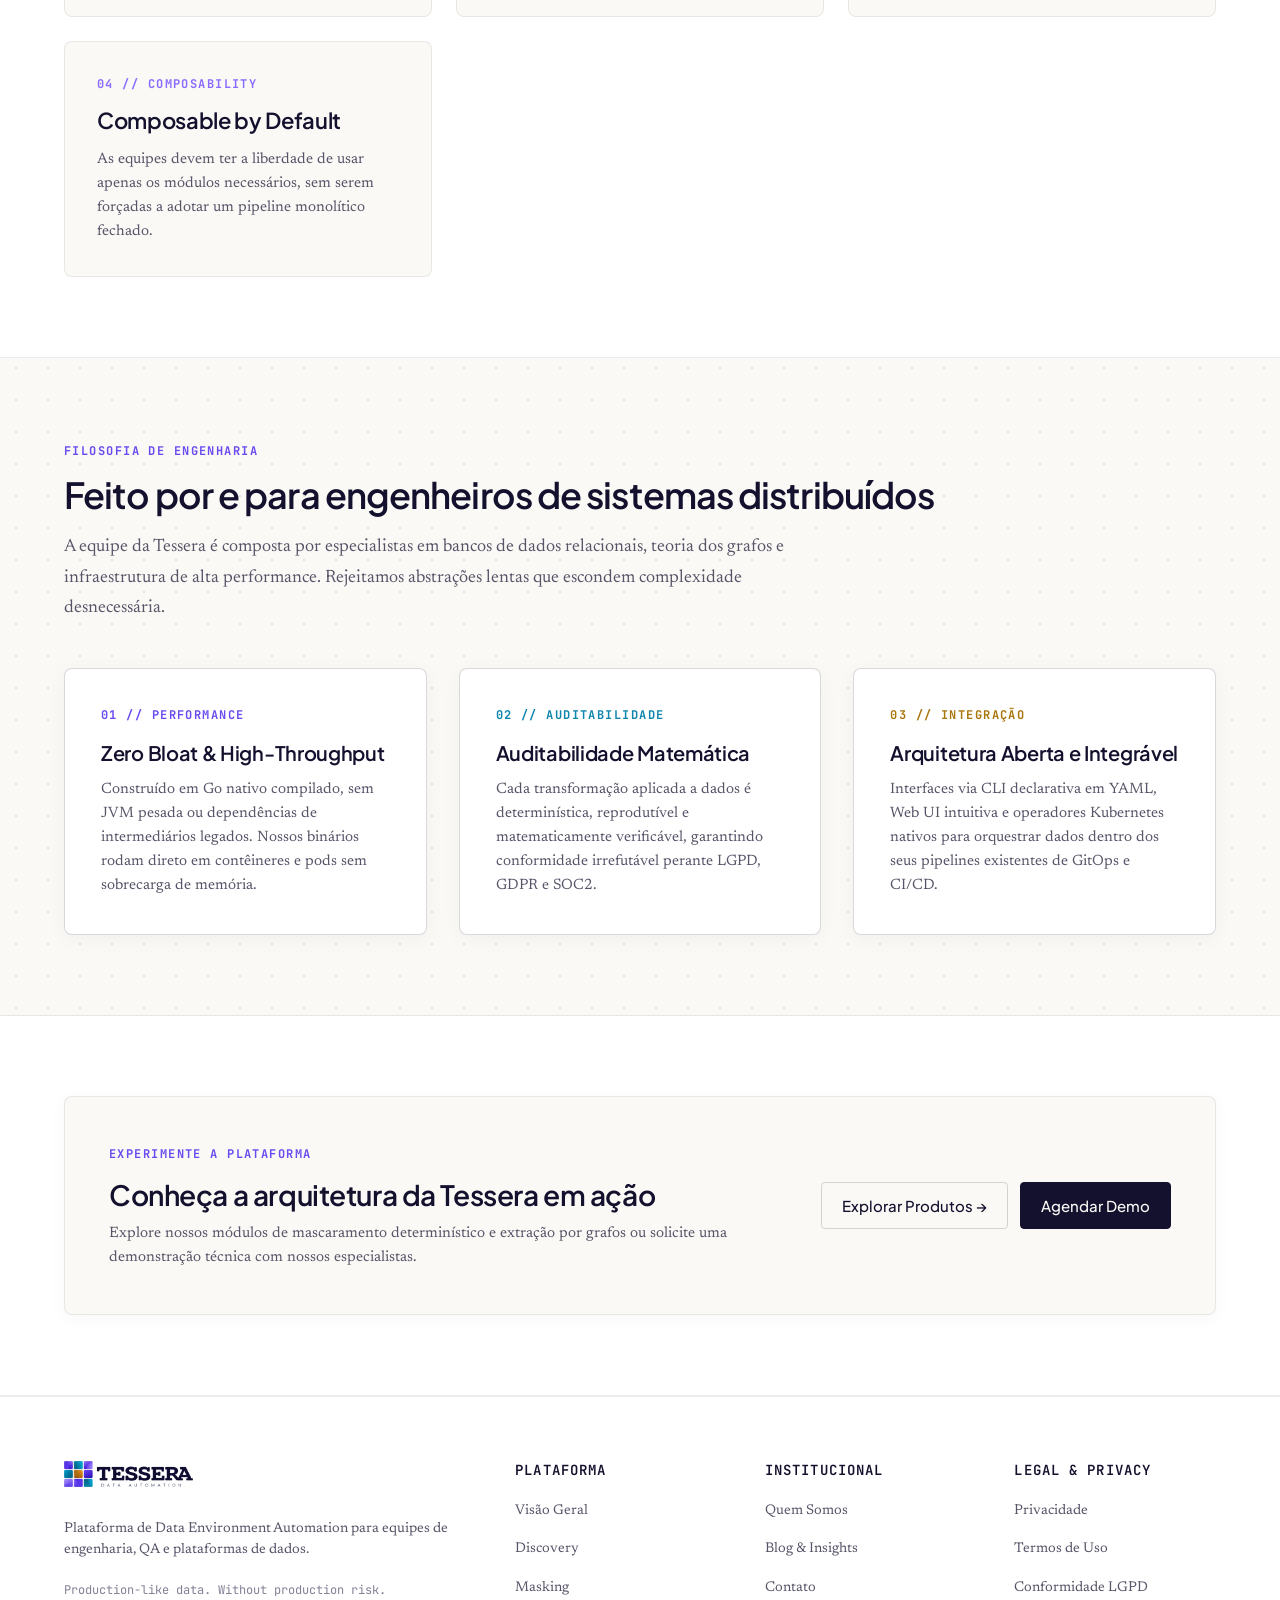
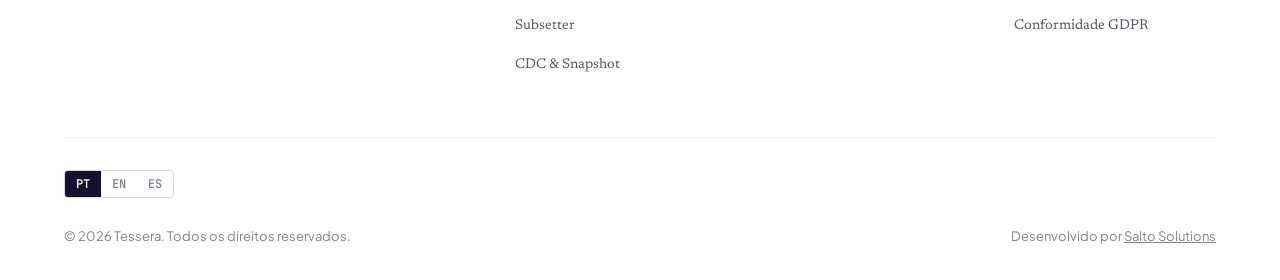
<file: public/quem-somos/index.html>
<!DOCTYPE html>
<html lang="pt-BR">
<head>
  <meta charset="UTF-8">
  <meta name="viewport" content="width=device-width, initial-scale=1.0">
  <title>Quem Somos — Visão, Missão e Valores da Tessera</title>
  <meta name="description" content="Conheça a visão, missão e os princípios de engenharia da Tessera: trazendo os ambientes de dados para a era da automação moderna.">
  <link rel="canonical" href="https://tessera.com.br/quem-somos/">
  <link rel="icon" type="image/svg+xml" href="../favicon.svg">
  <link rel="preconnect" href="https://fonts.googleapis.com">
  <link rel="preconnect" href="https://fonts.gstatic.com" crossorigin>
  <link href="https://fonts.googleapis.com/css2?family=JetBrains+Mono:wght@400;500;600;700&family=Newsreader:ital,opsz,wght@0,6..72,400;0,6..72,500;0,6..72,600;1,6..72,400&family=Plus+Jakarta+Sans:wght@400;500;600;700&display=swap" rel="stylesheet">
  <link rel="stylesheet" href="../assets/styles.css?v=20260910_17">
</head>
<body class="bg-grid-dots">

  <!-- Header -->
  <header class="site-header">
    <div class="container nav-wrapper">
      <a href="../" class="brand-logo" aria-label="Tessera Homepage">
        <img src="../assets/tessera-logo-transparent.png" alt="Tessera Data Automation">
      </a>

      <!-- Mobile Backdrop Overlay (Anthropic Style) -->
      <div class="mobile-menu-backdrop" onclick="toggleMobileMenu()"></div>

      <nav class="main-nav">
        <a href="../produtos/">Produtos <span>&rarr;</span></a>
        <a href="../quem-somos/" class="active">Quem Somos <span>&rarr;</span></a>
        <a href="../blog/">Blog &amp; Insights <span>&rarr;</span></a>
        <a href="../contato/">Contato <span>&rarr;</span></a>

        <!-- Mobile Menu Footer with Language Switcher -->
        <div class="mobile-menu-footer">
          <span style="font-family: var(--font-mono); font-size: 0.75rem; color: var(--text-muted); letter-spacing: 0.05em; text-transform: uppercase;">Idioma / Language</span>
          <div class="lang-switch" role="group" aria-label="Language selector">
            <button class="lang-btn active" data-lang="pt" onclick="setLanguage('pt')">PT</button>
            <button class="lang-btn" data-lang="en" onclick="setLanguage('en')">EN</button>
          <button class="lang-btn" data-lang="es" onclick="setLanguage('es')">ES</button>
          </div>
        </div>
      </nav>

      <div class="nav-actions">
        <div class="lang-switch">
          <button class="lang-btn active" data-lang="pt" onclick="setLanguage('pt')">PT</button>
          <button class="lang-btn" data-lang="en" onclick="setLanguage('en')">EN</button>
          <button class="lang-btn" data-lang="es" onclick="setLanguage('es')">ES</button>
        </div>
        <a href="../contato/" class="btn btn-primary">Agendar Demo</a>
        <button class="mobile-menu-btn" onclick="toggleMobileMenu()" aria-label="Abrir Menu de Navegação" aria-expanded="false">
          <svg width="22" height="22" viewBox="0 0 24 24" fill="none" stroke="currentColor" stroke-width="2" stroke-linecap="round">
            <line x1="3" y1="6" x2="21" y2="6"></line>
            <line x1="3" y1="12" x2="21" y2="12"></line>
            <line x1="3" y1="18" x2="21" y2="18"></line>
          </svg>
        </button>
      </div>
    </div>
  </header>

  <!-- Hero -->
  <section class="hero">
    <div class="container">
      <span class="eyebrow">VISÃO &amp; PROPÓSITO</span>
      <h1 class="font-title">Trazendo os ambientes de dados para a era da automação.</h1>
      <p class="lead" style="margin-bottom: 0;">
        Acreditamos que o acesso a dados não-produtivos de qualidade deve ser tão rápido, autônomo e confiável quanto clonar um repositório Git ou provisionar um cluster Kubernetes.
      </p>
    </div>
  </section>

  <!-- Manifesto / Narrative -->
  <section>
    <div class="container">
      <div style="max-width: 820px;">
        <div class="section-header" style="margin-bottom: 32px;">
          <span class="eyebrow">PROPÓSITO &amp; ORIGEM</span>
          <h2 class="font-title">O que nos move</h2>
        </div>

        <div style="font-size: 1.125rem; line-height: 1.8; color: var(--text-secondary);">
          <p style="margin-bottom: 24px;">
            Nas últimas duas décadas, a engenharia de software revolucionou a forma como o código é versionado, testado e implantado. Ferramentas de integração contínua e computação em nuvem transformaram tarefas que levavam meses em rotinas de minutos.
          </p>
          <p style="margin-bottom: 24px;">
            No entanto, <strong>a camada de dados permaneceu analógica</strong>. Quando uma equipe precisa testar uma funcionalidade crítica ou validar um agente de IA, depara-se com bancos compartilhados desatualizados, pedidos de provisionamento lentos e o perigo iminente de vazar dados reais de clientes (PII).
          </p>
          <p style="margin-bottom: 0;">
            A <strong>Tessera</strong> foi concebida para resolver essa discrepância. Nosso nome remete às <em>tesselas</em> que compõem mosaicos de precisão: dividimos a complexidade dos dados em capacidades modulares, permitindo que as empresas descubram, protejam, reduzam e movimentem informações com máxima integridade matemática.
          </p>
        </div>
      </div>
    </div>
  </section>

  <!-- Values Grid -->
  <section style="background: var(--bg-secondary);">
    <div class="container">
      <div class="section-header">
        <span class="eyebrow">VALORES FUNDAMENTAIS</span>
        <h2 class="font-title">Nossos Valores de Engenharia</h2>
        <p style="max-width: 720px; margin-top: 12px; color: var(--text-secondary);">
          Diretrizes técnicas que orientam cada linha de código, algoritmo matemático e decisão de arquitetura na Tessera.
        </p>
      </div>
      
      <div class="cards-grid">
        <div class="product-card" style="background: var(--bg-primary);">
          <span class="eyebrow" style="color: var(--tessera-violet); margin-bottom: 12px;">01 // DESIGN</span>
          <h3 style="margin-bottom: 12px;">Secure by Design</h3>
          <p style="margin-bottom: 0; color: var(--text-secondary); line-height: 1.6;">
            A proteção de dados sensíveis deve ser parte orgânica do fluxo de engenharia, nunca uma camada superficial aplicada tardiamente.
          </p>
        </div>

        <div class="product-card" style="background: var(--bg-primary);">
          <span class="eyebrow" style="color: var(--tessera-cyan); margin-bottom: 12px;">02 // FIDELITY</span>
          <h3 style="margin-bottom: 12px;">Fidelity Matters</h3>
          <p style="margin-bottom: 0; color: var(--text-secondary); line-height: 1.6;">
            Dados não-produtivos úteis precisam preservar os relacionamentos, tipos e comportamentos reais em que os sistemas corporativos dependem.
          </p>
        </div>

        <div class="product-card" style="background: var(--bg-primary);">
          <span class="eyebrow" style="color: var(--tessera-gold); margin-bottom: 12px;">03 // VELOCITY</span>
          <h3 style="margin-bottom: 12px;">Automate the Bottleneck</h3>
          <p style="margin-bottom: 0; color: var(--text-secondary); line-height: 1.6;">
            A entrega de dados deve se mover no mesmo ritmo da engenharia de software moderna, eliminando tickets manuais e esperas de DBAs.
          </p>
        </div>

        <div class="product-card" style="background: var(--bg-primary);">
          <span class="eyebrow" style="color: var(--tessera-violet-light); margin-bottom: 12px;">04 // COMPOSABILITY</span>
          <h3 style="margin-bottom: 12px;">Composable by Default</h3>
          <p style="margin-bottom: 0; color: var(--text-secondary); line-height: 1.6;">
            As equipes devem ter a liberdade de usar apenas os módulos necessários, sem serem forçadas a adotar um pipeline monolítico fechado.
          </p>
        </div>
      </div>
    </div>
  </section>

  <!-- Principles & Team Philosophy Section -->
  <section>
    <div class="container">
      <div class="section-header" style="margin-bottom: 44px;">
        <span class="eyebrow">FILOSOFIA DE ENGENHARIA</span>
        <h2 class="font-title">Feito por e para engenheiros de sistemas distribuídos</h2>
        <p style="max-width: 780px; margin-top: 12px; color: var(--text-secondary);">
          A equipe da Tessera é composta por especialistas em bancos de dados relacionais, teoria dos grafos e infraestrutura de alta performance. Rejeitamos abstrações lentas que escondem complexidade desnecessária.
        </p>
      </div>

      <div class="philosophy-grid">
        <div class="philosophy-card">
          <span class="eyebrow" style="color: var(--tessera-violet); margin-bottom: 14px;">01 // PERFORMANCE</span>
          <h3 style="font-size: 1.25rem; margin-bottom: 12px;">Zero Bloat &amp; High-Throughput</h3>
          <p style="font-size: 0.9375rem; color: var(--text-secondary); margin-bottom: 0; line-height: 1.6;">
            Construído em Go nativo compilado, sem JVM pesada ou dependências de intermediários legados. Nossos binários rodam direto em contêineres e pods sem sobrecarga de memória.
          </p>
        </div>

        <div class="philosophy-card">
          <span class="eyebrow" style="color: var(--tessera-cyan); margin-bottom: 14px;">02 // AUDITABILIDADE</span>
          <h3 style="font-size: 1.25rem; margin-bottom: 12px;">Auditabilidade Matemática</h3>
          <p style="font-size: 0.9375rem; color: var(--text-secondary); margin-bottom: 0; line-height: 1.6;">
            Cada transformação aplicada a dados é determinística, reprodutível e matematicamente verificável, garantindo conformidade irrefutável perante LGPD, GDPR e SOC2.
          </p>
        </div>

        <div class="philosophy-card">
          <span class="eyebrow" style="color: var(--tessera-gold); margin-bottom: 14px;">03 // INTEGRAÇÃO</span>
          <h3 style="font-size: 1.25rem; margin-bottom: 12px;">Arquitetura Aberta e Integrável</h3>
          <p style="font-size: 0.9375rem; color: var(--text-secondary); margin-bottom: 0; line-height: 1.6;">
            Interfaces via CLI declarativa em YAML, Web UI intuitiva e operadores Kubernetes nativos para orquestrar dados dentro dos seus pipelines existentes de GitOps e CI/CD.
          </p>
        </div>
      </div>
    </div>
  </section>

  <!-- CTA Banner -->
  <section style="background: var(--bg-secondary);">
    <div class="container">
      <div style="background: var(--bg-primary); border: 1px solid var(--border-subtle); border-radius: var(--radius-md); padding: clamp(28px, 4vw, 44px); display: flex; align-items: center; justify-content: space-between; flex-wrap: wrap; gap: 24px; box-shadow: 0 4px 20px rgba(0,0,0,0.03);">
        <div style="max-width: 660px;">
          <span class="eyebrow" style="color: var(--tessera-violet);">EXPERIMENTE A PLATAFORMA</span>
          <h3 class="font-title" style="font-size: clamp(1.375rem, 2.5vw, 1.75rem); margin-bottom: 8px;">Conheça a arquitetura da Tessera em ação</h3>
          <p style="color: var(--text-secondary); margin-bottom: 0; font-size: 0.9375rem; line-height: 1.6;">
            Explore nossos módulos de mascaramento determinístico e extração por grafos ou solicite uma demonstração técnica com nossos especialistas.
          </p>
        </div>
        <div style="display: flex; align-items: center; gap: 12px; flex-wrap: wrap;">
          <a href="../produtos/" class="btn btn-secondary">Explorar Produtos &rarr;</a>
          <a href="../contato/" class="btn btn-primary">Agendar Demo</a>
        </div>
      </div>
    </div>
  </section>

  <!-- Site Footer -->
  <footer class="site-footer">
    <div class="container">
      <div class="footer-grid">
        <div class="footer-col">
          <div style="display: flex; align-items: center; gap: 10px; margin-bottom: 16px;">
            <img src="../assets/tessera-logo-transparent.png" alt="Tessera" style="height: 28px; width: auto; display: block;">
          </div>
          <p style="font-size: 0.875rem; color: var(--text-secondary); line-height: 1.5; margin-bottom: 16px;">
            Plataforma de Data Environment Automation para equipes de engenharia, QA e plataformas de dados.
          </p>
          <span style="font-family: var(--font-mono); font-size: 0.75rem; color: var(--text-muted);">
            Production-like data. Without production risk.
          </span>
        </div>
        <div class="footer-col">
          <h4>Plataforma</h4>
          <ul>
            <li><a href="../produtos/">Visão Geral</a></li>
            <li><a href="../produtos/#discovery">Discovery</a></li>
            <li><a href="../produtos/#masking">Masking</a></li>
            <li><a href="../produtos/#subsetter">Subsetter</a></li>
            <li><a href="../produtos/#cdc">CDC &amp; Snapshot</a></li>
          </ul>
        </div>
        <div class="footer-col">
          <h4>Institucional</h4>
          <ul>
            <li><a href="../quem-somos/">Quem Somos</a></li>
            <li><a href="../blog/">Blog &amp; Insights</a></li>
            <li><a href="../contato/">Contato</a></li>
          </ul>
        </div>
        <div class="footer-col">
          <h4>Legal &amp; Privacy</h4>
          <ul>
            <li><a href="../privacidade/">Privacidade</a></li>
            <li><a href="../termos/">Termos de Uso</a></li>
            <li><a href="../privacidade/#lgpd">Conformidade LGPD</a></li>
            <li><a href="../privacidade/#gdpr">Conformidade GDPR</a></li>
          </ul>
        </div>
      </div>
      <div class="footer-bottom">
        <div style="width: 100%; display: flex; align-items: center; justify-content: space-between; flex-wrap: wrap; gap: 16px;">
          <div class="lang-switch" role="group" aria-label="Language selector">
            <button class="lang-btn active" data-lang="pt" onclick="setLanguage('pt')">PT</button>
            <button class="lang-btn" data-lang="en" onclick="setLanguage('en')">EN</button>
          <button class="lang-btn" data-lang="es" onclick="setLanguage('es')">ES</button>
          </div>
        </div>
        <div style="width: 100%; display: flex; align-items: center; justify-content: space-between; flex-wrap: wrap; gap: 16px; margin-top: 12px;">
          <span>&copy; 2026 Tessera. Todos os direitos reservados.</span>
          <span>Desenvolvido por <a href="https://salto.solutions" target="_blank" style="color: inherit; text-decoration: underline;">Salto Solutions</a></span>
        </div>
      </div>
    </div>
  </footer>

  <script src="../assets/app.js?v=20260910_17"></script>
</body>
</html>
</file>
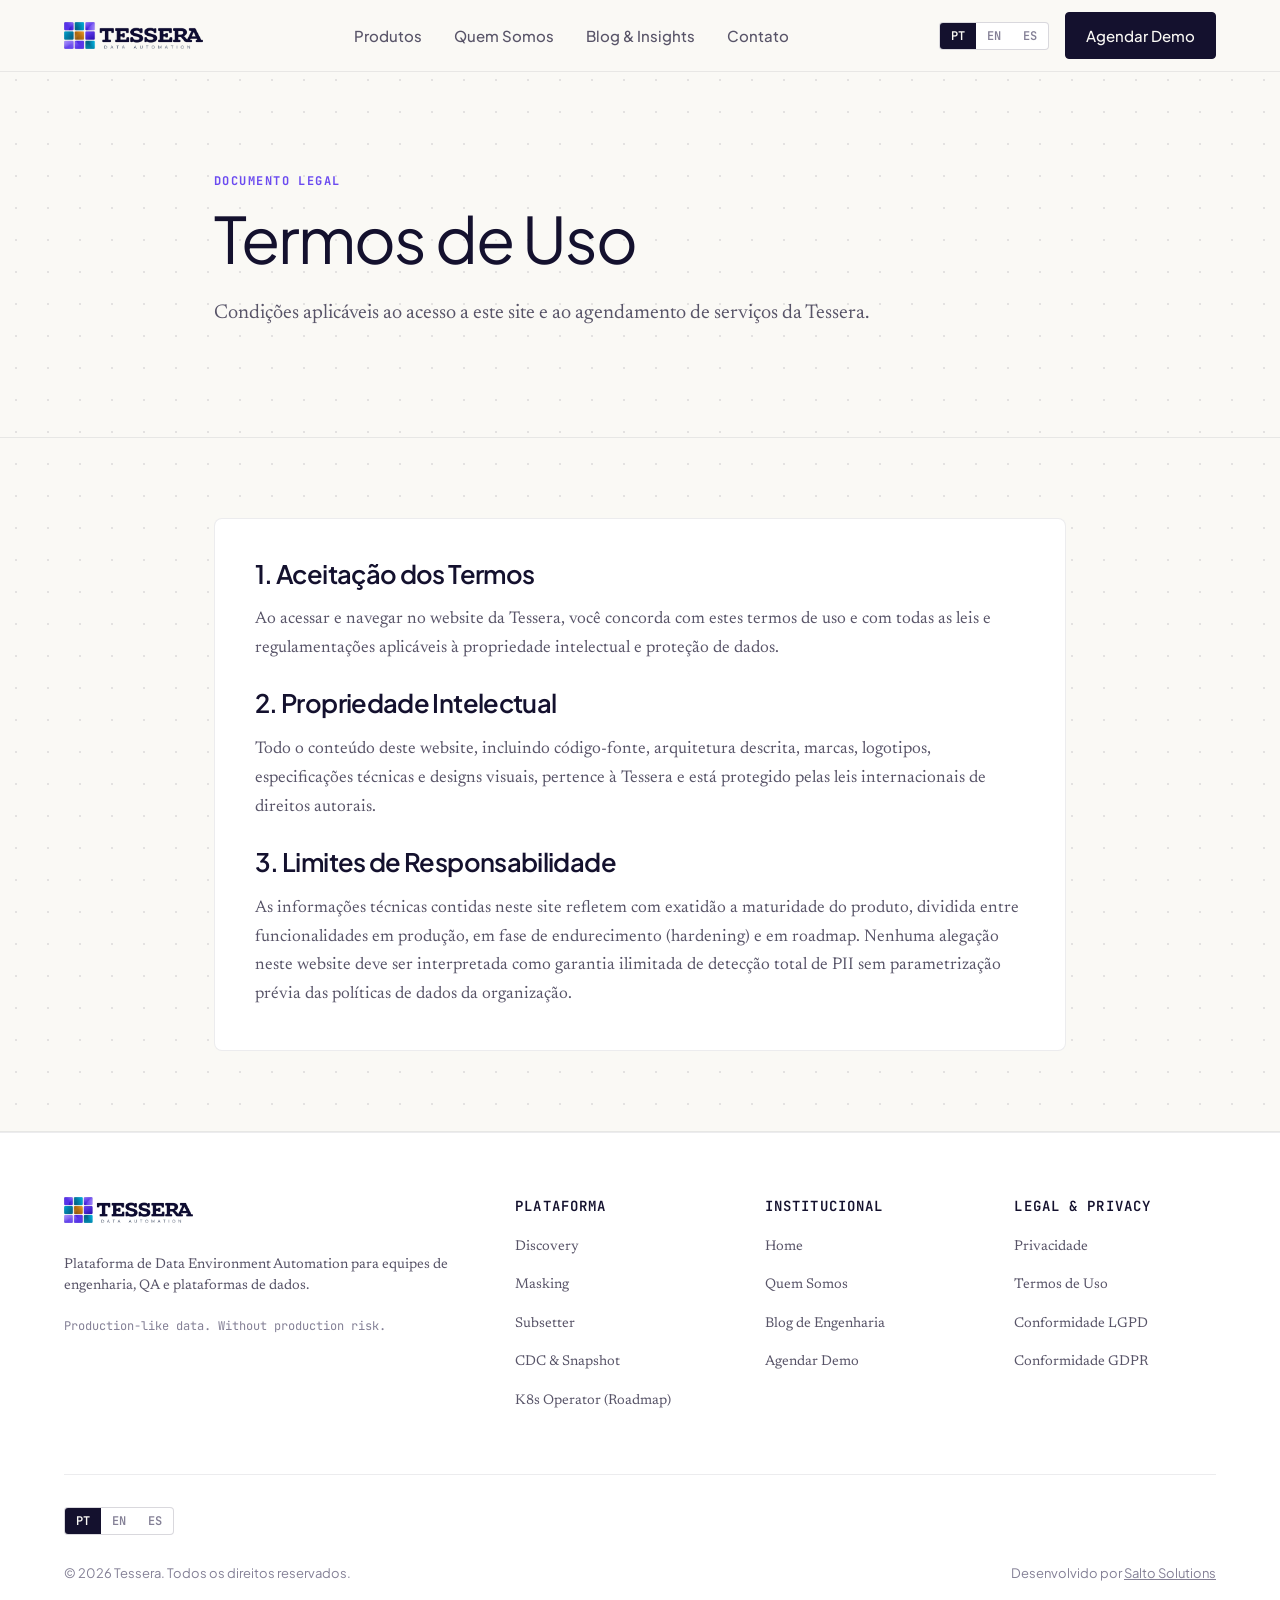
<file: public/termos/index.html>
<!DOCTYPE html>
<html lang="pt-BR">
<head>
  <meta charset="UTF-8">
  <meta name="viewport" content="width=device-width, initial-scale=1.0">
  <title>Termos de Uso — Tessera</title>
  <meta name="description" content="Termos gerais de navegação e uso das soluções e materiais da Tessera.">
  <link rel="canonical" href="https://tessera.com.br/termos/">
  <link rel="icon" type="image/svg+xml" href="../favicon.svg">
  <link rel="preconnect" href="https://fonts.googleapis.com">
  <link rel="preconnect" href="https://fonts.gstatic.com" crossorigin>
  <link href="https://fonts.googleapis.com/css2?family=JetBrains+Mono:wght@400;500;600;700&family=Newsreader:ital,opsz,wght@0,6..72,400;0,6..72,500;0,6..72,600;1,6..72,400&family=Plus+Jakarta+Sans:wght@400;500;600;700&display=swap" rel="stylesheet">
  <link rel="stylesheet" href="../assets/styles.css?v=20260910_17">
</head>
<body class="bg-grid-dots">

  <!-- Header -->
  <header class="site-header">
    <div class="container nav-wrapper">
      <a href="../" class="brand-logo" aria-label="Tessera Homepage">
        <img src="../assets/tessera-logo-transparent.png" alt="Tessera Data Automation">
      </a>

      <!-- Mobile Backdrop Overlay (Anthropic Style) -->
      <div class="mobile-menu-backdrop" onclick="toggleMobileMenu()"></div>

      <nav class="main-nav">
        <a href="../produtos/">Produtos <span>&rarr;</span></a>
        <a href="../quem-somos/">Quem Somos <span>&rarr;</span></a>
        <a href="../blog/">Blog &amp; Insights <span>&rarr;</span></a>
        <a href="../contato/">Contato <span>&rarr;</span></a>

        <!-- Mobile Menu Footer with Language Switcher -->
        <div class="mobile-menu-footer">
          <span style="font-family: var(--font-mono); font-size: 0.75rem; color: var(--text-muted); letter-spacing: 0.05em; text-transform: uppercase;">Idioma / Language</span>
          <div class="lang-switch" role="group" aria-label="Language selector">
            <button class="lang-btn active" data-lang="pt" onclick="setLanguage('pt')">PT</button>
            <button class="lang-btn" data-lang="en" onclick="setLanguage('en')">EN</button>
          <button class="lang-btn" data-lang="es" onclick="setLanguage('es')">ES</button>
          </div>
        </div>
      </nav>

      <div class="nav-actions">
        <div class="lang-switch">
          <button class="lang-btn active" data-lang="pt" onclick="setLanguage('pt')">PT</button>
          <button class="lang-btn" data-lang="en" onclick="setLanguage('en')">EN</button>
          <button class="lang-btn" data-lang="es" onclick="setLanguage('es')">ES</button>
        </div>
        <a href="../contato/" class="btn btn-primary">Agendar Demo</a>
        <button class="mobile-menu-btn" onclick="toggleMobileMenu()" aria-label="Abrir Menu de Navegação" aria-expanded="false">
          <svg width="22" height="22" viewBox="0 0 24 24" fill="none" stroke="currentColor" stroke-width="2" stroke-linecap="round">
            <line x1="3" y1="6" x2="21" y2="6"></line>
            <line x1="3" y1="12" x2="21" y2="12"></line>
            <line x1="3" y1="18" x2="21" y2="18"></line>
          </svg>
        </button>
      </div>
    </div>
  </header>

  <section class="hero">
    <div class="container-narrow">
      <span class="eyebrow">DOCUMENTO LEGAL</span>
      <h1 class="font-title">Termos de Uso</h1>
      <p class="lead">Condições aplicáveis ao acesso a este site e ao agendamento de serviços da Tessera.</p>
    </div>
  </section>

  <section>
    <div class="container-narrow" style="line-height: 1.8; color: var(--text-secondary);">
      <div style="background: var(--bg-secondary); border: 1px solid var(--border-subtle); border-radius: var(--radius-md); padding: 40px;">
        <h2 class="font-title" style="color: var(--text-primary); margin-bottom: 16px;">1. Aceitação dos Termos</h2>
        <p style="margin-bottom: 24px;">
          Ao acessar e navegar no website da Tessera, você concorda com estes termos de uso e com todas as leis e regulamentações aplicáveis à propriedade intelectual e proteção de dados.
        </p>

        <h2 class="font-title" style="color: var(--text-primary); margin-bottom: 16px;">2. Propriedade Intelectual</h2>
        <p style="margin-bottom: 24px;">
          Todo o conteúdo deste website, incluindo código-fonte, arquitetura descrita, marcas, logotipos, especificações técnicas e designs visuais, pertence à Tessera e está protegido pelas leis internacionais de direitos autorais.
        </p>

        <h2 class="font-title" style="color: var(--text-primary); margin-bottom: 16px;">3. Limites de Responsabilidade</h2>
        <p>
          As informações técnicas contidas neste site refletem com exatidão a maturidade do produto, dividida entre funcionalidades em produção, em fase de endurecimento (hardening) e em roadmap. Nenhuma alegação neste website deve ser interpretada como garantia ilimitada de detecção total de PII sem parametrização prévia das políticas de dados da organização.
        </p>
      </div>
    </div>
  </section>

  <!-- Footer -->
  <footer class="site-footer">
    <div class="container">
      <div class="footer-grid">
        <div class="footer-col">
          <div style="display: flex; align-items: center; gap: 10px; margin-bottom: 16px;">
            <img src="../assets/tessera-logo-transparent.png" alt="Tessera" style="height: 28px; width: auto; display: block;">
          </div>
          <p style="font-size: 0.875rem; color: var(--text-secondary); line-height: 1.5; margin-bottom: 16px;">
            Plataforma de Data Environment Automation para equipes de engenharia, QA e plataformas de dados.
          </p>
          <span style="font-family: var(--font-mono); font-size: 0.75rem; color: var(--text-muted);">
            Production-like data. Without production risk.
          </span>
        </div>
        <div class="footer-col">
          <h4>Plataforma</h4>
          <ul>
            <li><a href="../produtos/#discovery">Discovery</a></li>
            <li><a href="../produtos/#masking">Masking</a></li>
            <li><a href="../produtos/#subsetter">Subsetter</a></li>
            <li><a href="../produtos/#cdc">CDC &amp; Snapshot</a></li>
            <li><a href="../produtos/#lifecycle">K8s Operator (Roadmap)</a></li>
          </ul>
        </div>
        <div class="footer-col">
          <h4>Institucional</h4>
          <ul>
            <li><a href="../">Home</a></li>
            <li><a href="../quem-somos/">Quem Somos</a></li>
            <li><a href="../blog/">Blog de Engenharia</a></li>
            <li><a href="../contato/">Agendar Demo</a></li>
          </ul>
        </div>
        <div class="footer-col">
          <h4>Legal &amp; Privacy</h4>
          <ul>
            <li><a href="../privacidade/">Privacidade</a></li>
            <li><a href="../termos/">Termos de Uso</a></li>
            <li><a href="../privacidade/#lgpd">Conformidade LGPD</a></li>
            <li><a href="../privacidade/#gdpr">Conformidade GDPR</a></li>
          </ul>
        </div>
      </div>
      <div class="footer-bottom">
        <div style="width: 100%; display: flex; align-items: center; justify-content: space-between; flex-wrap: wrap; gap: 16px;">
          <div class="lang-switch" role="group" aria-label="Language selector">
            <button class="lang-btn active" data-lang="pt" onclick="setLanguage('pt')">PT</button>
            <button class="lang-btn" data-lang="en" onclick="setLanguage('en')">EN</button>
          <button class="lang-btn" data-lang="es" onclick="setLanguage('es')">ES</button>
          </div>
        </div>
        <div style="width: 100%; display: flex; align-items: center; justify-content: space-between; flex-wrap: wrap; gap: 16px; margin-top: 12px;">
          <span>&copy; 2026 Tessera. Todos os direitos reservados.</span>
          <span>Desenvolvido por <a href="https://salto.solutions" target="_blank" style="color: inherit; text-decoration: underline;">Salto Solutions</a></span>
        </div>
      </div>
    </div>
  </footer>

  <script src="../assets/app.js?v=20260910_17"></script>
</body>
</html>
</file>
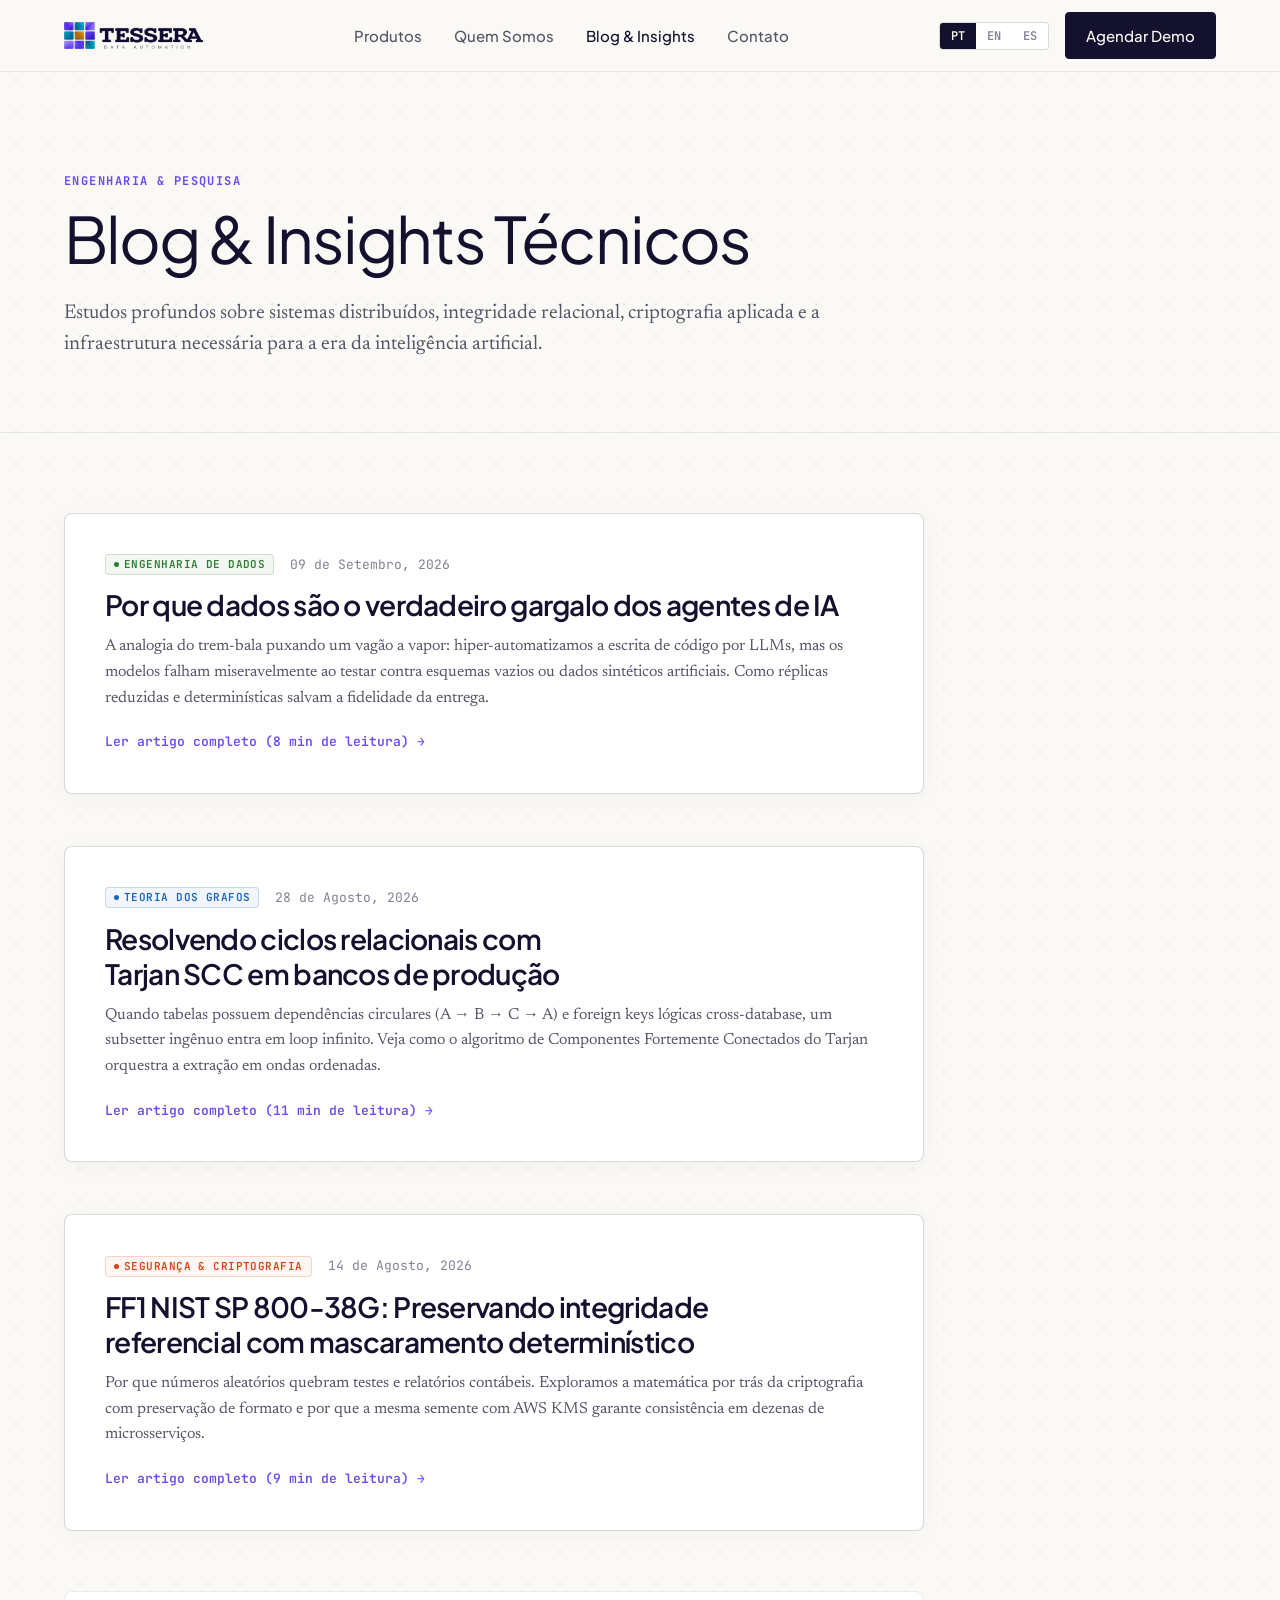
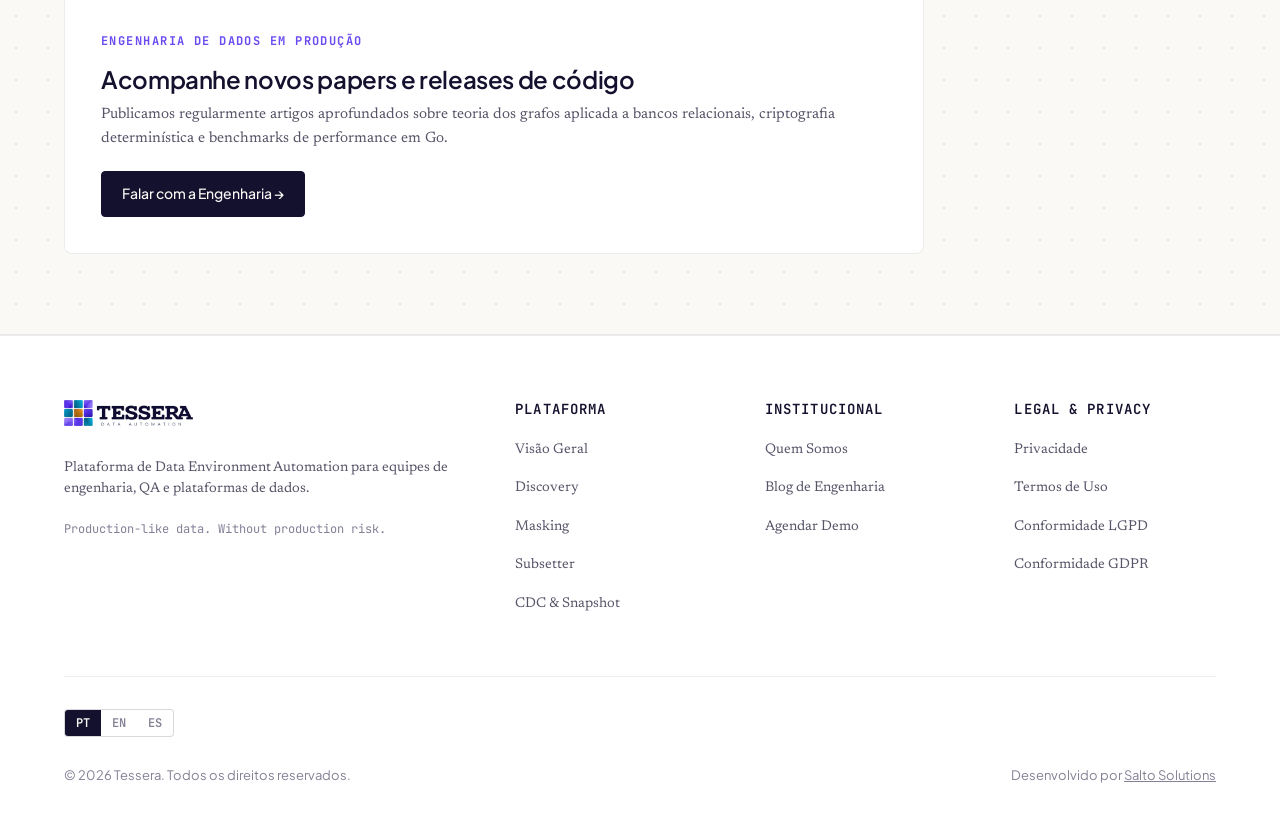
<file: public/blog.html>
<!DOCTYPE html>
<html lang="pt-BR">
<head>
  <meta charset="UTF-8">
  <meta http-equiv="refresh" content="0; url=blog/">
  <link rel="canonical" href="https://tessera.com.br/blog/">
  <script>window.location.replace('blog/' + window.location.search + window.location.hash);</script>
  <title>Redirecionando...</title>
</head>
<body>
  <p>Redirecionando para <a href="blog/">blog/</a>...</p>
</body>
</html>
</file>
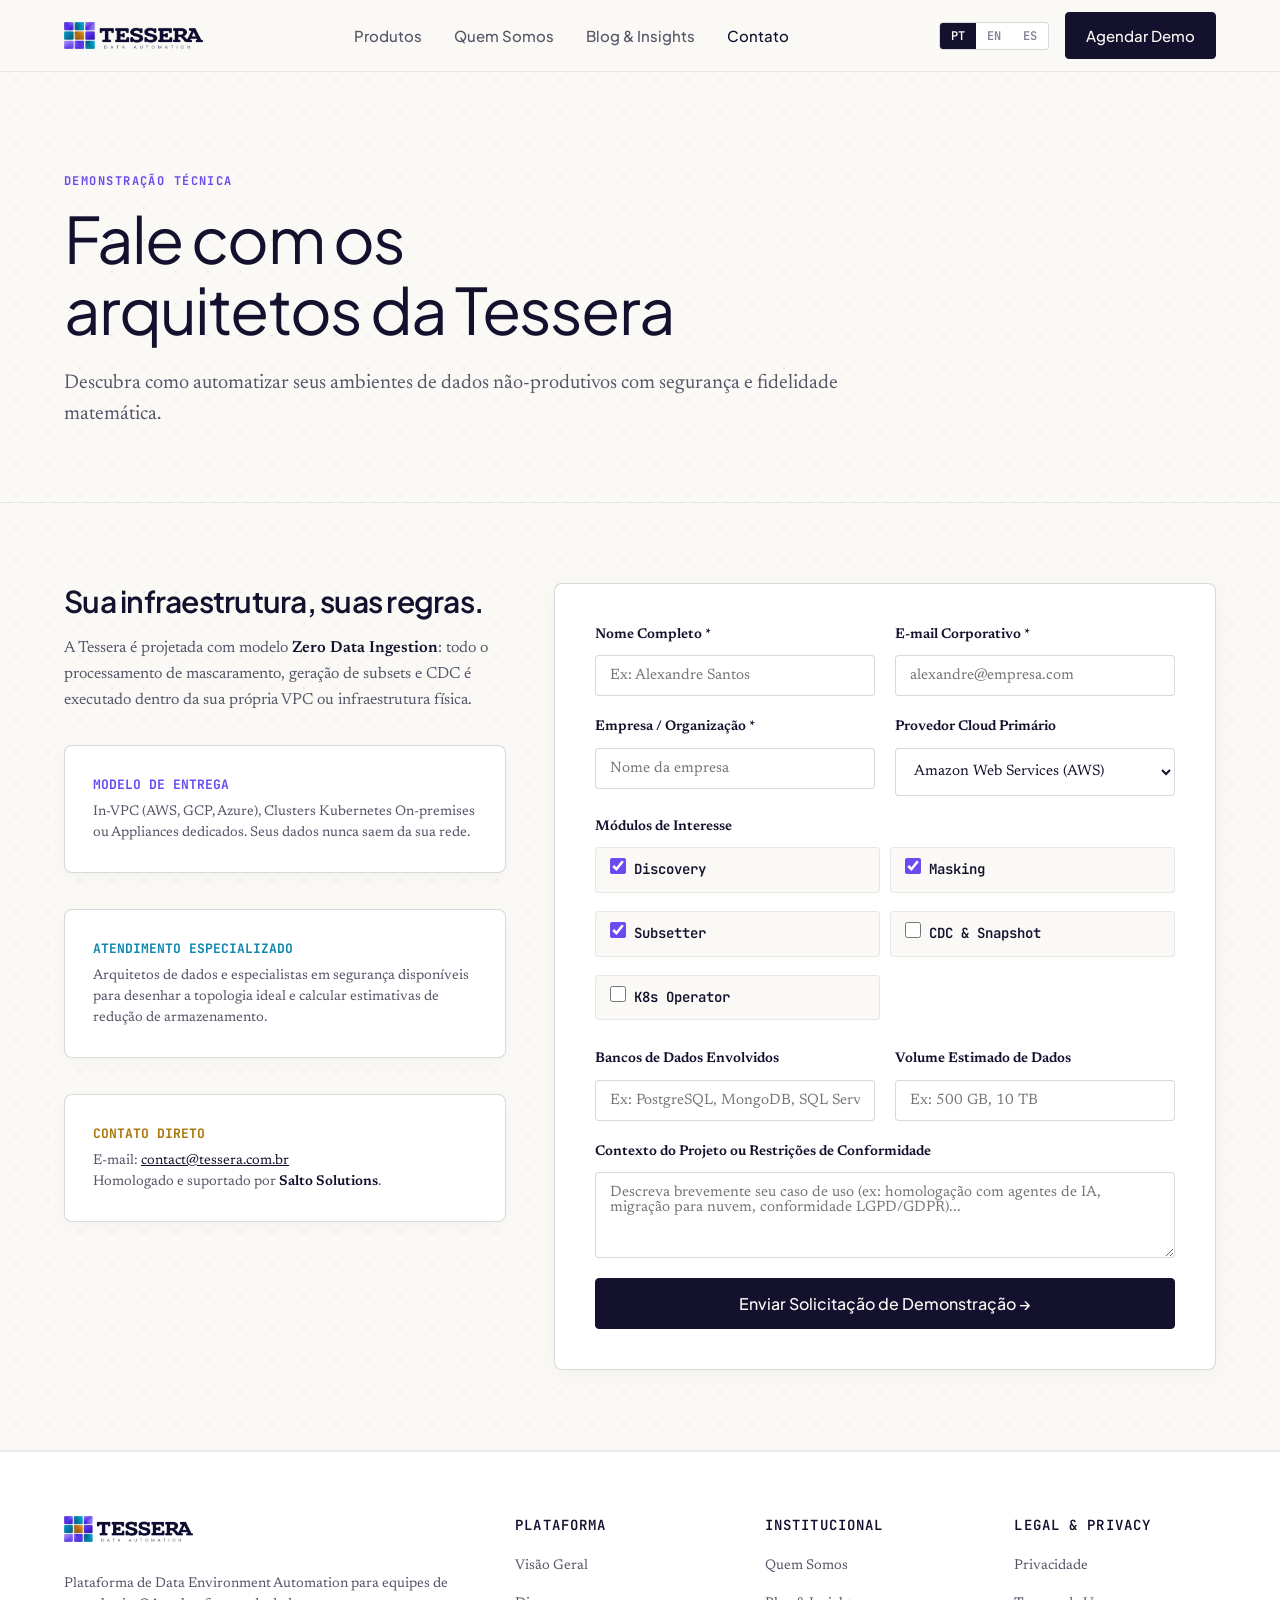
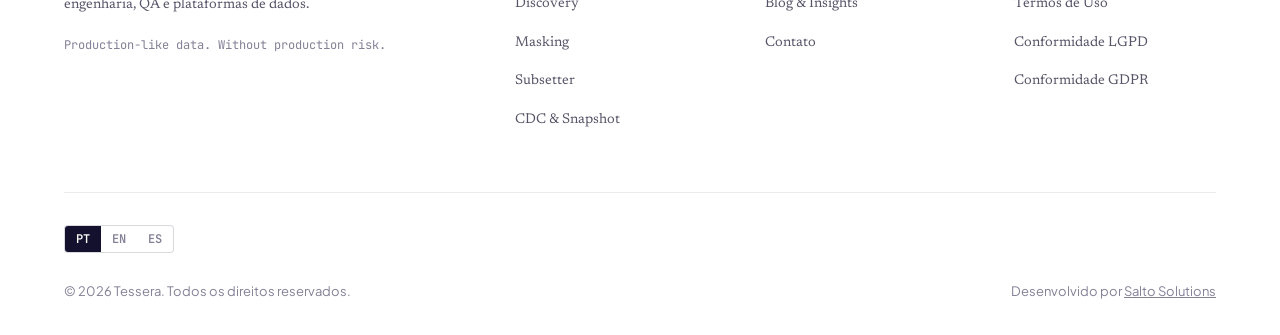
<file: public/contato.html>
<!DOCTYPE html>
<html lang="pt-BR">
<head>
  <meta charset="UTF-8">
  <meta http-equiv="refresh" content="0; url=contato/">
  <link rel="canonical" href="https://tessera.com.br/contato/">
  <script>window.location.replace('contato/' + window.location.search + window.location.hash);</script>
  <title>Redirecionando...</title>
</head>
<body>
  <p>Redirecionando para <a href="contato/">contato/</a>...</p>
</body>
</html>
</file>
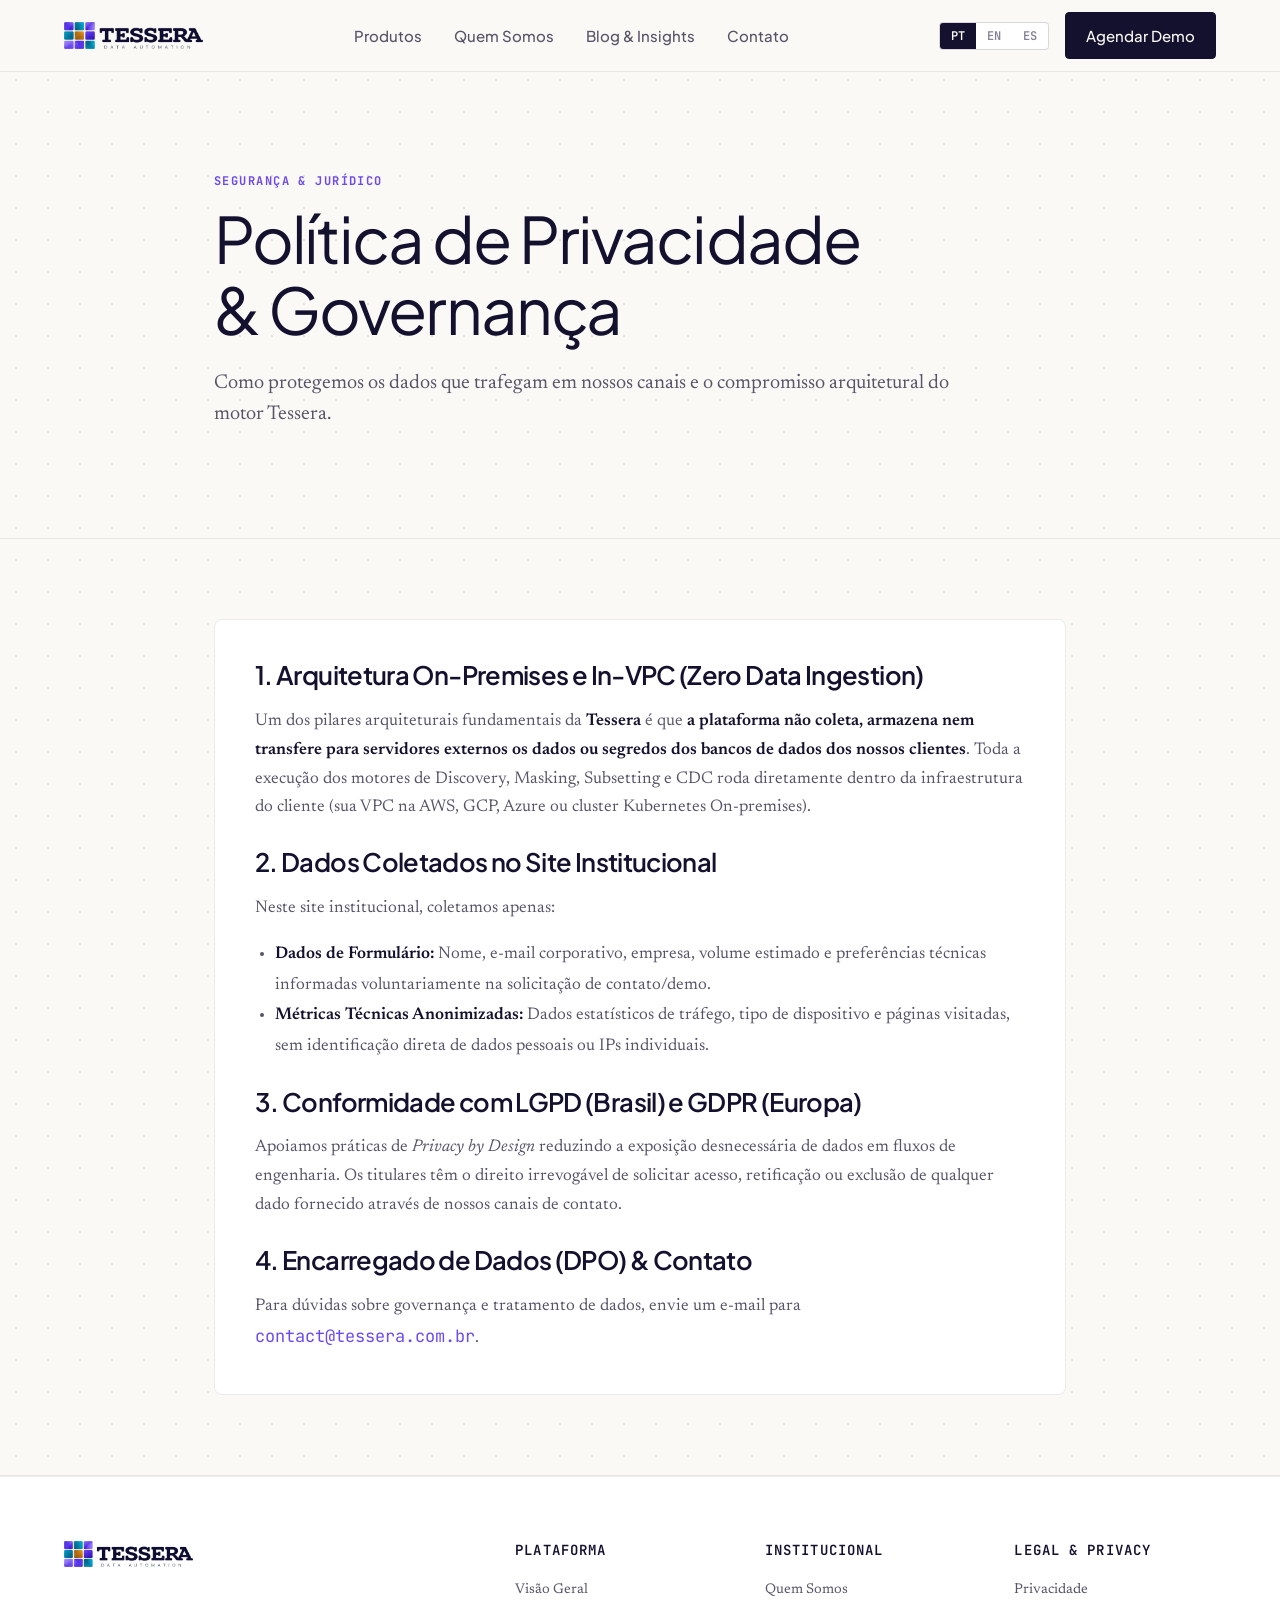
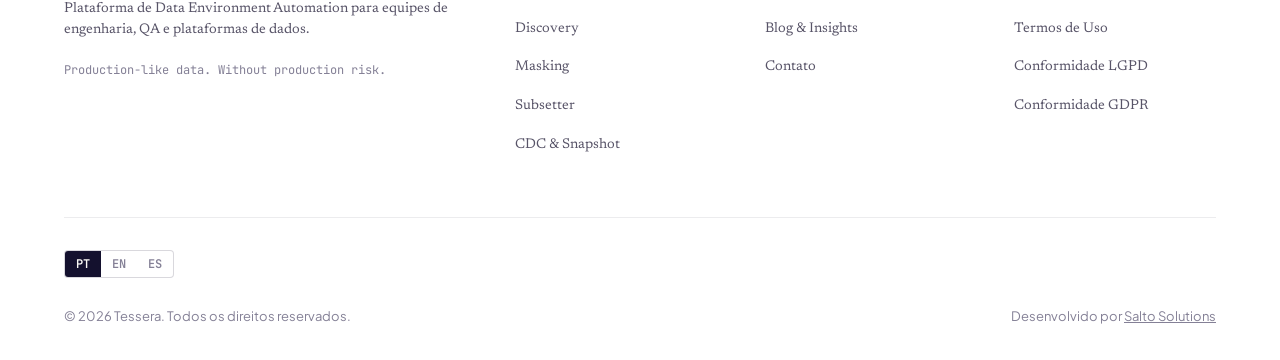
<file: public/privacidade.html>
<!DOCTYPE html>
<html lang="pt-BR">
<head>
  <meta charset="UTF-8">
  <meta http-equiv="refresh" content="0; url=privacidade/">
  <link rel="canonical" href="https://tessera.com.br/privacidade/">
  <script>window.location.replace('privacidade/' + window.location.search + window.location.hash);</script>
  <title>Redirecionando...</title>
</head>
<body>
  <p>Redirecionando para <a href="privacidade/">privacidade/</a>...</p>
</body>
</html>
</file>
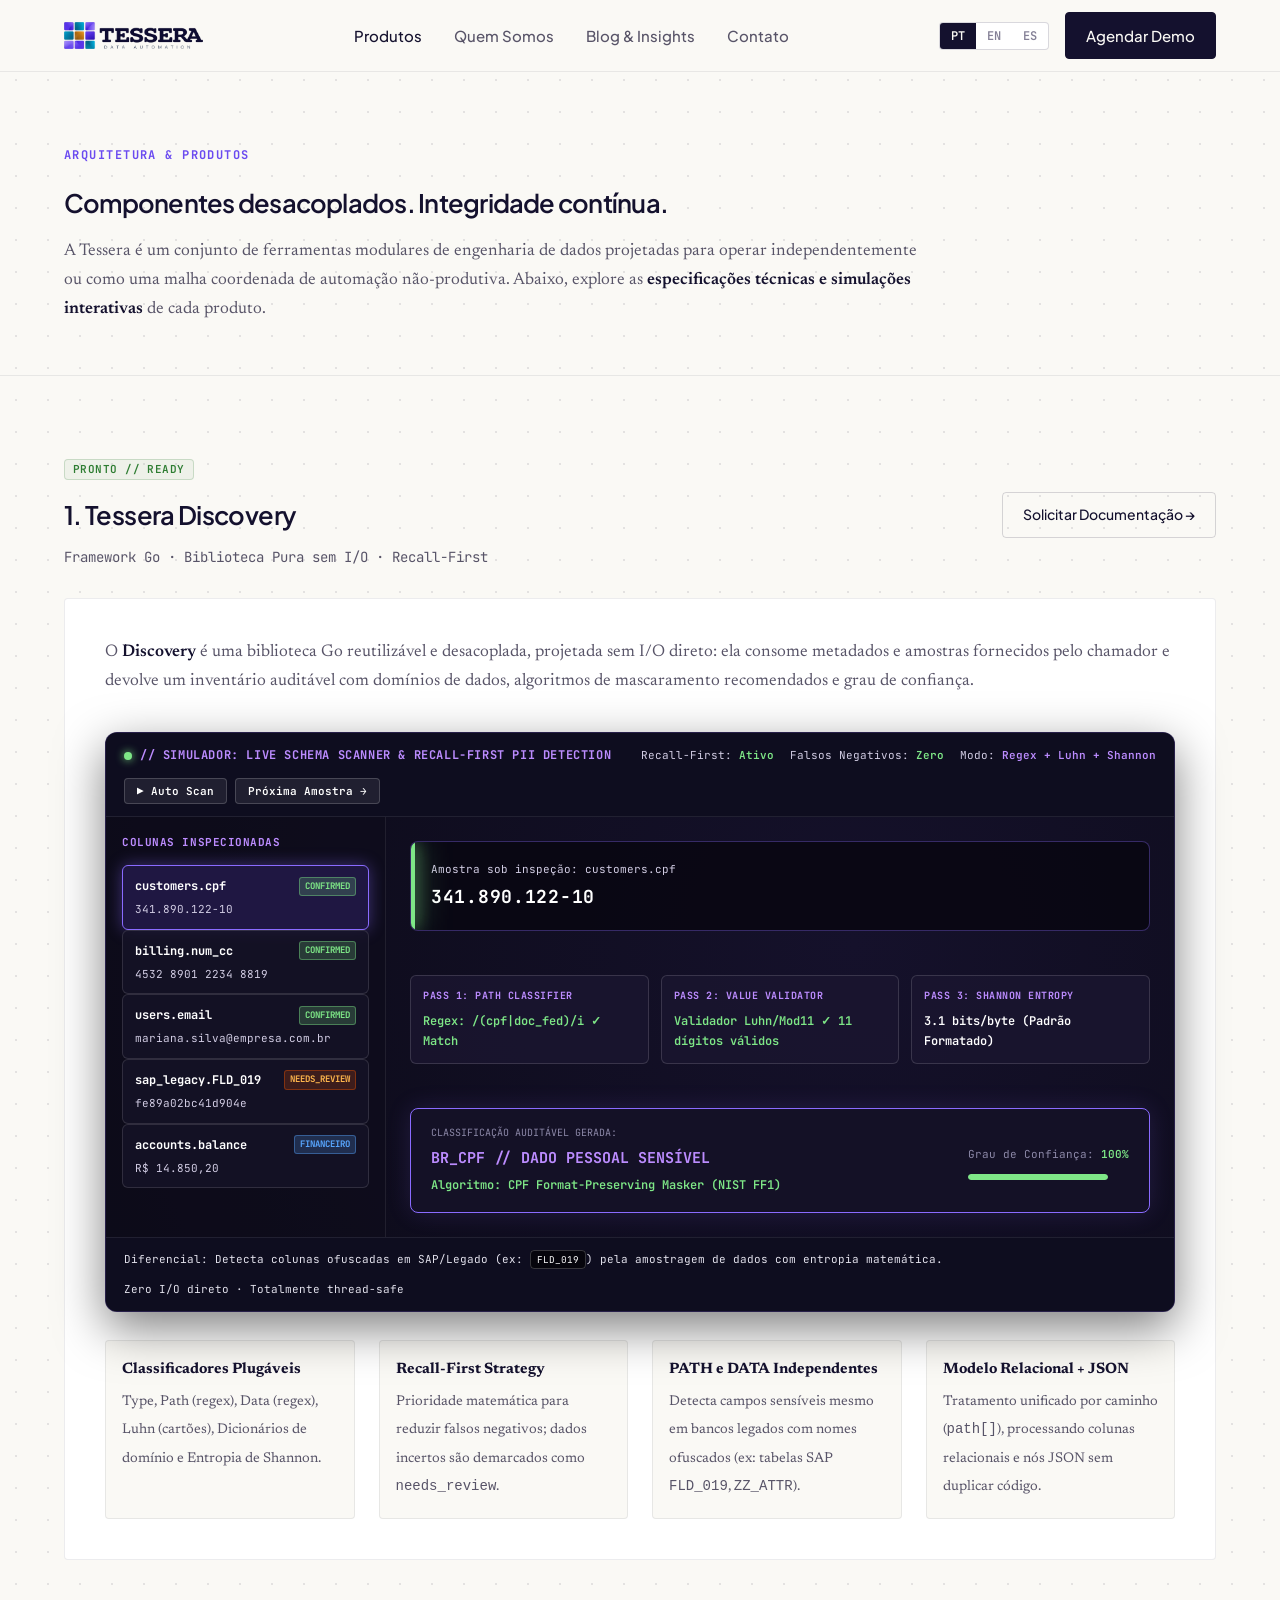
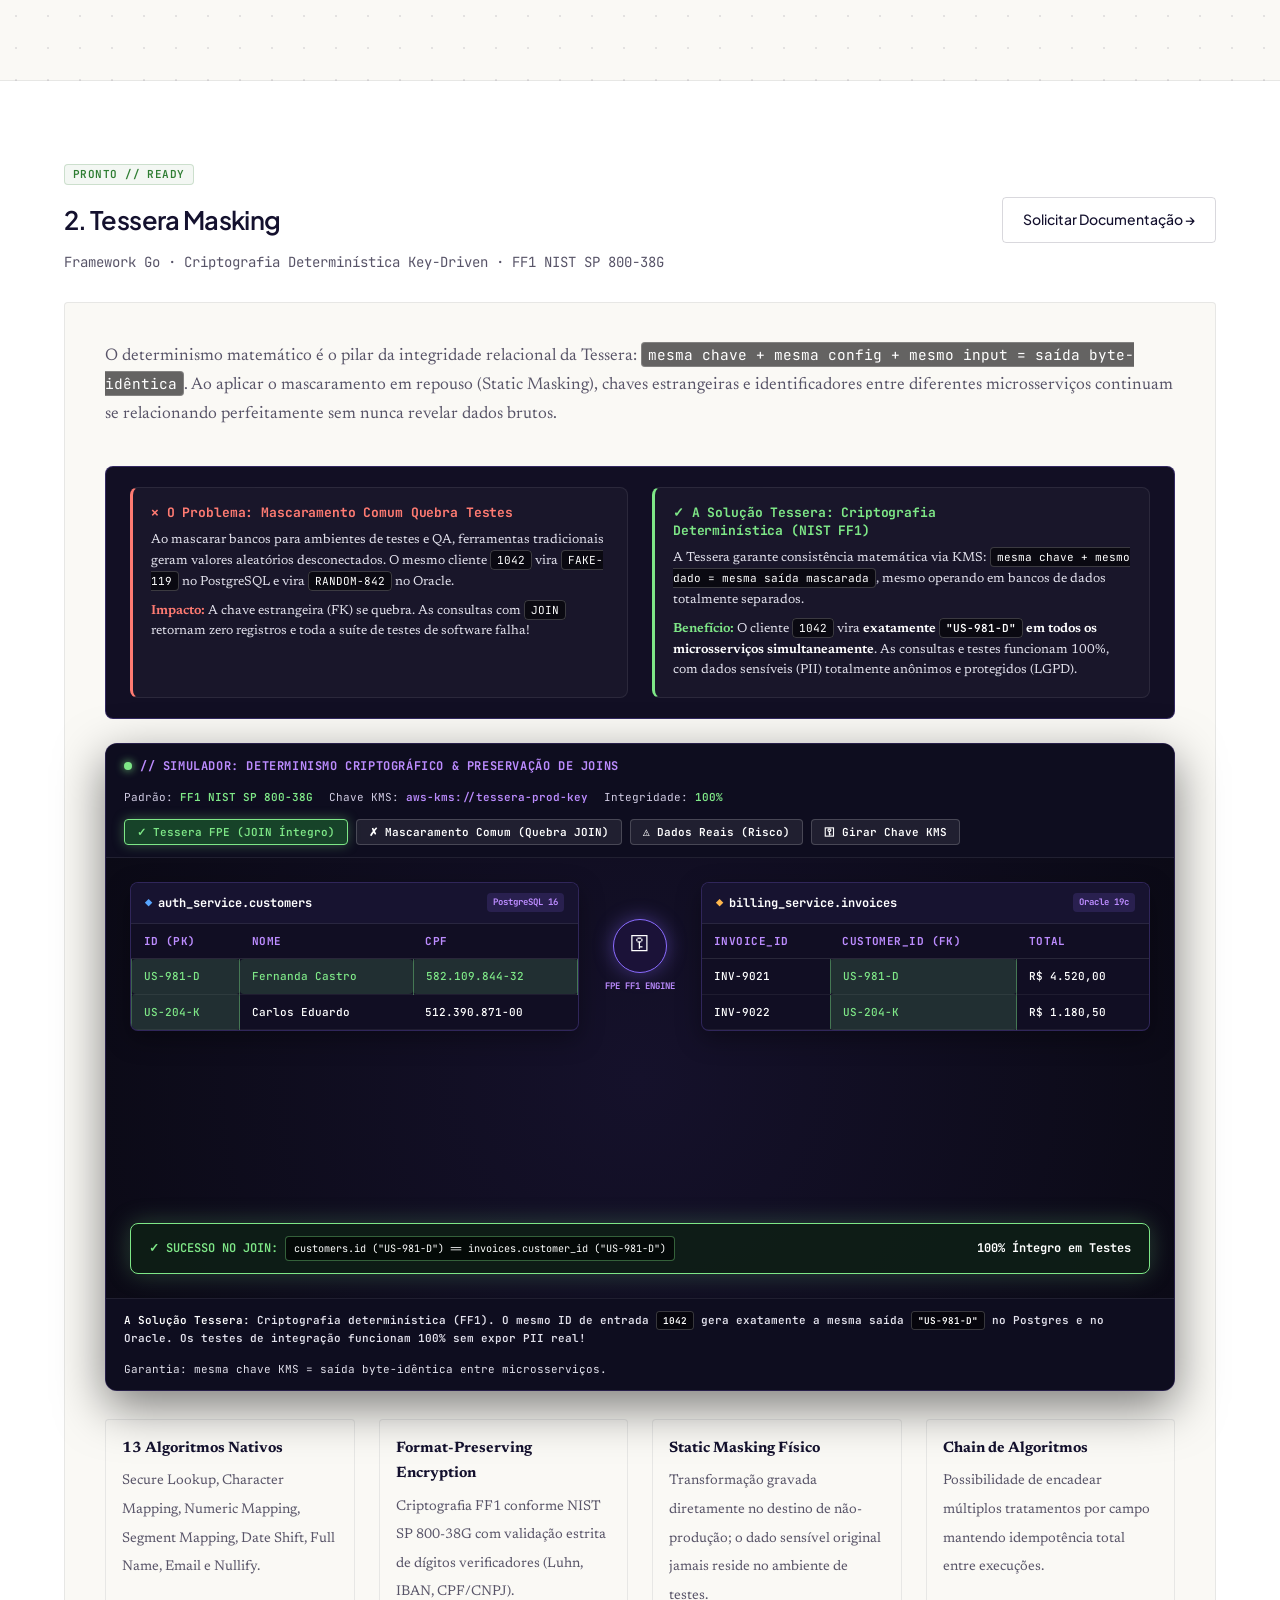
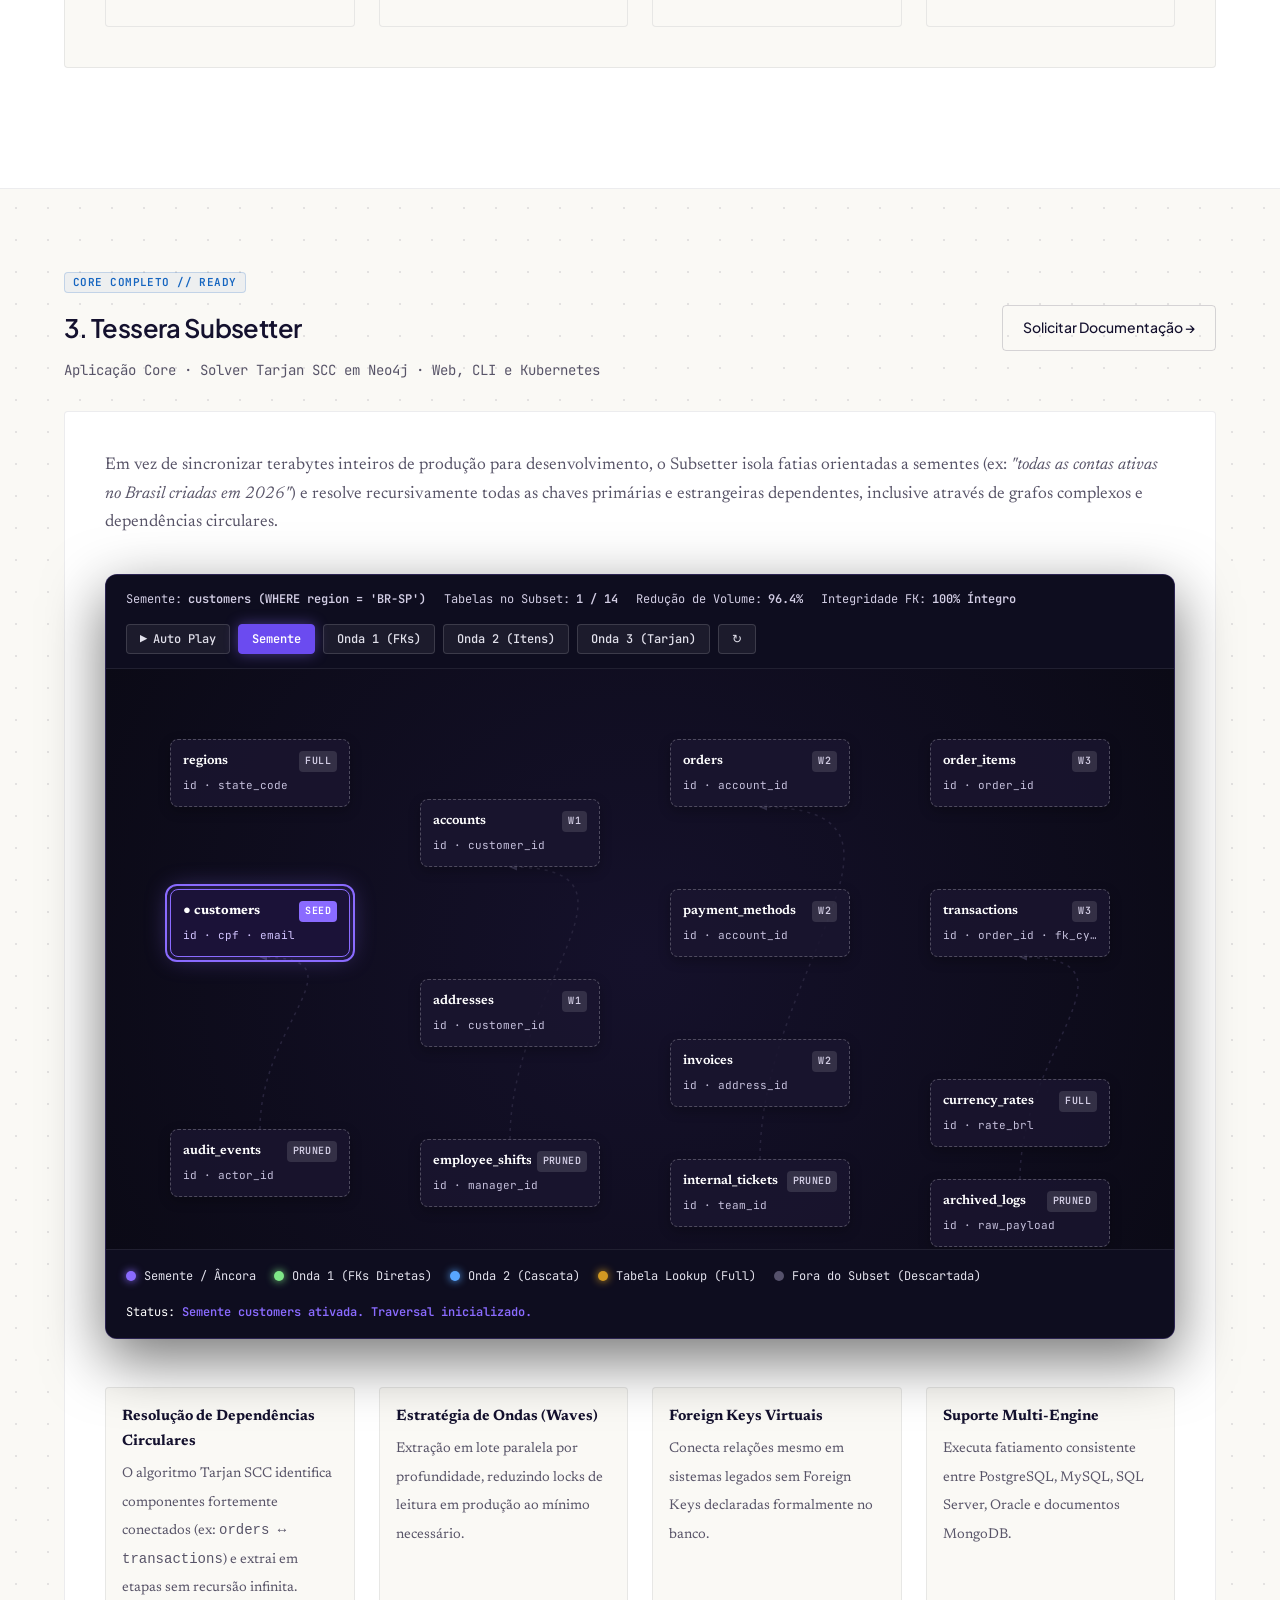
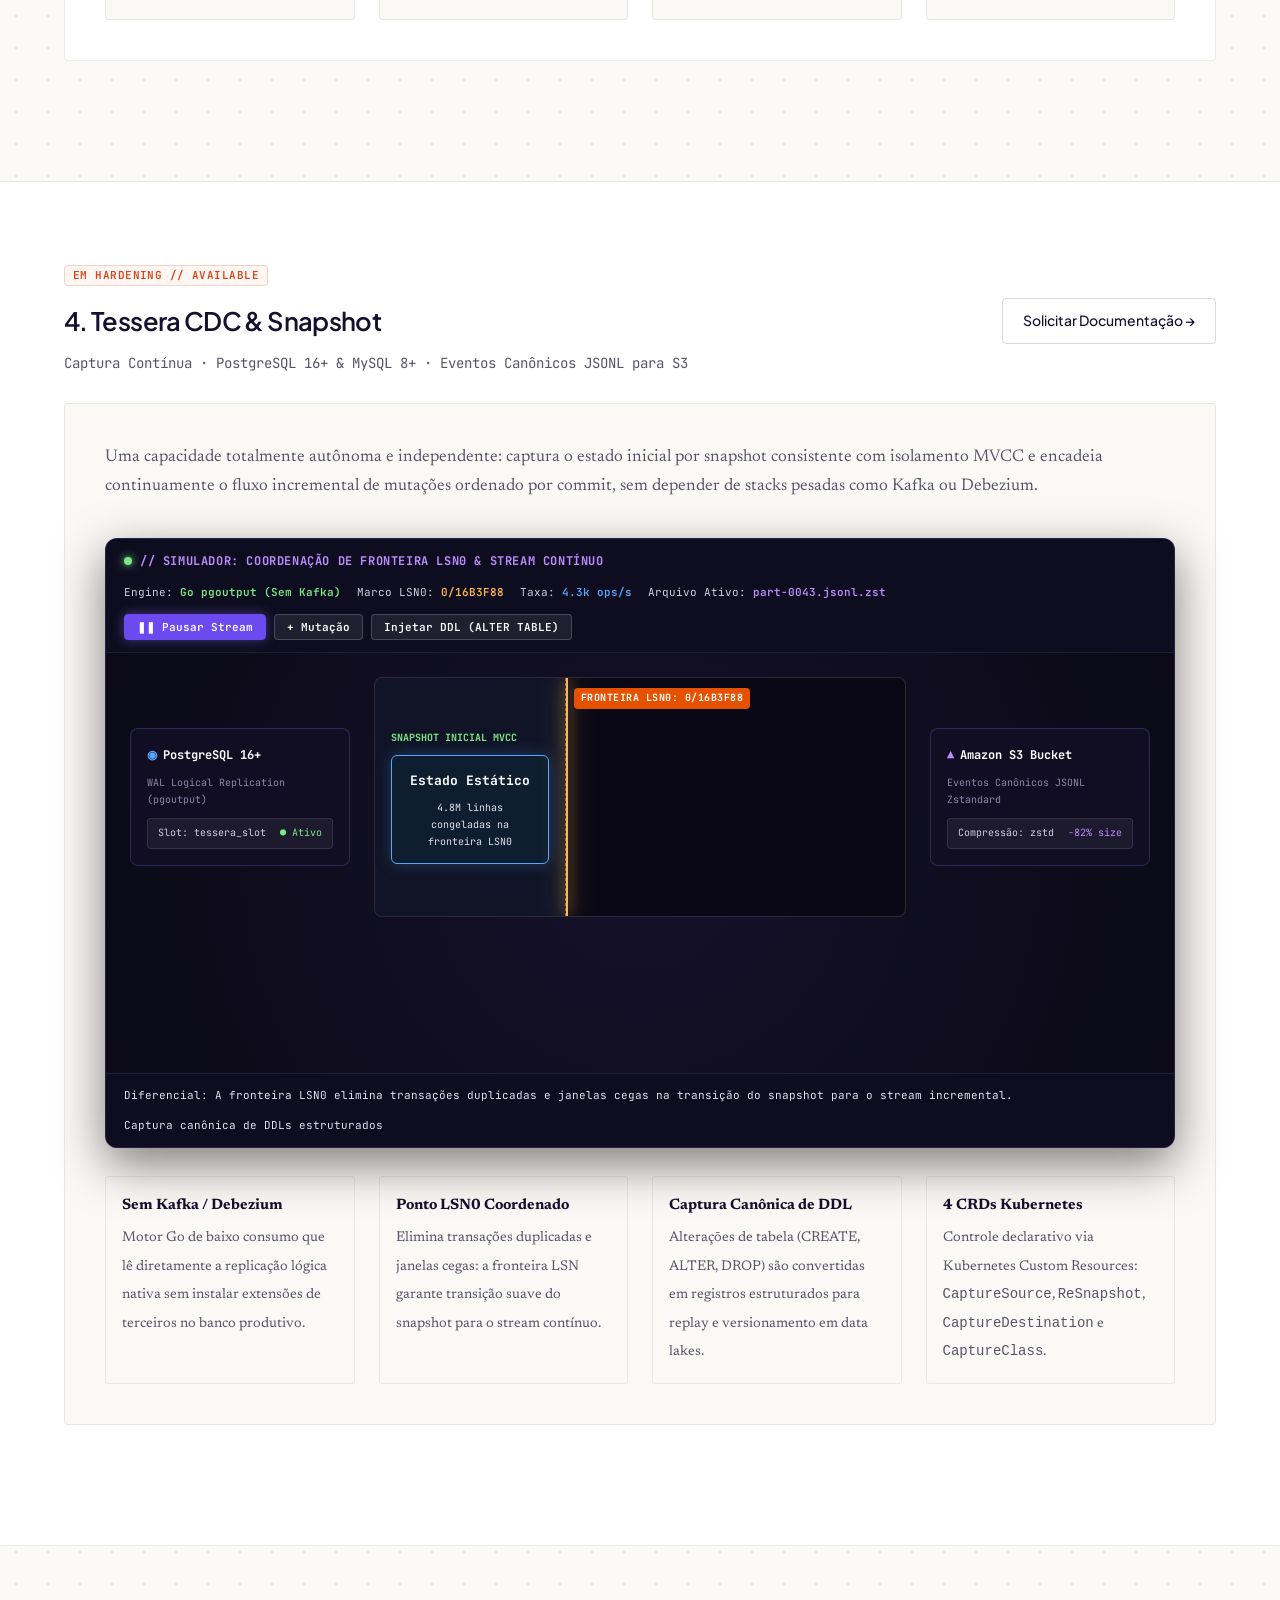
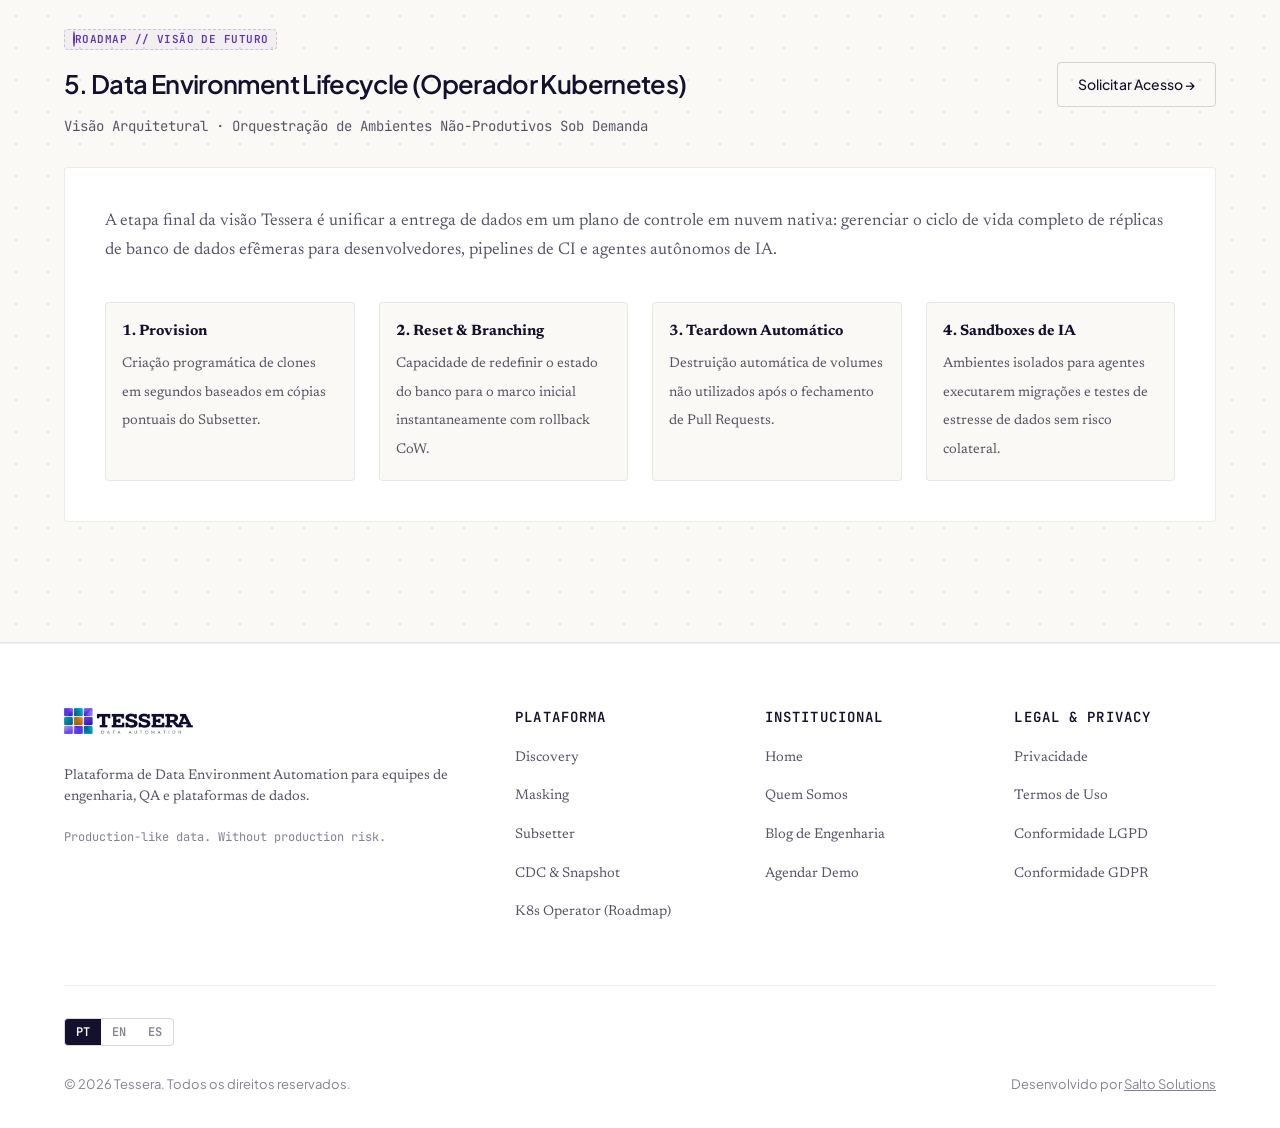
<file: public/produtos.html>
<!DOCTYPE html>
<html lang="pt-BR">
<head>
  <meta charset="UTF-8">
  <meta http-equiv="refresh" content="0; url=produtos/">
  <link rel="canonical" href="https://tessera.com.br/produtos/">
  <script>window.location.replace('produtos/' + window.location.search + window.location.hash);</script>
  <title>Redirecionando...</title>
</head>
<body>
  <p>Redirecionando para <a href="produtos/">produtos/</a>...</p>
</body>
</html>
</file>
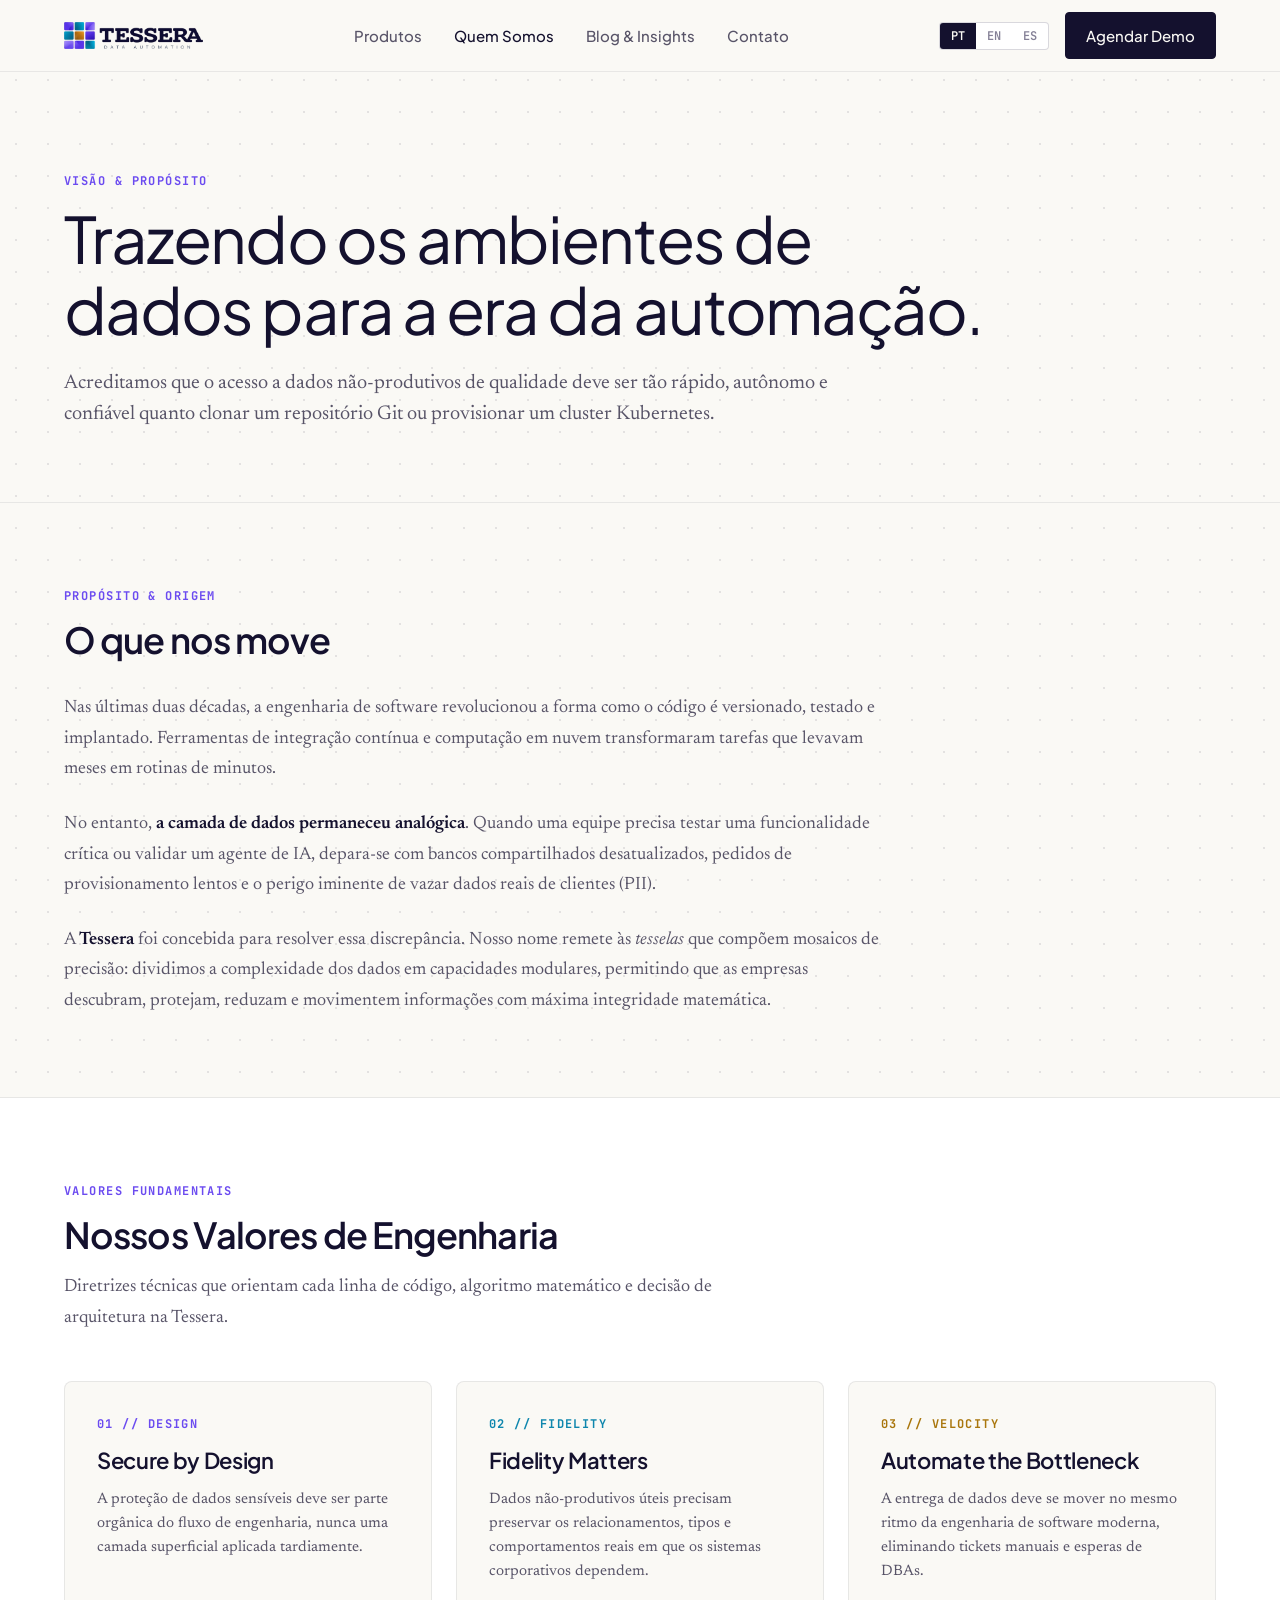
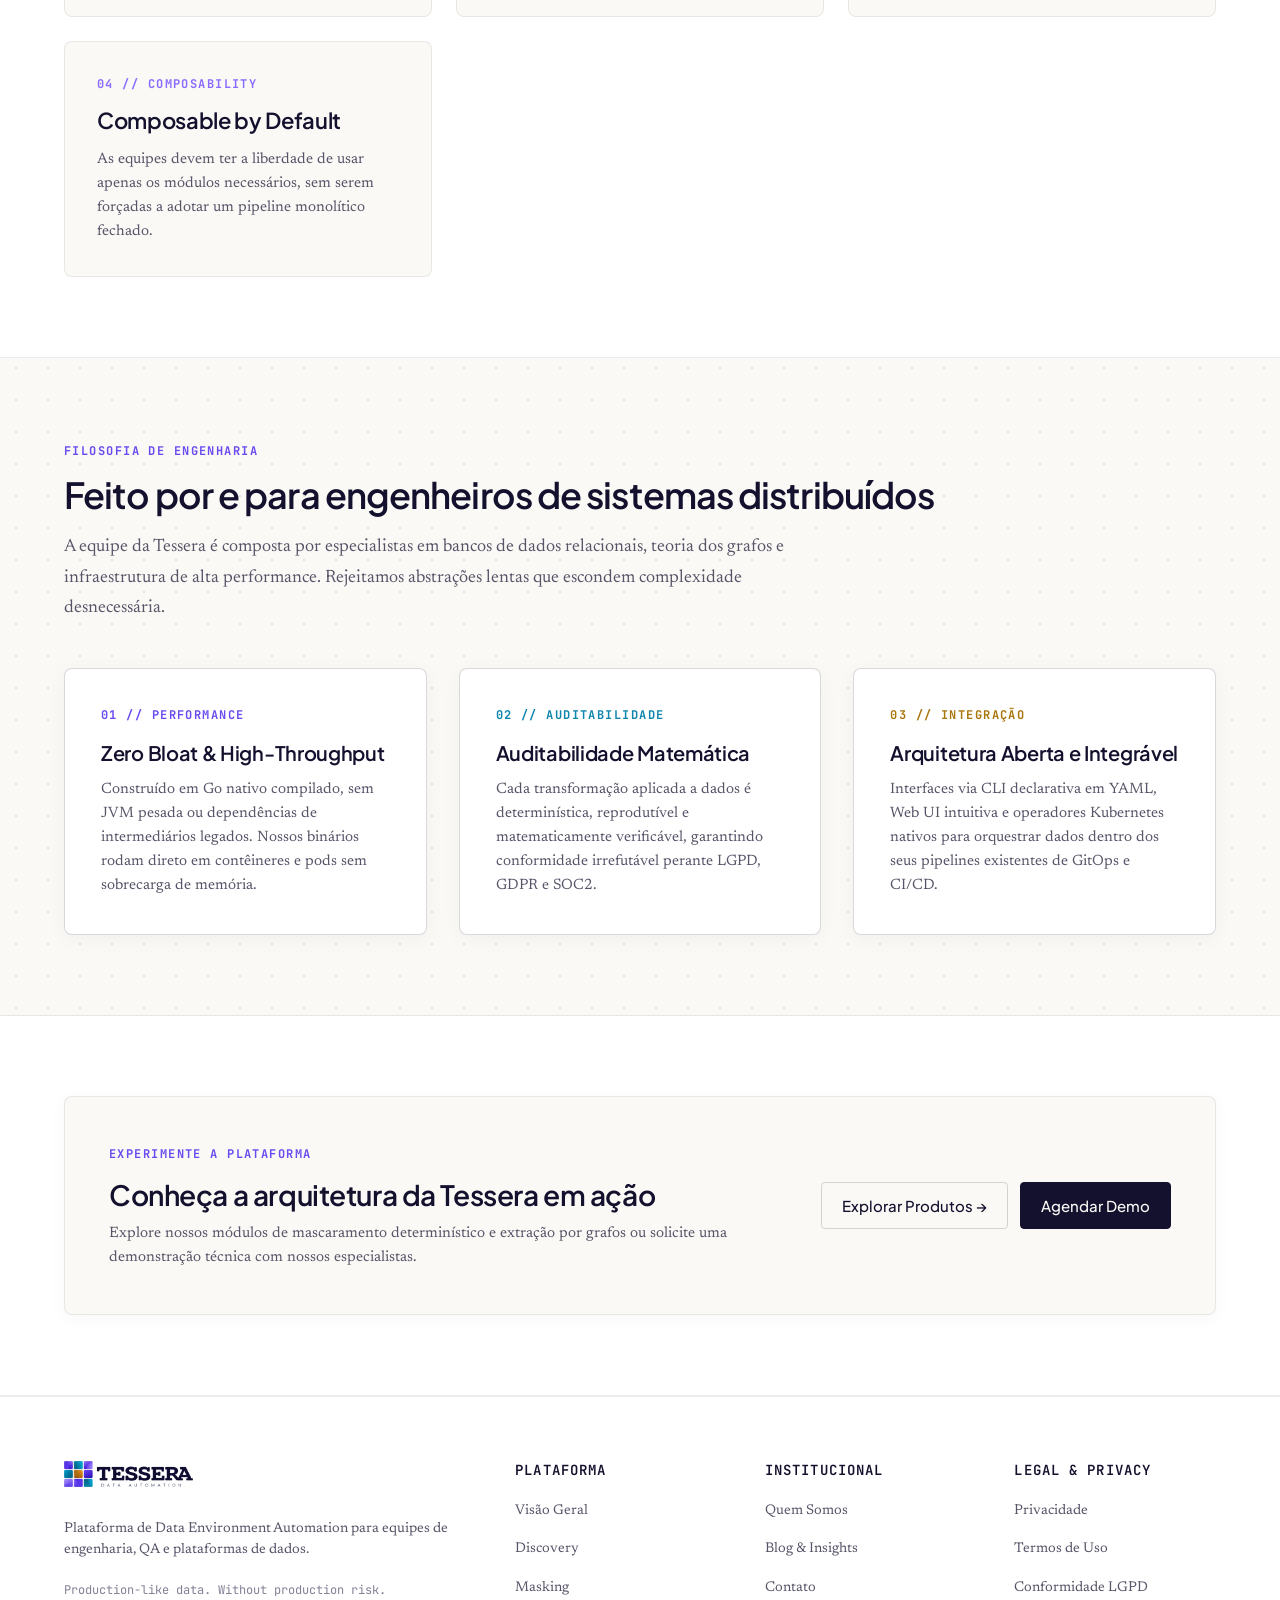
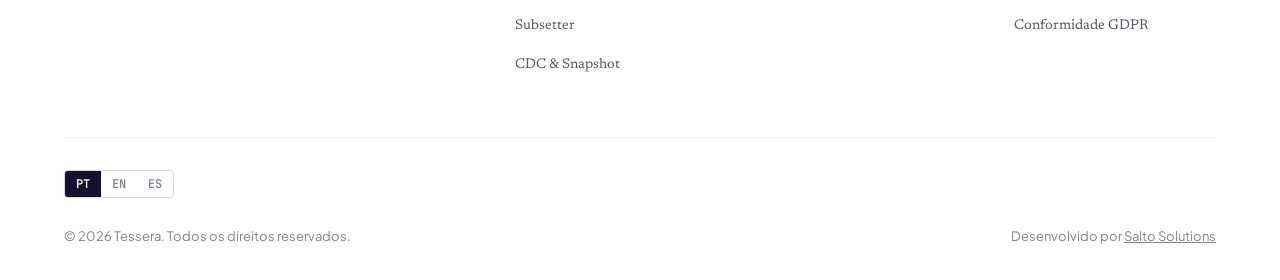
<file: public/quem-somos.html>
<!DOCTYPE html>
<html lang="pt-BR">
<head>
  <meta charset="UTF-8">
  <meta http-equiv="refresh" content="0; url=quem-somos/">
  <link rel="canonical" href="https://tessera.com.br/quem-somos/">
  <script>window.location.replace('quem-somos/' + window.location.search + window.location.hash);</script>
  <title>Redirecionando...</title>
</head>
<body>
  <p>Redirecionando para <a href="quem-somos/">quem-somos/</a>...</p>
</body>
</html>
</file>
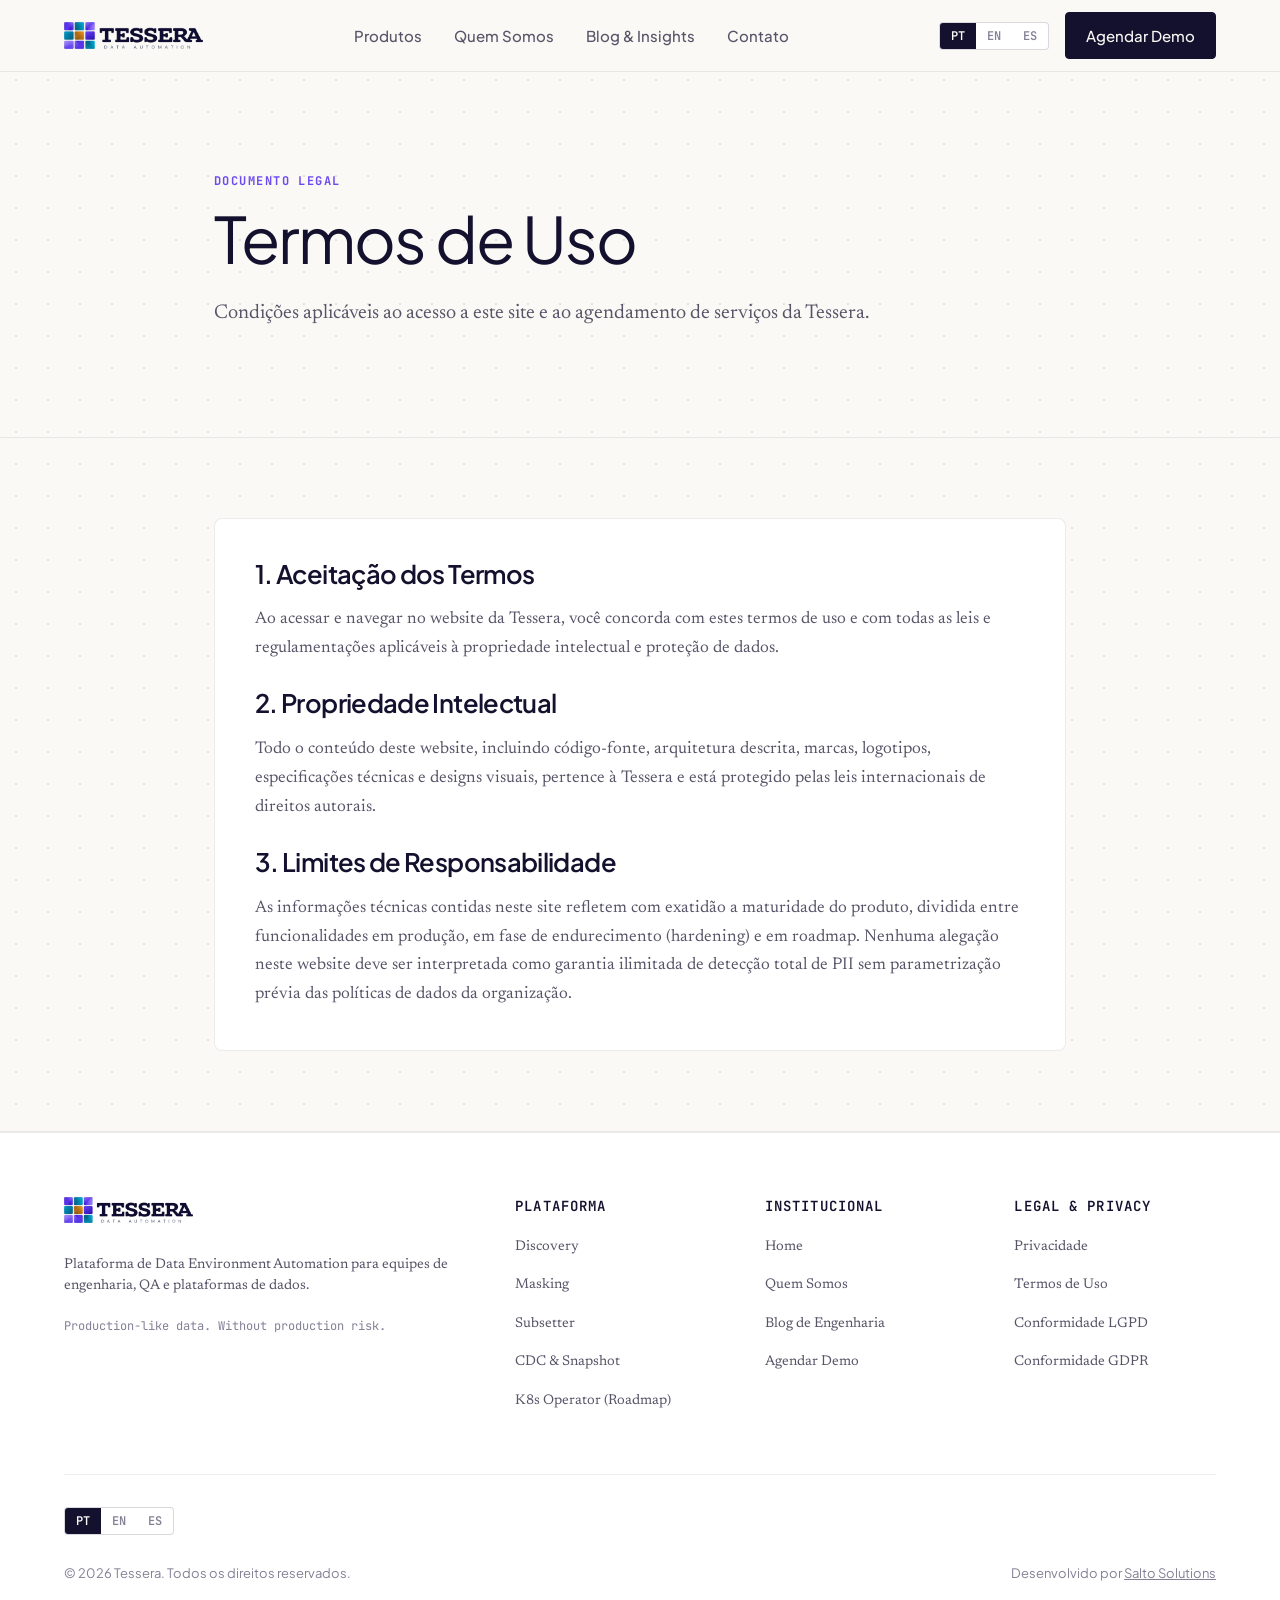
<file: public/termos.html>
<!DOCTYPE html>
<html lang="pt-BR">
<head>
  <meta charset="UTF-8">
  <meta http-equiv="refresh" content="0; url=termos/">
  <link rel="canonical" href="https://tessera.com.br/termos/">
  <script>window.location.replace('termos/' + window.location.search + window.location.hash);</script>
  <title>Redirecionando...</title>
</head>
<body>
  <p>Redirecionando para <a href="termos/">termos/</a>...</p>
</body>
</html>
</file>
<file: public/assets/styles.css>
/* ==========================================================================
   TESSERA — Design System
   Inspired by Anthropic (Editorial, Minimalist, High Typography Density, Clean)
   ========================================================================== */

:root {
  /* Colors */
  --bg-primary: #FAF9F5;
  --bg-secondary: #FFFFFF;
  --bg-subtle: #F3F1EA;
  --bg-card: #FFFFFF;
  --bg-dark: #121024;

  --border-subtle: rgba(20, 17, 46, 0.08);
  --border-strong: rgba(20, 17, 46, 0.16);
  --border-focus: #6B4BF0;

  --text-primary: #14112E;
  --text-secondary: #585468;
  --text-muted: #848096;
  --text-inverse: #FAF9F5;

  /* Tessera Brand Palette */
  --tessera-violet: #6B4BF0;
  --tessera-violet-light: #8A6BFF;
  --tessera-cyan: #0E86AD;
  --tessera-gold: #A9760C;
  --tessera-dark: #14112E;

  /* Badges */
  --badge-ready-bg: #E8F5E9;
  --badge-ready-text: #1B5E20;
  --badge-core-bg: #E3F2FD;
  --badge-core-text: #0D47A1;
  --badge-hardening-bg: #FFF3E0;
  --badge-hardening-text: #E65100;
  --badge-roadmap-bg: #EDE7F6;
  --badge-roadmap-text: #4A148C;

  /* Typography — Claude / Anthropic Style (Editorial Sans-Serif Titles + Warm Serif Body) */
  --font-title: "Plus Jakarta Sans", -apple-system, BlinkMacSystemFont, "Segoe UI", Roboto, sans-serif;
  --font-body: "Newsreader", "Iowan Old Style", "Apple Garamond", "Baskerville", Georgia, serif;
  --font-mono: "JetBrains Mono", "SFMono-Regular", Menlo, Monaco, Consolas, monospace;

  /* Layout */
  --max-width: 1200px;
  --content-width: 900px;
  --header-height: 72px;
  --radius-sm: 4px;
  --radius-md: 8px;
  --radius-lg: 12px;
}

/* Reset & Base */
*, *::before, *::after {
  box-sizing: border-box;
  margin: 0;
  padding: 0;
}

html {
  font-size: 16px;
  scroll-behavior: smooth;
  -webkit-font-smoothing: antialiased;
  -moz-osx-font-smoothing: grayscale;
  overflow-x: clip;
  width: 100%;
}

body {
  background-color: var(--bg-primary);
  color: var(--text-primary);
  font-family: var(--font-body);
  font-size: 1.0625rem;
  line-height: 1.68;
  min-height: 100vh;
  display: flex;
  flex-direction: column;
  overflow-x: clip;
  width: 100%;
  position: relative;
}

/* Dot Grid Background */
.bg-grid-dots {
  background-image: radial-gradient(rgba(20, 17, 46, 0.1) 1px, transparent 1px);
  background-size: 32px 32px;
}

/* Typography Utilities & Hierarchy (Anthropic/Claude Design System: Sans Headings + Serif Body) */
h1, h2, h3, h4, h5, h6 {
  font-family: var(--font-title);
  color: var(--text-primary);
  letter-spacing: -0.025em;
  text-wrap: balance;
}

h1 {
  font-weight: 600;
  line-height: 1.15;
  letter-spacing: -0.03em;
}

h2 {
  font-weight: 600;
  line-height: 1.25;
  letter-spacing: -0.025em;
}

h3 {
  font-weight: 600;
  line-height: 1.35;
  letter-spacing: -0.015em;
}

h4 {
  font-weight: 600;
  line-height: 1.4;
  letter-spacing: -0.01em;
}

p {
  font-family: var(--font-body);
  color: var(--text-secondary);
  font-weight: 400;
  line-height: 1.7;
}

p strong, span strong, li strong {
  font-weight: 600;
  color: var(--text-primary);
}

.font-sans, .font-title {
  font-family: var(--font-title);
}

.font-serif, .font-body {
  font-family: var(--font-body);
  font-feature-settings: "kern", "liga", "clig", "calt";
}

.font-mono {
  font-family: var(--font-mono);
}

.text-muted {
  color: var(--text-secondary);
  font-weight: 400;
}

/* Navigation, buttons and UI controls use precise technical Sans-serif */
nav, button, input, textarea, select, .btn, .badge, .eyebrow, .brand-logo, .lang-switch, .card-code, .footer-col h4, .footer-bottom, .demo-tabs {
  font-family: var(--font-title);
}

/* Container */
.container {
  width: 100%;
  max-width: var(--max-width);
  margin-left: auto;
  margin-right: auto;
  padding-left: 24px;
  padding-right: 24px;
}

.container-narrow {
  max-width: var(--content-width);
  margin-left: auto;
  margin-right: auto;
  padding-left: 24px;
  padding-right: 24px;
}

/* Header & Nav */
header.site-header {
  position: sticky;
  top: 0;
  z-index: 1000;
  background-color: rgba(250, 249, 245, 0.94);
  backdrop-filter: blur(14px);
  -webkit-backdrop-filter: blur(14px);
  border-bottom: 1px solid var(--border-subtle);
  height: var(--header-height);
  display: flex;
  align-items: center;
}

.nav-wrapper {
  display: flex;
  align-items: center;
  justify-content: space-between;
  width: 100%;
}

.brand-logo {
  display: flex;
  align-items: center;
  gap: 12px;
  text-decoration: none;
  color: var(--text-primary);
  flex-shrink: 0;
}

.brand-logo svg {
  height: 28px;
  width: auto;
  display: block;
  flex-shrink: 0;
}

.brand-logo img {
  height: 28px !important;
  max-height: 28px !important;
  width: auto !important;
  display: block;
  object-fit: contain;
  flex-shrink: 0;
}

nav.main-nav {
  display: flex;
  align-items: center;
  gap: 32px;
}

nav.main-nav a {
  font-size: 0.9375rem;
  font-weight: 500;
  color: var(--text-secondary);
  text-decoration: none;
  transition: color 0.15s ease;
}

nav.main-nav a span {
  display: none !important;
}

nav.main-nav a:hover,
nav.main-nav a.active {
  color: var(--text-primary);
}

/* Mobile Hamburger Button */
.mobile-menu-btn {
  display: none;
  background: transparent;
  border: 1px solid var(--border-subtle);
  border-radius: var(--radius-sm);
  padding: 8px;
  cursor: pointer;
  color: var(--text-primary);
  align-items: center;
  justify-content: center;
  transition: all 0.2s ease;
}

.mobile-menu-btn:hover {
  background: rgba(20, 17, 46, 0.04);
}

.mobile-menu-footer,
nav.main-nav .mobile-menu-footer {
  display: none !important;
}

/* Mobile Navigation Backdrop & Drawer (Anthropic Minimalist Editorial Style) */
.mobile-menu-backdrop {
  display: none;
}

@media (max-width: 768px) {
  header.site-header {
    position: fixed;
    top: 0;
    left: 0;
    width: 100%;
    z-index: 1020;
    background-color: #FAF9F5;
    backdrop-filter: none;
    -webkit-backdrop-filter: none;
  }

  body {
    padding-top: var(--header-height);
  }

  .nav-wrapper {
    position: relative;
    z-index: 1021;
  }

  .brand-logo {
    flex-shrink: 0;
  }

  .brand-logo img {
    height: 24px !important;
    max-height: 24px !important;
    width: auto !important;
    display: block;
    flex-shrink: 0;
  }

  .mobile-menu-btn {
    display: inline-flex;
    position: relative;
    z-index: 1030;
    height: 38px;
    width: 38px;
    padding: 7px;
    box-sizing: border-box;
  }

  .nav-actions {
    display: flex;
    align-items: center;
    gap: 10px;
    position: relative;
    z-index: 1030;
  }

  .nav-actions .btn {
    height: 38px;
    padding: 0 14px;
    font-size: 0.8125rem;
    display: inline-flex;
    align-items: center;
    justify-content: center;
    box-sizing: border-box;
    line-height: 1;
  }

  .mobile-menu-backdrop {
    display: none;
    position: fixed;
    top: var(--header-height);
    left: 0;
    right: 0;
    bottom: 0;
    width: 100%;
    height: calc(100vh - var(--header-height));
    background: rgba(18, 16, 36, 0.45);
    opacity: 0;
    pointer-events: none;
    transition: opacity 0.25s ease;
    z-index: 1015;
  }

  .mobile-menu-backdrop.open {
    display: block !important;
    opacity: 1 !important;
    pointer-events: auto !important;
  }

  nav.main-nav {
    position: fixed;
    top: var(--header-height);
    left: 0;
    right: 0;
    width: 100%;
    max-height: calc(100vh - var(--header-height));
    overflow-y: auto;
    box-sizing: border-box;
    background: #FAF9F5;
    border-bottom: 1px solid var(--border-strong);
    flex-direction: column;
    padding: 16px 24px 28px 24px;
    gap: 0;
    display: none;
    box-shadow: 0 16px 36px rgba(18, 16, 36, 0.15);
    z-index: 1025;
    overflow-x: hidden;
  }

  nav.main-nav.open {
    display: flex !important;
    opacity: 1 !important;
    visibility: visible !important;
    pointer-events: auto !important;
  }

  nav.main-nav > a {
    font-size: 1.0625rem;
    font-weight: 500;
    width: 100%;
    padding: 14px 0;
    border-bottom: 1px solid var(--border-subtle);
    display: flex;
    align-items: center;
    justify-content: space-between;
    color: var(--text-secondary);
    text-decoration: none;
    transition: color 0.15s ease, transform 0.15s ease;
    box-sizing: border-box;
  }

  nav.main-nav > a:active {
    transform: translateX(4px);
  }

  nav.main-nav > a span {
    display: inline-block !important;
  }

  nav.main-nav .mobile-menu-footer {
    display: flex !important;
    align-items: center;
    justify-content: space-between;
    width: 100%;
    margin-top: 20px;
    padding-top: 18px;
    border-top: 1px solid var(--border-subtle);
    box-sizing: border-box;
  }

  nav.main-nav .mobile-menu-footer .lang-switch {
    display: inline-flex;
    align-items: center;
    width: auto;
    border: 1px solid var(--border-strong);
    border-radius: var(--radius-sm);
    overflow: hidden;
  }

  nav.main-nav .mobile-menu-footer .lang-switch .lang-btn {
    width: auto;
    min-width: 44px;
    flex: 0 0 auto;
    padding: 6px 14px;
    font-size: 0.8125rem;
    font-family: var(--font-mono);
    font-weight: 600;
    text-align: center;
    display: inline-flex;
    align-items: center;
    justify-content: center;
    box-sizing: border-box;
  }

  .nav-actions .lang-switch {
    display: none; /* Inside header, hide on mobile to keep bar clean; accessible inside drawer and footer */
  }
}

.nav-actions {
  display: flex;
  align-items: center;
  gap: 16px;
}

/* Language Switcher */
.lang-switch {
  display: inline-flex;
  align-items: center;
  border: 1px solid var(--border-strong);
  border-radius: var(--radius-sm);
  overflow: hidden;
  background: var(--bg-secondary);
}

.lang-btn {
  padding: 5px 11px;
  font-size: 0.75rem;
  font-family: var(--font-mono);
  font-weight: 600;
  background: transparent;
  border: none;
  cursor: pointer;
  color: var(--text-muted);
  transition: all 0.15s ease;
}

.lang-btn:hover {
  color: var(--text-primary);
}

.lang-btn.active {
  background: var(--text-primary);
  color: var(--text-inverse);
}

/* Buttons (Anthropic Style) */
.btn {
  display: inline-flex;
  align-items: center;
  justify-content: center;
  gap: 8px;
  padding: 10px 20px;
  font-size: 0.9375rem;
  font-weight: 500;
  border-radius: var(--radius-sm);
  text-decoration: none;
  transition: all 0.2s cubic-bezier(0.16, 1, 0.3, 1);
  cursor: pointer;
  white-space: nowrap;
}

.btn-primary {
  background-color: var(--text-primary);
  color: var(--text-inverse);
  border: 1px solid var(--text-primary);
}

.btn-primary:hover {
  background-color: #242048;
  border-color: #242048;
  transform: translateY(-1px);
}

.btn-secondary {
  background-color: transparent;
  color: var(--text-primary);
  border: 1px solid var(--border-strong);
}

.btn-secondary:hover {
  background-color: var(--bg-subtle);
  border-color: var(--text-primary);
}

/* Badges & Tags (Estilo Anthropic - Técnico, Sutil e Minimalista) */
.badge {
  display: inline-flex;
  align-items: center;
  gap: 5px;
  padding: 3px 8px;
  font-family: var(--font-mono);
  font-size: 0.6875rem;
  font-weight: 600;
  letter-spacing: 0.04em;
  text-transform: uppercase;
  border-radius: var(--radius-sm);
  line-height: 1.2;
  border: 1px solid transparent;
}

.badge-ready { 
  background: rgba(27, 94, 32, 0.05); 
  color: #2E7D32; 
  border-color: rgba(46, 125, 50, 0.2); 
}
.badge-ready::before {
  content: "";
  width: 5px;
  height: 5px;
  border-radius: 50%;
  background: #2E7D32;
}

.badge-core { 
  background: rgba(13, 71, 161, 0.05); 
  color: #1565C0; 
  border-color: rgba(21, 101, 192, 0.2); 
}
.badge-core::before {
  content: "";
  width: 5px;
  height: 5px;
  border-radius: 50%;
  background: #1565C0;
}

.badge-hardening { 
  background: rgba(230, 81, 0, 0.05); 
  color: #D84315; 
  border-color: rgba(216, 67, 21, 0.2); 
}
.badge-hardening::before {
  content: "";
  width: 5px;
  height: 5px;
  border-radius: 50%;
  background: #D84315;
}

.badge-roadmap { 
  background: rgba(74, 20, 140, 0.04); 
  color: #5E35B1; 
  border-color: rgba(94, 53, 177, 0.25); 
  border-style: dashed;
}
.badge-roadmap::before {
  content: "";
  width: 5px;
  height: 5px;
  border-radius: 50%;
  border: 1px solid #5E35B1;
}

.eyebrow {
  display: inline-block;
  font-family: var(--font-mono);
  font-size: 0.75rem;
  font-weight: 700;
  letter-spacing: 0.12em;
  text-transform: uppercase;
  color: var(--tessera-violet);
  margin-bottom: 12px;
}

/* Hero Section */
section.hero {
  padding: 96px 0 72px 0;
  border-bottom: 1px solid var(--border-subtle);
}

.hero h1 {
  font-size: clamp(2.5rem, 5vw, 4.25rem);
  line-height: 1.1;
  font-weight: 400;
  margin-bottom: 24px;
  max-width: 950px;
}

.hero p.lead {
  font-size: 1.25rem;
  color: var(--text-secondary);
  max-width: 780px;
  margin-bottom: 36px;
  line-height: 1.55;
}

.hero .cta-group {
  display: flex;
  align-items: center;
  gap: 16px;
  flex-wrap: wrap;
}

/* Sections */
section {
  padding: 80px 0;
  border-bottom: 1px solid var(--border-subtle);
}

@media (max-width: 768px) {
  section {
    padding: 56px 0;
  }
}

.section-header {
  margin-bottom: 48px;
}

@media (max-width: 768px) {
  .section-header {
    margin-bottom: 32px;
  }
  .section-header h2 {
    font-size: 1.75rem;
    line-height: 1.25;
  }
}

.section-header h2 {
  font-size: 2.25rem;
  line-height: 1.2;
  margin-bottom: 16px;
}

.section-header p {
  font-size: 1.125rem;
  color: var(--text-secondary);
  max-width: 680px;
}

/* Problem Callout Box */
.problem-box {
  background: var(--bg-secondary);
  border: 1px solid var(--border-subtle);
  padding: 40px;
  border-radius: var(--radius-sm);
  margin: 40px 0;
}

@media (max-width: 768px) {
  .problem-box {
    background: transparent !important;
    border: none !important;
    padding: 0 !important;
    margin: 24px 0 !important;
  }
}

.problem-grid {
  display: grid;
  grid-template-columns: repeat(auto-fit, minmax(220px, 1fr));
  gap: 24px;
  margin-top: 24px;
}

.problem-item {
  padding: 16px;
  background: var(--bg-primary);
  border: 1px solid var(--border-subtle);
  border-radius: var(--radius-sm);
}

.problem-item strong {
  display: block;
  font-size: 0.9375rem;
  margin-bottom: 6px;
  color: var(--text-primary);
}

.problem-item span {
  font-size: 0.875rem;
  color: var(--text-secondary);
}

/* Roadmap Card (Home) */
.roadmap-card {
  margin-top: 56px !important;
  background: var(--bg-primary);
  border: 1px dashed rgba(107, 75, 240, 0.35);
  border-radius: var(--radius-md);
  padding: 28px 36px;
  display: flex;
  align-items: center;
  justify-content: space-between;
  flex-wrap: wrap;
  gap: 20px;
  clear: both;
}

@media (max-width: 768px) {
  .roadmap-card {
    margin-top: 40px !important;
    padding: 20px;
  }
}

/* Product Cards Grid */
.cards-grid {
  display: grid;
  grid-template-columns: repeat(auto-fit, minmax(280px, 1fr));
  gap: 24px;
}

.product-card {
  background: var(--bg-secondary);
  border: 1px solid var(--border-subtle);
  border-radius: var(--radius-md);
  padding: 32px;
  display: flex;
  flex-direction: column;
  transition: border-color 0.2s ease, box-shadow 0.2s ease;
}

@media (max-width: 768px) {
  .product-card {
    padding: 24px;
  }
}

.product-card:hover {
  border-color: var(--border-strong);
  box-shadow: 0 4px 20px rgba(0, 0, 0, 0.03);
}

.card-top {
  display: flex;
  align-items: center;
  justify-content: space-between;
  margin-bottom: 16px;
}

.card-code {
  font-family: var(--font-mono);
  font-size: 0.8125rem;
  color: var(--text-muted);
}

.product-card h3 {
  font-size: 1.375rem;
  margin-bottom: 12px;
}

.product-card p {
  font-size: 0.9375rem;
  color: var(--text-secondary);
  line-height: 1.6;
  margin-bottom: 24px;
  flex-grow: 1;
}

.card-features {
  list-style: none;
  border-top: 1px solid var(--border-subtle);
  padding-top: 16px;
  margin-bottom: 20px;
}

.card-features li {
  font-size: 0.8125rem;
  color: var(--text-secondary);
  display: flex;
  align-items: center;
  gap: 8px;
  margin-bottom: 8px;
  font-family: var(--font-mono);
}

.card-features li::before {
  content: "•";
  color: var(--tessera-violet);
  font-size: 1.2rem;
}

/* Interactive Demo Showcase (Tonic.ai inspired clean module) */
.demo-container {
  background: var(--bg-dark);
  color: #E2E1EA;
  border-radius: var(--radius-md);
  padding: clamp(16px, 3vw, 32px);
  box-shadow: 0 12px 40px rgba(18, 16, 36, 0.15);
  margin-top: 40px;
  width: 100%;
  max-width: 100%;
  position: relative;
  overflow: visible;
  box-sizing: border-box;
}

.status-pulse {
  width: 8px;
  height: 8px;
  border-radius: 50%;
  background: #7EE787;
  display: inline-block;
  box-shadow: 0 0 0 0 rgba(126, 231, 135, 0.7);
  animation: pulse-green 2s infinite;
  flex-shrink: 0;
}

@keyframes pulse-green {
  0% { transform: scale(0.95); box-shadow: 0 0 0 0 rgba(126, 231, 135, 0.7); }
  70% { transform: scale(1); box-shadow: 0 0 0 8px rgba(126, 231, 135, 0); }
  100% { transform: scale(0.95); box-shadow: 0 0 0 0 rgba(126, 231, 135, 0); }
}

/* Visual Pipeline Animation */
.visual-pipeline {
  display: grid;
  grid-template-columns: 1fr 120px 1fr;
  gap: 16px;
  align-items: center;
  background: #0B0A16;
  border: 1px solid rgba(255, 255, 255, 0.08);
  border-radius: var(--radius-sm);
  padding: clamp(14px, 2vw, 24px);
  margin-top: 20px;
  width: 100%;
  box-sizing: border-box;
  overflow-x: auto;
}

@media (max-width: 960px) {
  .visual-pipeline {
    grid-template-columns: 1fr;
    gap: 20px;
  }
}

.pipeline-card {
  background: #141226;
  border: 1px solid rgba(255, 255, 255, 0.08);
  border-radius: var(--radius-sm);
  padding: 16px;
  min-width: 0;
  width: 100%;
  box-sizing: border-box;
  overflow: hidden;
}

.pipeline-title {
  display: flex;
  align-items: center;
  justify-content: space-between;
  font-family: var(--font-mono);
  font-size: 0.75rem;
  font-weight: 700;
  letter-spacing: 0.06em;
  margin-bottom: 12px;
  color: #FFFFFF;
  flex-wrap: wrap;
  gap: 8px;
}

.pipeline-db-view {
  display: flex;
  flex-direction: column;
  gap: 6px;
  width: 100%;
  overflow-x: auto;
}

.row-item {
  display: flex;
  align-items: center;
  justify-content: space-between;
  gap: 8px;
  padding: 8px 10px;
  background: rgba(255, 255, 255, 0.03);
  border-radius: 3px;
  font-family: var(--font-mono);
  font-size: 0.75rem;
  transition: all 0.3s cubic-bezier(0.16, 1, 0.3, 1);
  white-space: nowrap;
  min-width: 0;
}

.row-item span {
  overflow: hidden;
  text-overflow: ellipsis;
}

.row-excluded {
  opacity: 0.25;
  filter: grayscale(80%);
  text-decoration: line-through rgba(255, 255, 255, 0.2);
}

.row-active {
  background: rgba(107, 75, 240, 0.18);
  border-left: 3px solid var(--tessera-violet);
  box-shadow: 0 0 12px rgba(107, 75, 240, 0.25);
}

.row-target-ready {
  background: rgba(126, 231, 135, 0.1);
  border-left: 3px solid #7EE787;
  animation: fadeInRow 0.4s ease forwards;
}

@keyframes fadeInRow {
  from { opacity: 0; transform: translateY(-4px); }
  to { opacity: 1; transform: translateY(0); }
}

.pipeline-stat {
  margin-top: 12px;
  font-family: var(--font-mono);
  font-size: 0.6875rem;
  color: #848096;
}

.demo-header {
  display: flex;
  align-items: center;
  justify-content: space-between;
  border-bottom: 1px solid rgba(255, 255, 255, 0.08);
  padding-bottom: 20px;
  margin-bottom: 24px;
  flex-wrap: wrap;
  gap: 16px;
  position: static;
  background: transparent;
  padding-top: 0;
}

/* Fixação fluida dos seletores no topo somente no Mobile */
@media (max-width: 860px) {
  .demo-header {
    position: -webkit-sticky !important;
    position: sticky !important;
    top: var(--header-height) !important;
    z-index: 90 !important;
    background: #121024 !important;
    margin: -16px -16px 20px -16px;
    padding: 16px;
    border-bottom: 1px solid rgba(107, 75, 240, 0.4);
    box-shadow: 0 8px 24px rgba(0, 0, 0, 0.5);
    gap: 12px;
  }
}

/* Seletor com clara percepção de ação e interatividade */
.demo-tabs {
  display: flex;
  gap: 8px;
  background: rgba(255, 255, 255, 0.04);
  padding: 6px;
  border-radius: var(--radius-sm);
  border: 1px solid rgba(255, 255, 255, 0.15);
  flex-wrap: wrap;
}

@media (max-width: 860px) {
  .demo-tabs {
    width: 100%;
    overflow-x: auto;
    flex-wrap: nowrap;
    -webkit-overflow-scrolling: touch;
    padding: 6px 8px;
    scrollbar-width: none; /* Firefox */
  }
  .demo-tabs::-webkit-scrollbar {
    display: none; /* Chrome/Safari */
  }
}

.demo-tab-btn {
  background: rgba(255, 255, 255, 0.05);
  color: #C5C2E0;
  border: 1px solid rgba(255, 255, 255, 0.12);
  padding: 8px 16px;
  font-family: var(--font-mono);
  font-size: 0.8125rem;
  font-weight: 600;
  border-radius: var(--radius-sm);
  cursor: pointer;
  transition: all 0.2s cubic-bezier(0.16, 1, 0.3, 1);
  display: inline-flex;
  align-items: center;
  gap: 8px;
  box-shadow: 0 1px 3px rgba(0,0,0,0.2);
  flex-shrink: 0;
  white-space: nowrap;
}

.demo-tab-btn::before {
  content: "";
  display: inline-block;
  width: 6px;
  height: 6px;
  border-radius: 50%;
  background: rgba(255, 255, 255, 0.3);
  transition: background 0.2s ease;
}

.demo-tab-btn:hover {
  color: #FFFFFF;
  background: rgba(255, 255, 255, 0.12);
  border-color: rgba(255, 255, 255, 0.35);
  transform: translateY(-1px);
}

.demo-tab-btn:hover::before {
  background: var(--tessera-cyan);
}

.demo-tab-btn.active {
  background: var(--tessera-violet);
  color: #FFFFFF;
  border-color: #8A6BFF;
  box-shadow: 0 4px 14px rgba(107, 75, 240, 0.45);
}

.demo-tab-btn.active::before {
  background: #7EE787;
  box-shadow: 0 0 6px #7EE787;
}

.pipeline-connector {
  display: flex;
  flex-direction: column;
  align-items: center;
  justify-content: center;
  text-align: center;
  gap: 8px;
}

.flow-arrow {
  position: relative;
  width: 44px;
  height: 44px;
  border-radius: 50%;
  background: rgba(107, 75, 240, 0.15);
  display: flex;
  align-items: center;
  justify-content: center;
  border: 1px solid rgba(107, 75, 240, 0.4);
  transition: transform 0.3s ease;
}

.flow-pulse {
  position: absolute;
  width: 100%;
  height: 100%;
  border-radius: 50%;
  border: 1px solid var(--tessera-violet);
  animation: pulse-ring 1.8s cubic-bezier(0.215, 0.61, 0.355, 1) infinite;
}

@keyframes pulse-ring {
  0% { transform: scale(0.9); opacity: 0.8; }
  80%, 100% { transform: scale(1.6); opacity: 0; }
}

.flow-label {
  font-family: var(--font-mono);
  font-size: 0.6875rem;
  color: #8A6BFF;
  line-height: 1.3;
}

/* No mobile: a seta gira 90 graus para baixo */
@media (max-width: 960px) {
  .flow-arrow svg {
    transform: rotate(90deg);
  }
}

.demo-body {
  display: grid;
  grid-template-columns: 1fr 1fr;
  gap: 20px;
  width: 100%;
  box-sizing: border-box;
}

@media (max-width: 860px) {
  .demo-body {
    grid-template-columns: 1fr;
  }
}

.code-panel {
  background: #0E0C1C;
  border: 1px solid rgba(255, 255, 255, 0.08);
  border-radius: var(--radius-sm);
  padding: 18px;
  font-family: var(--font-mono);
  font-size: 0.8125rem;
  overflow-x: auto;
  min-width: 0;
  box-sizing: border-box;
}

/* Interactive Train Analogy Container */
.train-section-wrapper {
  background: var(--bg-secondary);
  border: 1px solid var(--border-subtle);
  border-radius: var(--radius-md);
  padding: clamp(20px, 4vw, 36px);
  margin: 32px 0;
  overflow: hidden;
}

.train-interactive-controls {
  display: flex;
  align-items: center;
  justify-content: space-between;
  flex-wrap: wrap;
  gap: 16px;
  margin-top: 24px;
  padding-top: 20px;
  border-top: 1px solid var(--border-subtle);
}

.train-button-group {
  display: flex;
  align-items: center;
  gap: 14px;
  flex-wrap: wrap;
}

.train-toggle-btn {
  display: inline-flex;
  align-items: center;
  gap: 8px;
  padding: 8px 18px;
  font-family: var(--font-mono);
  font-size: 0.8125rem;
  font-weight: 600;
  border: 1px solid var(--border-strong);
  border-radius: var(--radius-sm);
  background: var(--bg-primary);
  color: var(--text-primary);
  cursor: pointer;
  transition: all 0.2s ease;
}

.train-toggle-btn:hover {
  border-color: var(--tessera-violet);
  background: #FFFFFF;
}

.train-toggle-btn.active {
  background: var(--tessera-violet);
  color: #FFFFFF;
  border-color: var(--tessera-violet);
}

/* Responsive Train Display & Mobile Drag/Scroll */
.train-scroll-container {
  background: #0D0B18;
  border-radius: var(--radius-sm);
  border: 1px solid rgba(255, 255, 255, 0.08);
  padding: clamp(12px, 3vw, 24px);
  overflow-x: auto;
  overflow-y: hidden;
  -webkit-overflow-scrolling: touch;
  scroll-behavior: smooth;
  width: 100%;
  box-sizing: border-box;
}

.train-scroll-inner {
  min-width: 900px;
  width: 100%;
  position: relative;
}

.train-svg-stage {
  position: relative;
  width: 100%;
  display: block;
}

.train-view-layer {
  width: 100%;
  transition: opacity 0.25s ease, visibility 0.25s ease;
  display: block;
}

.train-view-layer.hidden {
  display: none;
  opacity: 0;
  visibility: hidden;
}

.train-view-layer.active {
  display: block;
  opacity: 1;
  visibility: visible;
}

.train-mobile-hint {
  display: none;
  align-items: center;
  justify-content: flex-end;
  gap: 8px;
  font-family: var(--font-mono);
  font-size: 0.75rem;
  color: #8A6BFF;
  margin-top: 10px;
}

@media (max-width: 960px) {
  .train-mobile-hint {
    display: flex;
  }
}



/* Footer */
footer.site-footer {
  margin-top: auto;
  background: var(--bg-secondary);
  border-top: 1px solid var(--border-subtle);
  padding: 64px 0 32px 0;
}

.footer-grid {
  display: grid;
  grid-template-columns: 2fr 1fr 1fr 1fr;
  gap: 48px;
  margin-bottom: 48px;
}

@media (max-width: 860px) {
  .footer-grid {
    grid-template-columns: 1fr 1fr;
  }
}

@media (max-width: 520px) {
  .footer-grid {
    grid-template-columns: 1fr;
  }
}

.footer-col img {
  height: 26px !important;
  max-height: 26px !important;
  width: auto;
  display: block;
  margin-bottom: 16px;
}

.footer-col h4 {
  font-size: 0.875rem;
  font-family: var(--font-mono);
  text-transform: uppercase;
  letter-spacing: 0.08em;
  color: var(--text-primary);
  margin-bottom: 16px;
}

.footer-col ul {
  list-style: none;
}

.footer-col ul li {
  margin-bottom: 10px;
}

.footer-col ul li a {
  font-size: 0.875rem;
  color: var(--text-secondary);
  text-decoration: none;
  transition: color 0.15s ease;
}

.footer-col ul li a:hover {
  color: var(--text-primary);
}

.footer-bottom {
  display: flex;
  align-items: center;
  justify-content: space-between;
  padding-top: 32px;
  border-top: 1px solid var(--border-subtle);
  font-size: 0.8125rem;
  color: var(--text-muted);
  flex-wrap: wrap;
  gap: 16px;
}

@media (max-width: 640px) {
  .footer-bottom {
    flex-direction: column;
    align-items: flex-start;
    gap: 14px;
  }
}

/* Cookie Banner (Minimal Anthropic Style) */
#cookie-banner {
  position: fixed;
  bottom: 24px;
  right: 24px;
  max-width: 420px;
  background: var(--bg-secondary);
  border: 1px solid var(--border-strong);
  border-radius: var(--radius-md);
  padding: 20px;
  box-shadow: 0 10px 30px rgba(0, 0, 0, 0.15);
  z-index: 9999;
  display: none;
}

@media (max-width: 640px) {
  #cookie-banner {
    left: 16px;
    right: 16px;
    bottom: 16px;
    max-width: calc(100% - 32px);
  }
}

#cookie-banner p {
  font-size: 0.875rem;
  color: var(--text-secondary);
  margin-bottom: 16px;
  line-height: 1.5;
}

#cookie-banner .cookie-actions {
  display: flex;
  gap: 10px;
  justify-content: flex-end;
}

/* ==========================================================================
   Quem Somos: Philosophy 3-Column Grid
   ========================================================================== */
.philosophy-grid {
  display: grid;
  grid-template-columns: repeat(3, 1fr);
  gap: 32px;
  margin-top: 36px;
}

.philosophy-card {
  background: #FFFFFF;
  border: 1px solid var(--border-strong);
  border-radius: var(--radius-md);
  padding: clamp(24px, 3.5vw, 36px);
  box-shadow: 0 4px 20px rgba(0, 0, 0, 0.04);
  display: flex;
  flex-direction: column;
  transition: transform 0.2s ease, border-color 0.2s ease, box-shadow 0.2s ease;
  height: 100%;
  box-sizing: border-box;
}

.philosophy-card:hover {
  border-color: var(--tessera-violet);
  box-shadow: 0 8px 30px rgba(107, 75, 240, 0.08);
  transform: translateY(-2px);
}

@media (max-width: 880px) {
  .philosophy-grid {
    grid-template-columns: 1fr;
    gap: 32px;
    margin-top: 24px;
  }
}

/* ==========================================================================
   Produtos: Title & Right-Aligned CTA Row
   ========================================================================== */
.product-header-block {
  margin-bottom: 28px;
}

.product-header-block .badge {
  margin-bottom: 12px;
  display: inline-block;
}

.product-title-row {
  display: flex;
  align-items: center;
  justify-content: space-between;
  gap: 24px;
  margin-bottom: 8px;
}

.product-title-row h2 {
  margin: 0;
  line-height: 1.2;
}

.btn-product-cta {
  font-size: 0.875rem;
  padding: 10px 20px;
  white-space: nowrap;
  flex-shrink: 0;
}

.product-subtitle {
  font-family: var(--font-mono);
  font-size: 0.875rem;
  margin-top: 0;
  margin-bottom: 0;
}

@media (max-width: 768px) {
  .product-title-row {
    flex-direction: column;
    align-items: flex-start;
    gap: 14px;
  }
}

/* ==========================================================================
   Contato: Responsive Layout & Clean Form Controls
   ========================================================================== */
.contact-grid {
  display: grid;
  grid-template-columns: 1fr 1.5fr;
  gap: 48px;
  align-items: start;
}

@media (max-width: 920px) {
  .contact-grid {
    grid-template-columns: 1fr;
    gap: 36px;
  }
}

.form-card {
  background: #FFFFFF;
  border: 1px solid var(--border-strong);
  border-radius: var(--radius-md);
  padding: clamp(24px, 4vw, 40px);
  box-shadow: 0 4px 24px rgba(0, 0, 0, 0.04);
  box-sizing: border-box;
}

.form-row {
  display: grid;
  grid-template-columns: 1fr 1fr;
  gap: 20px;
}

@media (max-width: 640px) {
  .form-row {
    grid-template-columns: 1fr;
    gap: 0;
  }
}

.form-group {
  margin-bottom: 20px;
  width: 100%;
  box-sizing: border-box;
}

.form-group label {
  display: block;
  font-size: 0.875rem;
  font-weight: 600;
  margin-bottom: 8px;
  color: var(--text-primary);
}

.form-control {
  width: 100%;
  box-sizing: border-box;
  padding: 12px 14px;
  font-size: 0.9375rem;
  border: 1px solid var(--border-strong);
  border-radius: var(--radius-sm);
  background: #FFFFFF;
  color: var(--text-primary);
  font-family: inherit;
  transition: border-color 0.15s ease, box-shadow 0.15s ease;
  display: block;
}

.form-control:focus {
  outline: none;
  border-color: var(--tessera-violet);
  box-shadow: 0 0 0 3px rgba(107, 75, 240, 0.12);
}

select.form-control {
  height: 48px;
  cursor: pointer;
}

.checkbox-grid {
  display: grid;
  grid-template-columns: repeat(auto-fit, minmax(220px, 1fr));
  gap: 10px;
  margin-top: 8px;
}

@media (max-width: 640px) {
  .checkbox-grid {
    grid-template-columns: 1fr;
  }
}

.checkbox-item {
  display: flex;
  align-items: center;
  gap: 10px;
  font-size: 0.8125rem;
  font-family: var(--font-mono);
  color: var(--text-secondary);
  background: var(--bg-primary);
  padding: 10px 14px;
  border: 1px solid var(--border-subtle);
  border-radius: var(--radius-sm);
  cursor: pointer;
  box-sizing: border-box;
  transition: all 0.15s ease;
}

.checkbox-item:hover {
  border-color: var(--border-strong);
  color: var(--text-primary);
}

.checkbox-item input[type="checkbox"] {
  accent-color: var(--tessera-violet);
  width: 16px;
  height: 16px;
  cursor: pointer;
}

.info-card {
  background: #FFFFFF;
  border: 1px solid var(--border-strong);
  border-radius: var(--radius-md);
  padding: clamp(24px, 3.5vw, 32px);
  box-shadow: 0 4px 20px rgba(0, 0, 0, 0.04);
  box-sizing: border-box;
  transition: border-color 0.2s ease, box-shadow 0.2s ease;
}

.info-card:hover {
  border-color: var(--tessera-violet);
  box-shadow: 0 8px 30px rgba(107, 75, 240, 0.09);
}

.info-cards-column {
  display: flex;
  flex-direction: column;
  gap: 36px;
}

@media (max-width: 640px) {
  .info-cards-column {
    gap: 28px;
  }
}

/* ==========================================================================
   Blog: Clean Editorial Cards
   ========================================================================== */
.blog-posts-column {
  display: flex;
  flex-direction: column;
  gap: 52px;
  max-width: 860px;
}

@media (max-width: 640px) {
  .blog-posts-column {
    gap: 36px;
  }
}

.blog-card {
  background: #FFFFFF;
  border: 1px solid var(--border-strong);
  border-radius: var(--radius-md);
  padding: clamp(28px, 4vw, 40px);
  box-shadow: 0 4px 24px rgba(0, 0, 0, 0.04);
  transition: transform 0.2s ease, border-color 0.2s ease, box-shadow 0.2s ease;
  display: block;
  text-decoration: none;
  color: inherit;
  box-sizing: border-box;
}

.blog-card:hover {
  border-color: var(--tessera-violet);
  box-shadow: 0 10px 32px rgba(107, 75, 240, 0.1);
  transform: translateY(-2px);
}

/* ==========================================================================
   Produtos: Technical Specification & Architecture Blocks
   ========================================================================== */
.product-lead-desc {
  font-size: 1.0625rem;
  line-height: 1.7;
  color: var(--text-secondary);
  margin-bottom: 36px;
}

.tech-spec-block {
  background: #0E0C1C;
  border: 1px solid rgba(255, 255, 255, 0.08);
  border-radius: var(--radius-sm);
  padding: 20px;
  margin-bottom: 32px;
  font-family: var(--font-mono);
  font-size: 0.8125rem;
  color: #C5C2E0;
  overflow-x: auto;
  -webkit-overflow-scrolling: touch;
  scrollbar-width: thin;
  scrollbar-color: rgba(138, 107, 255, 0.4) rgba(0, 0, 0, 0.2);
}

.tech-spec-block::-webkit-scrollbar {
  height: 6px;
}

.tech-spec-block::-webkit-scrollbar-track {
  background: rgba(0, 0, 0, 0.2);
  border-radius: 3px;
}

.tech-spec-block::-webkit-scrollbar-thumb {
  background: rgba(138, 107, 255, 0.35);
  border-radius: 3px;
}

.tech-spec-block pre {
  margin: 0;
  line-height: 1.5;
  color: #E2E1EC;
  white-space: pre;
}

.tech-spec-block ul {
  list-style: none !important;
  list-style-type: none !important;
  padding: 0 !important;
  margin: 0 !important;
}

.tech-spec-block li {
  list-style: none !important;
  list-style-type: none !important;
}

.tech-spec-header {
  display: flex;
  align-items: center;
  justify-content: space-between;
  gap: 12px;
  margin-bottom: 12px;
}

.tech-spec-title {
  font-family: var(--font-mono);
  font-size: 0.8125rem;
  font-weight: 600;
  letter-spacing: 0.03em;
  margin: 0;
  display: flex;
  align-items: center;
  gap: 6px;
}

.mobile-scroll-hint {
  display: none;
  font-size: 0.6875rem;
  font-family: var(--font-mono);
  font-weight: 400;
  color: #848096;
  background: rgba(255, 255, 255, 0.06);
  padding: 3px 8px;
  border-radius: 4px;
  white-space: nowrap;
}

@media (max-width: 768px) {
  .product-lead-desc {
    margin-bottom: 24px;
  }
  .tech-spec-block {
    padding: 14px;
    font-size: 0.72rem;
    line-height: 1.45;
    margin-bottom: 24px;
  }
  .mobile-scroll-hint {
    display: inline-block;
  }
}
</file>
<file: public/assets/subsetter-graph.css>
/* ==========================================================================
   Tessera Subsetter Interactive Graph Simulation Styles
   Strict Content Security Policy (CSP) Compliant - External Stylesheet
   ========================================================================== */

/* Preview Page Header / Hero */
.preview-main {
  padding-top: 24px;
}

.preview-hero {
  padding: clamp(32px, 5vw, 56px) 0 28px;
  text-align: center;
}

.preview-hero h1 {
  font-size: clamp(2rem, 3.8vw, 3rem);
  margin-bottom: 16px;
  letter-spacing: -0.02em;
}

.preview-hero p.lead {
  max-width: 820px;
  margin: 0 auto;
  font-size: 1.0625rem;
  line-height: 1.65;
  color: var(--text-secondary);
}

.preview-code-tag {
  font-family: var(--font-mono);
  color: var(--tessera-violet);
  background: rgba(138, 107, 255, 0.1);
  padding: 2px 6px;
  border-radius: 4px;
}

.preview-badge {
  display: inline-flex;
  align-items: center;
  gap: 6px;
  background: rgba(138, 107, 255, 0.12);
  border: 1px solid rgba(138, 107, 255, 0.35);
  color: var(--tessera-violet);
  padding: 5px 14px;
  border-radius: 999px;
  font-family: var(--font-mono);
  font-size: 0.75rem;
  font-weight: 600;
  letter-spacing: 0.06em;
  margin-bottom: 16px;
}

/* Simulator Container & Shell */
.sim-container {
  background: #0B0A16;
  border: 1px solid rgba(138, 107, 255, 0.25);
  border-radius: var(--radius-lg);
  box-shadow: 0 20px 60px rgba(0, 0, 0, 0.55), 0 0 0 1px rgba(255, 255, 255, 0.05);
  overflow: hidden;
  margin-bottom: 48px;
  position: relative;
}

/* Simulator Topbar */
.sim-topbar {
  display: flex;
  align-items: center;
  justify-content: space-between;
  padding: 14px 20px;
  background: #0E0D1F;
  border-bottom: 1px solid rgba(255, 255, 255, 0.08);
  flex-wrap: wrap;
  gap: 14px;
}

.sim-info-group {
  display: flex;
  align-items: center;
  gap: 18px;
  flex-wrap: wrap;
  font-family: var(--font-mono);
  font-size: 0.75rem;
}

.sim-info-item {
  display: flex;
  align-items: center;
  gap: 6px;
  color: #D2CDE4;
}

.sim-info-item strong {
  color: #FFFFFF;
  font-weight: 600;
}

.stat-seed { color: #BC8CFF; }
.stat-reached { color: #7EE787; }
.stat-reduction { color: #58A6FF; }
.stat-integrity { color: #7EE787; }

/* Simulator Controls */
.sim-controls {
  display: flex;
  align-items: center;
  gap: 8px;
  flex-wrap: wrap;
}

.sim-btn {
  background: rgba(255, 255, 255, 0.06);
  border: 1px solid rgba(255, 255, 255, 0.14);
  color: #E2E1EC;
  padding: 6px 13px;
  border-radius: var(--radius-sm);
  font-family: var(--font-mono);
  font-size: 0.75rem;
  font-weight: 500;
  cursor: pointer;
  display: inline-flex;
  align-items: center;
  gap: 6px;
  transition: all 0.2s ease;
  user-select: none;
}

.sim-btn:hover {
  background: rgba(138, 107, 255, 0.22);
  border-color: var(--tessera-violet);
  color: #FFF;
  transform: translateY(-1px);
}

.sim-btn.active {
  background: var(--tessera-violet);
  border-color: var(--tessera-violet);
  color: #FFF;
  font-weight: 600;
  box-shadow: 0 0 14px rgba(138, 107, 255, 0.45);
}

/* Tarjan SCC Warning Banner */
.tarjan-banner {
  background: rgba(45, 20, 5, 0.88) !important;
  border-top: 1px solid rgba(255, 152, 0, 0.4) !important;
  border-bottom: 1px solid rgba(255, 152, 0, 0.4) !important;
  padding: 10px 20px;
  display: none;
  align-items: center;
  justify-content: space-between;
  gap: 12px;
  font-family: var(--font-mono);
  font-size: 0.75rem;
  color: #FFB74D !important;
  transition: opacity 0.3s ease;
}

.tarjan-alert-content {
  display: flex;
  align-items: center;
  gap: 8px;
  color: #FFB74D !important;
}

.tarjan-alert-content span {
  color: #FFB74D !important;
}

.tarjan-banner strong,
.tarjan-banner span strong,
.tarjan-alert-content strong {
  color: #FFE082 !important;
  font-weight: 700 !important;
}

.tarjan-alert-icon {
  font-size: 1rem;
  color: #FFB74D !important;
}

.tarjan-banner code {
  color: #FFFFFF !important;
  background: rgba(0, 0, 0, 0.6) !important;
  border: 1px solid rgba(255, 183, 77, 0.4) !important;
  padding: 2px 6px !important;
  border-radius: 4px !important;
  font-family: var(--font-mono);
}

.tarjan-resolved {
  color: #7EE787 !important;
  font-weight: 700 !important;
}

/* Universal safeguard for .sim-container against global styles.css */
.sim-container strong,
.sim-container span strong,
.sim-container p strong {
  color: inherit;
}

/* Mobile Scroll Indicator */
.mobile-scroll-hint {
  display: none;
  align-items: center;
  justify-content: center;
  gap: 6px;
  padding: 6px 12px;
  background: rgba(138, 107, 255, 0.1);
  border-bottom: 1px solid rgba(138, 107, 255, 0.2);
  color: #BC8CFF;
  font-family: var(--font-mono);
  font-size: 0.6875rem;
}

@media (max-width: 991px) {
  .mobile-scroll-hint {
    display: flex;
  }
}

/* Stage Canvas Wrapper */
.sim-stage-wrapper {
  position: relative;
  width: 100%;
  overflow-x: auto;
  -webkit-overflow-scrolling: touch;
  background: radial-gradient(circle at 50% 50%, #15112B 0%, #0B0A16 100%);
  background-size: cover;
  min-height: 580px;
}

.sim-stage-wrapper::-webkit-scrollbar {
  height: 6px;
}
.sim-stage-wrapper::-webkit-scrollbar-thumb {
  background: rgba(138, 107, 255, 0.35);
  border-radius: 3px;
}

.sim-stage {
  position: relative;
  width: 1060px;
  height: 580px;
  margin: 0 auto;
}

/* SVG Overlay */
.sim-svg {
  position: absolute;
  top: 0;
  left: 0;
  width: 100%;
  height: 100%;
  pointer-events: none;
  z-index: 5;
}

/* Nodes Container & Cards */
.sim-nodes {
  position: absolute;
  top: 0;
  left: 0;
  width: 100%;
  height: 100%;
  z-index: 10;
  pointer-events: auto;
}

.node-wrap {
  position: absolute;
  width: 180px;
  height: 68px;
  box-sizing: border-box;
  transition: transform 0.3s ease;
  z-index: 10;
}

.node-card {
  width: 100%;
  height: 100%;
  box-sizing: border-box;
  border-radius: 8px;
  padding: 9px 12px;
  display: flex;
  flex-direction: column;
  justify-content: center;
  gap: 4px;
  background: rgba(26, 22, 48, 0.85);
  border: 1px dashed rgba(255, 255, 255, 0.24);
  color: #E2E1EC;
  box-shadow: 0 4px 12px rgba(0, 0, 0, 0.25);
  transition: all 0.45s cubic-bezier(0.22, 1, 0.36, 1);
  user-select: none;
}

.node-header {
  display: flex;
  align-items: center;
  justify-content: space-between;
  gap: 6px;
}

.node-title {
  font-size: 0.8125rem;
  font-weight: 600;
  font-family: var(--font-body);
  color: #FFFFFF;
  white-space: nowrap;
  overflow: hidden;
  text-overflow: ellipsis;
  display: flex;
  align-items: center;
  gap: 5px;
}

.node-badge {
  font-family: var(--font-mono);
  font-size: 0.625rem;
  font-weight: 600;
  letter-spacing: 0.04em;
  padding: 2px 6px;
  border-radius: 4px;
  background: rgba(255, 255, 255, 0.12);
  color: #D2CDE4;
}

.node-sub {
  font-family: var(--font-mono);
  font-size: 0.6875rem;
  color: #C5C0DC;
  white-space: nowrap;
  overflow: hidden;
  text-overflow: ellipsis;
}

/* Active Node States */
.node-wrap.state-anchor .node-card {
  background: #1B1238;
  border: 1.5px solid #8A6BFF;
  box-shadow: 0 0 24px rgba(138, 107, 255, 0.4);
}
.node-wrap.state-anchor .node-title { color: #FFF; font-weight: 700; }
.node-wrap.state-anchor .node-badge { background: #8A6BFF; color: #FFF; }
.node-wrap.state-anchor .node-sub { color: #D2C4FF; }

.node-wrap.state-lookup .node-card {
  background: #211A0E;
  border: 1.5px solid #D29922;
  box-shadow: 0 0 20px rgba(210, 153, 34, 0.3);
}
.node-wrap.state-lookup .node-title { color: #F7E4B6; font-weight: 700; }
.node-wrap.state-lookup .node-badge { background: #D29922; color: #1F190E; }
.node-wrap.state-lookup .node-sub { color: #D8BD82; }

.node-wrap.state-wave1 .node-card {
  background: #0E2218;
  border: 1.5px solid #7EE787;
  box-shadow: 0 0 22px rgba(126, 231, 135, 0.3);
}
.node-wrap.state-wave1 .node-title { color: #FFF; font-weight: 700; }
.node-wrap.state-wave1 .node-badge { background: #7EE787; color: #072212; }
.node-wrap.state-wave1 .node-sub { color: #A8F5B0; }

.node-wrap.state-wave2 .node-card {
  background: #0E1D30;
  border: 1.5px solid #58A6FF;
  box-shadow: 0 0 20px rgba(88, 166, 255, 0.3);
}
.node-wrap.state-wave2 .node-title { color: #FFF; font-weight: 700; }
.node-wrap.state-wave2 .node-badge { background: #58A6FF; color: #081B33; }
.node-wrap.state-wave2 .node-sub { color: #A5D1FF; }

.node-wrap.state-wave3 .node-card {
  background: #171230;
  border: 1.5px solid #BC8CFF;
  box-shadow: 0 0 20px rgba(188, 140, 255, 0.3);
}
.node-wrap.state-wave3 .node-title { color: #FFF; font-weight: 700; }
.node-wrap.state-wave3 .node-badge { background: #BC8CFF; color: #160B29; }
.node-wrap.state-wave3 .node-sub { color: #DDC8FF; }

/* Pulsing Seed Ring */
.seed-pulse-ring {
  position: absolute;
  inset: -5px;
  border-radius: 12px;
  border: 2px solid #8A6BFF;
  animation: seedPulse 2.2s cubic-bezier(0.22, 1, 0.36, 1) infinite;
  pointer-events: none;
  display: none;
}
@keyframes seedPulse {
  0% { transform: scale(0.98); opacity: 0.95; }
  70% { transform: scale(1.09); opacity: 0; }
  100% { transform: scale(1.09); opacity: 0; }
}

/* Edge Dash Animation */
@keyframes dashflow {
  to { stroke-dashoffset: -28; }
}
.edge-flow {
  stroke-dasharray: 6 5;
  animation: dashflow 1s linear infinite;
}

/* Legend Bar */
.sim-legend-bar {
  padding: 16px 20px;
  background: #0E0D1F;
  border-top: 1px solid rgba(255, 255, 255, 0.08);
  display: flex;
  align-items: center;
  justify-content: space-between;
  flex-wrap: wrap;
  gap: 16px;
  font-family: var(--font-mono);
  font-size: 0.75rem;
}

.legend-items {
  display: flex;
  align-items: center;
  gap: 18px;
  flex-wrap: wrap;
}

.legend-item {
  display: flex;
  align-items: center;
  gap: 8px;
  color: #E2E1EC;
}

.legend-dot {
  width: 10px;
  height: 10px;
  border-radius: 50%;
}

.dot-seed { background: #8A6BFF; box-shadow: 0 0 8px #8A6BFF; }
.dot-wave1 { background: #7EE787; box-shadow: 0 0 8px #7EE787; }
.dot-wave2 { background: #58A6FF; box-shadow: 0 0 8px #58A6FF; }
.dot-lookup { background: #D29922; box-shadow: 0 0 8px #D29922; }
.dot-pruned { background: #55516B; }

.sim-status-box {
  color: #FFFFFF;
  font-family: var(--font-mono);
  font-size: 0.75rem;
}

#status-text {
  font-weight: 600;
  transition: color 0.3s ease;
}

/* Architectural Rationale Grid */
.rationale-grid {
  display: grid;
  grid-template-columns: 1fr 1fr;
  gap: 24px;
  margin-bottom: 60px;
}

@media (max-width: 768px) {
  .rationale-grid {
    grid-template-columns: 1fr;
  }
}

.rationale-card {
  background: var(--bg-secondary);
  border: 1px solid var(--border-subtle);
  border-radius: var(--radius-md);
  padding: 24px;
}

.rationale-card h3 {
  font-size: 1.125rem;
  margin-top: 0;
  margin-bottom: 12px;
  display: flex;
  align-items: center;
  gap: 8px;
}

.rationale-card p {
  font-size: 0.875rem;
  line-height: 1.6;
  color: var(--text-secondary);
  margin: 0;
}

/* Color bullet indicators */
.bullet-violet { color: #8A6BFF; }
.bullet-green { color: #7EE787; }

/* ==========================================================================
   Product Animations Blueprint Section
   ========================================================================== */
.blueprint-section {
  margin-top: 56px;
  margin-bottom: 64px;
}

.blueprint-header {
  text-align: center;
  max-width: 820px;
  margin: 0 auto 36px;
}

.blueprint-header h2 {
  font-size: clamp(1.75rem, 3.2vw, 2.5rem);
  margin-top: 10px;
  margin-bottom: 14px;
}

.blueprint-grid {
  display: grid;
  grid-template-columns: repeat(2, 1fr);
  gap: 24px;
}

@media (max-width: 991px) {
  .blueprint-grid {
    grid-template-columns: 1fr;
  }
}

.blueprint-card {
  background: #110E23;
  border: 1px solid rgba(138, 107, 255, 0.2);
  border-radius: var(--radius-lg);
  padding: 26px;
  display: flex;
  flex-direction: column;
  transition: all 0.25s ease;
  position: relative;
  overflow: hidden;
}

.blueprint-card:hover {
  border-color: rgba(138, 107, 255, 0.45);
  box-shadow: 0 16px 40px rgba(0, 0, 0, 0.4), 0 0 20px rgba(138, 107, 255, 0.1);
  transform: translateY(-2px);
}

.blueprint-card.active-prototype {
  border-color: rgba(126, 231, 135, 0.45);
  box-shadow: 0 16px 40px rgba(0, 0, 0, 0.4), 0 0 24px rgba(126, 231, 135, 0.15);
}

.blueprint-top {
  display: flex;
  align-items: center;
  justify-content: space-between;
  gap: 12px;
  flex-wrap: wrap;
  margin-bottom: 12px;
}

.blueprint-status {
  font-family: var(--font-mono);
  font-size: 0.6875rem;
  font-weight: 600;
  letter-spacing: 0.05em;
  padding: 3px 9px;
  border-radius: 4px;
}

.status-ready {
  background: rgba(126, 231, 135, 0.12);
  color: #7EE787;
  border: 1px solid rgba(126, 231, 135, 0.35);
}

.status-core {
  background: rgba(138, 107, 255, 0.12);
  color: #BC8CFF;
  border: 1px solid rgba(138, 107, 255, 0.35);
}

.status-hardening {
  background: rgba(230, 81, 0, 0.12);
  color: #FFB74D;
  border: 1px solid rgba(230, 81, 0, 0.35);
}

.status-active-badge {
  background: rgba(126, 231, 135, 0.15);
  color: #7EE787;
  border: 1px solid rgba(126, 231, 135, 0.45);
  font-family: var(--font-mono);
  font-size: 0.6875rem;
  font-weight: 600;
  padding: 3px 9px;
  border-radius: 999px;
  display: inline-flex;
  align-items: center;
  gap: 5px;
}

.blueprint-title {
  font-size: 1.25rem;
  font-weight: 700;
  color: #FFF;
  margin-top: 0;
  margin-bottom: 8px;
}

.blueprint-anim-title {
  display: inline-flex;
  align-items: center;
  gap: 6px;
  font-family: var(--font-mono);
  font-size: 0.8125rem;
  font-weight: 600;
  color: #BC8CFF;
  background: rgba(138, 107, 255, 0.1);
  border: 1px solid rgba(138, 107, 255, 0.25);
  padding: 4px 10px;
  border-radius: 6px;
  margin-bottom: 14px;
}

.blueprint-desc {
  font-size: 0.875rem;
  line-height: 1.6;
  color: #B2ADC8;
  margin-bottom: 16px;
}

.blueprint-points {
  display: flex;
  flex-direction: column;
  gap: 10px;
  margin-bottom: 20px;
}

.blueprint-point {
  display: flex;
  align-items: flex-start;
  gap: 8px;
  font-size: 0.8125rem;
  line-height: 1.5;
  color: #9793B0;
}

.blueprint-point strong {
  color: #E2E1EC;
  font-weight: 600;
}

.blueprint-visual-mockup {
  background: #090714;
  border: 1px solid rgba(255, 255, 255, 0.08);
  border-radius: 8px;
  padding: 12px 14px;
  font-family: var(--font-mono);
  font-size: 0.6875rem;
  line-height: 1.5;
  color: #A6A3B8;
  overflow-x: auto;
  white-space: pre;
  margin-top: auto;
}
</file>
<file: public/assets/products-animations.css>
/* ==========================================================================
   Tessera Product Animations CSS (CSP Compliant - External Stylesheet)
   Interactive micro-simulations for Discovery, Masking, Subsetter and CDC
   ========================================================================== */

/* Shared Simulator Shell */
.prod-sim-container {
  background: #0B0A16;
  border: 1px solid rgba(138, 107, 255, 0.22);
  border-radius: var(--radius-lg);
  box-shadow: 0 16px 48px rgba(0, 0, 0, 0.5), 0 0 0 1px rgba(255, 255, 255, 0.04);
  overflow: hidden;
  margin: 24px 0 28px;
  position: relative;
}

.prod-sim-topbar {
  display: flex;
  align-items: center;
  justify-content: space-between;
  padding: 12px 18px;
  background: #0E0D1F;
  border-bottom: 1px solid rgba(255, 255, 255, 0.08);
  flex-wrap: wrap;
  gap: 12px;
}

.prod-sim-title {
  display: flex;
  align-items: center;
  gap: 8px;
  font-family: var(--font-mono);
  font-size: 0.75rem;
  font-weight: 700;
  letter-spacing: 0.05em;
  color: #BC8CFF;
}

.prod-sim-title .dot {
  width: 8px;
  height: 8px;
  border-radius: 50%;
  background: #7EE787;
  box-shadow: 0 0 8px #7EE787;
}

.prod-sim-stats {
  display: flex;
  align-items: center;
  gap: 16px;
  flex-wrap: wrap;
  font-family: var(--font-mono);
  font-size: 0.6875rem;
  color: #D2CDE4;
}

.prod-sim-stats strong {
  font-weight: 600;
  color: #FFFFFF;
}

.prod-sim-controls {
  display: flex;
  align-items: center;
  gap: 8px;
  flex-wrap: wrap;
}

.sim-btn-sm {
  background: rgba(255, 255, 255, 0.08);
  border: 1px solid rgba(255, 255, 255, 0.18);
  color: #FFFFFF;
  padding: 5px 12px;
  border-radius: var(--radius-sm);
  font-family: var(--font-mono);
  font-size: 0.6875rem;
  font-weight: 600;
  cursor: pointer;
  display: inline-flex;
  align-items: center;
  gap: 5px;
  transition: all 0.15s ease;
  user-select: none;
}

.sim-btn-sm:hover {
  background: rgba(138, 107, 255, 0.28);
  border-color: var(--tessera-violet);
  color: #FFF;
  transform: translateY(-1px);
}

.sim-btn-sm.active {
  background: var(--tessera-violet);
  border-color: var(--tessera-violet);
  color: #FFF;
  font-weight: 600;
  box-shadow: 0 0 12px rgba(138, 107, 255, 0.45);
}

/* Specific button states for Masking Simulator */
#mask-btn-tessera.active {
  background: rgba(35, 134, 54, 0.45) !important;
  border-color: #7EE787 !important;
  color: #7EE787 !important;
  box-shadow: 0 0 12px rgba(126, 231, 135, 0.35) !important;
}

#mask-btn-naive.active {
  background: rgba(218, 54, 51, 0.4) !important;
  border-color: #FF7B72 !important;
  color: #FF7B72 !important;
  box-shadow: 0 0 12px rgba(255, 123, 114, 0.35) !important;
}

#mask-btn-real.active {
  background: rgba(210, 153, 34, 0.4) !important;
  border-color: #FFB74D !important;
  color: #FFB74D !important;
  box-shadow: 0 0 12px rgba(255, 183, 77, 0.35) !important;
}

.prod-sim-footer {
  padding: 12px 18px;
  background: #0E0D1F;
  border-top: 1px solid rgba(255, 255, 255, 0.08);
  display: flex;
  align-items: center;
  justify-content: space-between;
  flex-wrap: wrap;
  gap: 12px;
  font-family: var(--font-mono);
  font-size: 0.6875rem;
  color: #E2E1EC !important;
}

.prod-sim-footer span {
  color: #E2E1EC !important;
}

.prod-sim-footer strong {
  color: #FFFFFF !important;
}

/* Universal text-contrast safeguard against global styles.css */
.prod-sim-container strong,
.prod-sim-container span strong,
.prod-sim-container p strong,
.prod-sim-container li strong,
.masking-concept-box strong,
.masking-concept-box span strong,
.masking-concept-box p strong,
.masking-concept-box li strong,
.tech-spec-block strong,
.tech-spec-block span strong {
  color: #FFFFFF;
}

.prod-sim-container code,
.masking-concept-box code,
.tech-spec-block code,
.product-lead-desc code {
  color: #FFFFFF !important;
  background: rgba(0, 0, 0, 0.6) !important;
  border: 1px solid rgba(255, 255, 255, 0.2) !important;
  border-radius: 4px;
  padding: 2px 6px;
  font-family: var(--font-mono);
  font-size: 0.85em;
}

/* ==========================================================================
   1. DISCOVERY SIMULATOR: LIVE SCHEMA SCANNER & RECALL-FIRST PII RADAR
   ========================================================================== */
.discovery-stage {
  display: grid;
  grid-template-columns: 280px 1fr;
  min-height: 420px;
  background: radial-gradient(circle at 70% 30%, #15112B 0%, #0B0A16 100%);
}

@media (max-width: 860px) {
  .discovery-stage {
    grid-template-columns: 1fr;
  }
}

.discovery-feed {
  border-right: 1px solid rgba(255, 255, 255, 0.08);
  padding: 16px;
  background: rgba(14, 12, 28, 0.6);
  display: flex;
  flex-direction: column;
  gap: 8px;
  overflow-y: auto;
}

.discovery-feed-header {
  font-family: var(--font-mono);
  font-size: 0.6875rem;
  color: #BC8CFF;
  font-weight: 700;
  text-transform: uppercase;
  letter-spacing: 0.05em;
  margin-bottom: 6px;
}

.feed-item {
  background: rgba(22, 19, 39, 0.8);
  border: 1px solid rgba(255, 255, 255, 0.12);
  border-radius: 6px;
  padding: 10px 12px;
  cursor: pointer;
  transition: all 0.2s ease;
  display: flex;
  flex-direction: column;
  gap: 4px;
  user-select: none;
}

.feed-item:hover {
  background: rgba(138, 107, 255, 0.2);
  border-color: rgba(138, 107, 255, 0.5);
}

.feed-item.active {
  background: #1F1742;
  border-color: #8A6BFF;
  box-shadow: 0 0 16px rgba(138, 107, 255, 0.4);
}

.feed-col-name {
  font-family: var(--font-mono);
  font-size: 0.75rem;
  font-weight: 700;
  color: #FFFFFF;
  display: flex;
  align-items: center;
  justify-content: space-between;
}

.feed-sample-val {
  font-family: var(--font-mono);
  font-size: 0.6875rem;
  color: #D2CDE4;
  white-space: nowrap;
  overflow: hidden;
  text-overflow: ellipsis;
}

.feed-tag {
  font-family: var(--font-mono);
  font-size: 0.5625rem;
  font-weight: 700;
  padding: 1px 5px;
  border-radius: 3px;
}

.tag-confirmed { background: rgba(126, 231, 135, 0.2); color: #7EE787; border: 1px solid rgba(126, 231, 135, 0.4); }
.tag-review { background: rgba(230, 81, 0, 0.2); color: #FFB74D; border: 1px solid rgba(230, 81, 0, 0.4); }
.tag-safe { background: rgba(88, 166, 255, 0.2); color: #58A6FF; border: 1px solid rgba(88, 166, 255, 0.4); }

/* Scanner Inspection Chamber */
.scanner-chamber {
  padding: 24px;
  display: flex;
  flex-direction: column;
  justify-content: space-between;
  gap: 20px;
}

.scanner-beam-box {
  background: rgba(10, 8, 20, 0.95);
  border: 1px solid rgba(138, 107, 255, 0.35);
  border-radius: 8px;
  padding: 18px 20px;
  position: relative;
  overflow: hidden;
}

.scanner-laser {
  position: absolute;
  top: 0;
  left: 0;
  width: 4px;
  height: 100%;
  background: #7EE787;
  box-shadow: 0 0 16px #7EE787, 0 0 32px #7EE787;
  opacity: 0;
  transition: opacity 0.2s;
  pointer-events: none;
}

.scanner-laser.scanning {
  opacity: 1;
  animation: laserScan 1.6s cubic-bezier(0.4, 0, 0.2, 1) infinite;
}

@keyframes laserScan {
  0% { left: 0%; }
  50% { left: 98%; }
  100% { left: 0%; }
}

.target-col-label {
  font-family: var(--font-mono);
  font-size: 0.6875rem;
  color: #D2CDE4;
  margin-bottom: 4px;
}

.target-col-val {
  font-family: var(--font-mono);
  font-size: 1.125rem;
  font-weight: 700;
  color: #FFF;
  letter-spacing: 0.04em;
  word-break: break-all;
}

/* Inspection Pass Grid */
.pass-grid {
  display: grid;
  grid-template-columns: repeat(3, 1fr);
  gap: 12px;
}

@media (max-width: 640px) {
  .pass-grid {
    grid-template-columns: 1fr;
  }
}

.pass-card {
  background: rgba(26, 22, 48, 0.85);
  border: 1px solid rgba(255, 255, 255, 0.14);
  border-radius: 6px;
  padding: 12px;
  display: flex;
  flex-direction: column;
  gap: 6px;
}

.pass-title {
  font-family: var(--font-mono);
  font-size: 0.625rem;
  font-weight: 700;
  text-transform: uppercase;
  color: #BC8CFF;
  letter-spacing: 0.05em;
}

.pass-val {
  font-family: var(--font-mono);
  font-size: 0.75rem;
  font-weight: 600;
  color: #FFFFFF;
  display: flex;
  align-items: center;
  gap: 6px;
}

.pass-val.pass-ok { color: #7EE787; }
.pass-val.pass-warn { color: #FFB74D; }

/* Discovery Output Card */
.discovery-result-box {
  background: #141126;
  border: 1.5px solid #8A6BFF;
  border-radius: 8px;
  padding: 16px 20px;
  display: flex;
  align-items: center;
  justify-content: space-between;
  flex-wrap: wrap;
  gap: 16px;
  box-shadow: 0 0 24px rgba(138, 107, 255, 0.15);
}

.result-main {
  display: flex;
  flex-direction: column;
  gap: 4px;
}

.result-domain {
  font-family: var(--font-mono);
  font-size: 0.9375rem;
  font-weight: 700;
  color: #BC8CFF;
  display: flex;
  align-items: center;
  gap: 8px;
}

.result-action {
  font-family: var(--font-mono);
  font-size: 0.75rem;
  color: #7EE787;
  font-weight: 600;
}

.result-score-bar {
  width: 140px;
  height: 6px;
  background: rgba(255, 255, 255, 0.1);
  border-radius: 3px;
  overflow: hidden;
  margin-top: 4px;
}

.result-score-fill {
  height: 100%;
  background: #7EE787;
  border-radius: 3px;
  transition: width 0.4s ease;
}

/* Concept Explanation Box for Masking */
.masking-concept-box {
  background: #120F24;
  border: 1px solid rgba(138, 107, 255, 0.28);
  border-radius: var(--radius-md);
  padding: 20px 24px;
  margin: 20px 0;
  display: grid;
  grid-template-columns: 1fr 1fr;
  gap: 24px;
}

@media (max-width: 768px) {
  .masking-concept-box {
    grid-template-columns: 1fr;
    gap: 16px;
  }
}

.concept-col {
  background: rgba(255, 255, 255, 0.03);
  border: 1px solid rgba(255, 255, 255, 0.08);
  border-radius: 8px;
  padding: 16px 18px;
}

.concept-col:first-child {
  border-left: 3px solid #FF7B72 !important;
}

.concept-col:last-child {
  border-left: 3px solid #7EE787 !important;
}

.concept-col h4 {
  font-family: var(--font-mono) !important;
  font-size: 0.8125rem !important;
  font-weight: 700 !important;
  margin-top: 0;
  margin-bottom: 8px;
  display: flex;
  align-items: center;
  gap: 6px;
  color: #FFFFFF !important;
}

.concept-col:first-child h4,
.concept-col:first-child h4 span {
  color: #FF7B72 !important;
}

.concept-col:last-child h4,
.concept-col:last-child h4 span {
  color: #7EE787 !important;
}

.concept-col p {
  font-size: 0.8125rem;
  line-height: 1.6;
  color: #E2E1EC !important;
  margin: 0;
}

.concept-col p strong {
  color: #FFFFFF !important;
}

.concept-col:first-child p strong {
  color: #FF7B72 !important;
}

.concept-col:last-child p strong {
  color: #7EE787 !important;
}

.masking-stage {
  padding: 24px;
  background: radial-gradient(circle at 50% 50%, #15112B 0%, #0B0A16 100%);
  min-height: 440px;
  display: flex;
  flex-direction: column;
  justify-content: space-between;
  gap: 20px;
}

.services-dual-grid {
  display: grid;
  grid-template-columns: 1fr 90px 1fr;
  align-items: center;
  gap: 16px;
}

@media (max-width: 860px) {
  .services-dual-grid {
    grid-template-columns: 1fr;
    gap: 20px;
  }
}

.service-card {
  background: #110E23;
  border: 1px solid rgba(138, 107, 255, 0.25);
  border-radius: 8px;
  overflow: hidden;
  box-shadow: 0 8px 24px rgba(0, 0, 0, 0.35);
}

.service-header {
  background: #171330;
  padding: 10px 14px;
  border-bottom: 1px solid rgba(255, 255, 255, 0.08);
  display: flex;
  align-items: center;
  justify-content: space-between;
}

.service-title {
  font-family: var(--font-mono);
  font-size: 0.75rem;
  font-weight: 700;
  color: #FFF;
  display: flex;
  align-items: center;
  gap: 6px;
}

.service-badge {
  font-family: var(--font-mono);
  font-size: 0.5625rem;
  font-weight: 700;
  padding: 2px 6px;
  border-radius: 4px;
  background: rgba(138, 107, 255, 0.15);
  color: #BC8CFF;
}

.service-table {
  width: 100%;
  border-collapse: collapse;
  font-family: var(--font-mono);
  font-size: 0.6875rem;
}

.service-table th {
  text-align: left;
  padding: 8px 12px;
  color: #BC8CFF;
  border-bottom: 1px solid rgba(255, 255, 255, 0.1);
  font-weight: 700;
  text-transform: uppercase;
  letter-spacing: 0.04em;
}

.service-table td {
  padding: 8px 12px;
  color: #FFFFFF;
  border-bottom: 1px solid rgba(255, 255, 255, 0.06);
  white-space: nowrap;
  font-weight: 500;
}

.cell-key {
  font-weight: 700;
  color: #BC8CFF;
}

.cell-val {
  transition: all 0.35s ease;
}

.val-masked {
  color: #7EE787 !important;
  font-weight: 700;
  background: rgba(126, 231, 135, 0.15);
  padding: 2px 6px;
  border-radius: 4px;
  border: 1px solid rgba(126, 231, 135, 0.4);
}

.val-broken {
  color: #FF7B72 !important;
  font-weight: 700;
  background: rgba(255, 123, 114, 0.18);
  padding: 2px 6px;
  border-radius: 4px;
  border: 1px solid rgba(255, 123, 114, 0.45);
}

.fpe-center-module {
  display: flex;
  flex-direction: column;
  align-items: center;
  justify-content: center;
  text-align: center;
  gap: 6px;
}

.kms-vault-icon {
  width: 54px;
  height: 54px;
  border-radius: 50%;
  background: #1B1238;
  border: 1.5px solid #8A6BFF;
  box-shadow: 0 0 20px rgba(138, 107, 255, 0.4);
  display: flex;
  align-items: center;
  justify-content: center;
  color: #FFF;
  font-size: 1.25rem;
  animation: pulseKms 2.6s infinite;
}

@keyframes pulseKms {
  0% { transform: scale(0.96); box-shadow: 0 0 12px rgba(138, 107, 255, 0.3); }
  50% { transform: scale(1.05); box-shadow: 0 0 28px rgba(138, 107, 255, 0.6); }
  100% { transform: scale(0.96); box-shadow: 0 0 12px rgba(138, 107, 255, 0.3); }
}

.kms-label {
  font-family: var(--font-mono);
  font-size: 0.5625rem;
  color: #BC8CFF;
  font-weight: 700;
  text-transform: uppercase;
}

/* Cross-Service JOIN Bridge Banner */
.join-bridge-banner {
  background: rgba(14, 30, 22, 0.9) !important;
  border: 1.5px solid #7EE787 !important;
  box-shadow: 0 0 24px rgba(126, 231, 135, 0.25) !important;
  border-radius: 8px;
  padding: 12px 18px;
  display: flex;
  align-items: center;
  justify-content: space-between;
  flex-wrap: wrap;
  gap: 12px;
  font-family: var(--font-mono);
  font-size: 0.75rem;
  transition: all 0.3s ease;
  color: #FFFFFF !important;
}

.join-bridge-banner span {
  color: #FFFFFF !important;
}

.join-bridge-banner strong {
  color: #7EE787 !important;
}

.join-bridge-banner code {
  color: #FFFFFF !important;
  background: rgba(0, 0, 0, 0.65) !important;
  border: 1px solid rgba(126, 231, 135, 0.4) !important;
  padding: 3px 8px !important;
  border-radius: 4px !important;
  display: inline-block !important;
}

.join-bridge-banner.join-error {
  background: rgba(38, 14, 14, 0.92) !important;
  border-color: #FF7B72 !important;
  box-shadow: 0 0 24px rgba(255, 123, 114, 0.35) !important;
  color: #FFFFFF !important;
}

.join-bridge-banner.join-error span {
  color: #FFD5D2 !important;
}

.join-bridge-banner.join-error strong {
  color: #FF7B72 !important;
}

.join-bridge-banner.join-error code {
  border-color: rgba(255, 123, 114, 0.5) !important;
  color: #FFFFFF !important;
}

.join-bridge-banner.join-warning {
  background: rgba(45, 30, 10, 0.92) !important;
  border-color: #FFB74D !important;
  box-shadow: 0 0 24px rgba(255, 183, 77, 0.35) !important;
  color: #FFFFFF !important;
}

.join-bridge-banner.join-warning span {
  color: #FFE082 !important;
}

.join-bridge-banner.join-warning strong {
  color: #FFB74D !important;
}

.join-bridge-banner.join-warning code {
  border-color: rgba(255, 183, 77, 0.5) !important;
  color: #FFFFFF !important;
}

.join-query {
  color: #A8F5B0 !important;
  display: flex;
  align-items: center;
  gap: 8px;
}

.join-status {
  color: #7EE787 !important;
  font-weight: 700 !important;
}

/* ==========================================================================
   4. CDC & SNAPSHOT SIMULATOR: LSN0 BOUNDARY & CONTINUOUS STREAM TO S3
   ========================================================================== */
.cdc-stage {
  padding: 24px;
  background: radial-gradient(circle at 50% 50%, #15112B 0%, #0B0A16 100%);
  min-height: 420px;
  display: flex;
  flex-direction: column;
  justify-content: space-between;
  gap: 20px;
  position: relative;
  overflow: hidden;
}

.cdc-pipeline-flow {
  display: grid;
  grid-template-columns: 220px 1fr 220px;
  align-items: center;
  gap: 24px;
  position: relative;
}

@media (max-width: 860px) {
  .cdc-pipeline-flow {
    grid-template-columns: 1fr;
    gap: 20px;
  }
}

.cdc-source-card,
.cdc-dest-card {
  background: #110E23;
  border: 1px solid rgba(138, 107, 255, 0.25);
  border-radius: 8px;
  padding: 16px;
  display: flex;
  flex-direction: column;
  gap: 10px;
}

.cdc-source-card span,
.cdc-dest-card span {
  color: #D2CDE4;
}

.cdc-card-title {
  font-family: var(--font-mono);
  font-size: 0.75rem;
  font-weight: 700;
  color: #FFF;
  display: flex;
  align-items: center;
  gap: 6px;
}

.cdc-stream-box {
  background: rgba(10, 8, 20, 0.92);
  border: 1px solid rgba(255, 255, 255, 0.14);
  border-radius: 8px;
  padding: 16px;
  position: relative;
  min-height: 240px;
  display: flex;
  flex-direction: column;
  justify-content: space-between;
  overflow: hidden;
}

/* LSN0 Vertical Dividing Laser */
.lsn0-laser-barrier {
  position: absolute;
  top: 0;
  bottom: 0;
  left: 36%;
  width: 2px;
  background: #FFB74D;
  box-shadow: 0 0 14px #FFB74D, 0 0 28px #FFB74D;
  z-index: 5;
  pointer-events: none;
}

.lsn0-tag {
  position: absolute;
  top: 10px;
  left: calc(36% + 8px);
  background: #E65100;
  color: #FFF;
  font-family: var(--font-mono);
  font-size: 0.625rem;
  font-weight: 700;
  padding: 2px 7px;
  border-radius: 4px;
  letter-spacing: 0.05em;
  z-index: 6;
  white-space: nowrap;
}

.snapshot-zone {
  position: absolute;
  top: 0;
  left: 0;
  width: 36%;
  bottom: 0;
  background: rgba(88, 166, 255, 0.08);
  padding: 16px;
  display: flex;
  flex-direction: column;
  justify-content: center;
  gap: 8px;
  border-right: 1px dashed rgba(255, 183, 77, 0.5);
}

.snapshot-zone span {
  color: #7EE787 !important;
  font-weight: 700;
}

.snapshot-block {
  background: #0E1D30;
  border: 1.5px solid #58A6FF;
  border-radius: 6px;
  padding: 12px;
  text-align: center;
  box-shadow: 0 0 16px rgba(88, 166, 255, 0.25);
}

.snapshot-block div {
  color: #E2E1EC !important;
}

.stream-zone {
  margin-left: 38%;
  height: 100%;
  display: flex;
  flex-direction: column;
  justify-content: center;
  gap: 10px;
  position: relative;
  min-height: 190px;
}

.mutation-item {
  background: rgba(22, 19, 39, 0.9);
  border: 1px solid rgba(126, 231, 135, 0.35);
  border-radius: 6px;
  padding: 6px 12px;
  font-family: var(--font-mono);
  font-size: 0.6875rem;
  color: #A8F5B0;
  display: flex;
  align-items: center;
  justify-content: space-between;
  gap: 8px;
  animation: slideMutation 3s cubic-bezier(0.2, 0.8, 0.2, 1) forwards;
}

.mutation-item.ddl-alert {
  border-color: #FFB74D;
  color: #FFD54F;
  background: rgba(36, 24, 10, 0.9);
}

@keyframes slideMutation {
  0% { transform: translateX(-30px); opacity: 0; }
  20% { transform: translateX(0); opacity: 1; }
  85% { transform: translateX(0); opacity: 1; }
  100% { transform: translateX(40px); opacity: 0; }
}

.s3-file-pill {
  background: rgba(255, 255, 255, 0.05);
  border: 1px solid rgba(255, 255, 255, 0.1);
  padding: 6px 10px;
  border-radius: 4px;
  font-family: var(--font-mono);
  font-size: 0.625rem;
  color: #BC8CFF;
  display: flex;
  align-items: center;
  justify-content: space-between;
}
</file>
